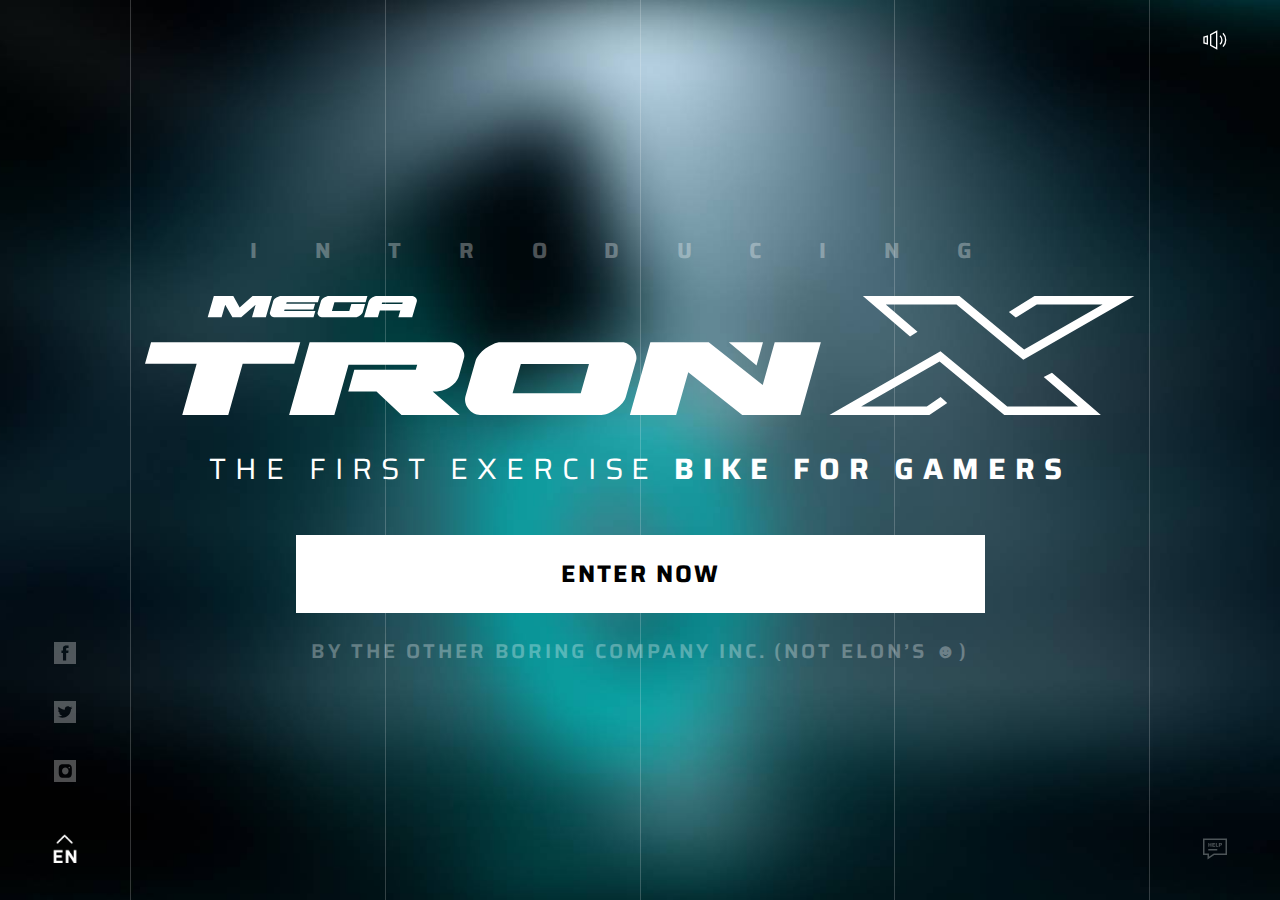
<file: index.html>
<!doctype html>
<html lang="en">

<head>
    <!-- Required meta tags -->
    <meta charset="utf-8">
    <meta name="viewport" content="width=device-width, initial-scale=1, shrink-to-fit=no">

    <!-- Bootstrap CSS -->
    <link rel="stylesheet" href="css/style.css">
    <title>Tronx</title>
</head>

<body>
    <section class="wrapper">
        <main class="site-main">
            <section class="site-left-bar">
                <div class="site-logo">
                    <a href="index.html">
                        <!-- <img src="images/tronx.svg" alt="Tronx" title="Tronx"> -->
                        <svg xmlns="http://www.w3.org/2000/svg" viewBox="0 0 65 25" width="65" height="25">
                            <path fill="none" stroke="#ffffff" stroke-width="2" id="Layer" class="shp0"
                                d="M18 8L9.66 1L27.42 1L41.38 12.34L61.5 1L43.92 1L39 4" />
                            <path fill="none" stroke="#ffffff" stroke-width="2" id="Layer" class="shp0"
                                d="M47 17L55.34 24L37.57 24L23.62 12.66L3.5 24L21.08 24L24 22" />
                        </svg>
                    </a>
                </div>
                <div class="site-left-btm">
                    <div class="social-links">
                        <ul>
                            <li>
                                <a href="javascript:void(0);">
                                    <svg width="30" height="30" viewBox="0 0 30 30" fill="none"
                                        xmlns="http://www.w3.org/2000/svg">
                                        <path opacity="0.3" fill-rule="evenodd" clip-rule="evenodd"
                                            d="M0 0V30H30V0H0ZM19.8464 8.25607H17.5015C17.0371 8.25607 16.5684 8.73607 16.5684 9.09317V11.4842H19.8418C19.71 13.3176 19.4394 14.9942 19.4394 14.9942H16.5516V25.3846H12.2484V14.9931H10.1536V11.4967H12.2484V8.63802C12.2484 8.1153 12.1425 4.61545 16.6575 4.61545H19.8465V8.25607H19.8464Z"
                                            fill="white" />
                                    </svg>
                                </a>
                            </li>
                            <li>
                                <a href="javascript:void(0);">
                                    <svg width="30" height="30" viewBox="0 0 30 30" fill="none"
                                        xmlns="http://www.w3.org/2000/svg">
                                        <path opacity="0.3" fill-rule="evenodd" clip-rule="evenodd"
                                            d="M30 0H0V30H30V0ZM25.1351 9.11608C24.5793 9.89561 23.8651 10.5639 23.0717 11.1209V11.6404C23.0717 16.8006 18.9068 22.7027 11.2516 22.7027C8.87141 22.7027 6.68919 22.0716 4.86486 20.958C5.18159 20.9952 5.49989 21.0324 5.85621 21.0324C7.80089 21.0324 9.58562 20.4013 11.014 19.3617C9.18813 19.3245 7.64094 18.2112 7.12627 16.6517L7.21812 16.6644C7.45724 16.6968 7.67261 16.7261 7.91966 16.7261C8.27597 16.7261 8.67346 16.6517 8.99018 16.5777C7.08668 16.2063 5.65826 14.6472 5.65826 12.754V12.7172C6.2141 13.0141 6.88714 13.1626 7.56176 13.1994C6.41206 12.4943 5.69785 11.3062 5.69785 9.97004C5.69785 9.22772 5.8958 8.55944 6.2537 8.0028C8.31556 10.3414 11.4099 11.9005 14.8606 12.0861C14.7815 11.7888 14.7419 11.4919 14.7419 11.195C14.7419 9.04204 16.6058 7.2973 18.9068 7.2973C19.583 7.2973 20.2212 7.44101 20.7913 7.70825C21.2252 7.91134 21.6195 8.18571 21.9616 8.52222C22.8737 8.33654 23.7859 8.0028 24.5793 7.55701C24.2626 8.48501 23.6275 9.22772 22.755 9.71033C23.5879 9.6359 24.4209 9.4134 25.1351 9.11608Z"
                                            fill="white" />
                                    </svg>
                                </a>
                            </li>
                            <li>
                                <a href="javascript:void(0);">
                                    <svg width="30" height="30" viewBox="0 0 30 30" fill="none"
                                        xmlns="http://www.w3.org/2000/svg">
                                        <path opacity="0.3" fill-rule="evenodd" clip-rule="evenodd"
                                            d="M30 0H0V30H30V0ZM22.831 7.23672C23.8667 8.31913 24.185 9.65094 24.2641 11.1494C24.3449 12.6899 24.3449 17.3101 24.2641 18.8506C24.185 20.3491 23.8667 21.6393 22.831 22.7633C22.3369 23.2803 21.7874 23.6263 21.1935 23.8556C20.5427 24.1066 19.8379 24.2182 19.0889 24.2618C17.6145 24.3453 13.1963 24.3453 11.7219 24.2618C10.2887 24.1786 9.05511 23.8457 7.97984 22.7633C7.20228 21.9192 6.82855 20.9817 6.65752 19.9322C6.60051 19.5842 6.56567 19.2239 6.54666 18.8506C6.4659 17.3101 6.4659 12.6899 6.54666 11.1494C6.58625 10.3909 6.68761 9.67509 6.91248 9.01235C7.1326 8.36624 7.46833 7.77119 7.97984 7.23672C9.05511 6.15432 10.2887 5.82137 11.7219 5.73823C13.1963 5.65469 17.6145 5.65469 19.0889 5.73823C20.5221 5.82137 21.7953 6.15432 22.831 7.23672ZM21.9711 10.3378C21.9711 10.9816 21.4722 11.5034 20.8562 11.5034C20.5712 11.5034 20.3114 11.3917 20.1135 11.2076C19.8855 10.9942 19.7413 10.6835 19.7413 10.3378C19.7413 9.6941 20.2402 9.1723 20.8562 9.1723C21.4722 9.1723 21.9711 9.6941 21.9711 10.3378ZM19.8649 15C19.8649 17.575 17.8679 19.6622 15.4054 19.6622C12.9429 19.6622 10.9459 17.575 10.9459 15C10.9459 12.425 12.9429 10.3378 15.4054 10.3378C17.8679 10.3378 19.8649 12.425 19.8649 15Z"
                                            fill="white" />
                                    </svg>

                                </a>
                            </li>
                        </ul>
                    </div>
                    <div class="site-lang">
                        <a href="javascript:void(0);"><img src="images/lang.png"></a>
                    </div>
                </div>
            </section>
            <section class="site-content d-flex align-items-center justify-content-center">
                <section class="grid-layout-style">
                    <div></div>
                    <div></div>
                    <div></div>
                    <div></div>
                    <div></div>
                </section>
                <section class="main-screen text-center">
                    <h6>introducing</h6>
                    <img src="images/tronx-big.svg" class="main-desktop-logo" alt="Tronx" title="Tronx">
                    <img src="images/tronx-sm.svg" class="main-mobile-logo" alt="Tronx" title="Tronx">
                    <h1>the First Exercise <span>BIKE for gamers</span></h1>
                    <div class="enter-now-sec">
                        <a href="javascript:void(0);" class="primary-btn welcome-modal-trgt"><span>Enter Now</span></a>
                        <p>by the other boring Company INC. (Not elon’s ☻)</p>
                    </div>
                </section>
                <div class="social-links mobile-social-link">
                    <ul class="d-flex align-items-center justify-content-center">
                        <li>
                            <a href="javascript:void(0);">
                                <svg width="30" height="30" viewBox="0 0 30 30" fill="none"
                                    xmlns="http://www.w3.org/2000/svg">
                                    <path opacity="0.3" fill-rule="evenodd" clip-rule="evenodd"
                                        d="M0 0V30H30V0H0ZM19.8464 8.25607H17.5015C17.0371 8.25607 16.5684 8.73607 16.5684 9.09317V11.4842H19.8418C19.71 13.3176 19.4394 14.9942 19.4394 14.9942H16.5516V25.3846H12.2484V14.9931H10.1536V11.4967H12.2484V8.63802C12.2484 8.1153 12.1425 4.61545 16.6575 4.61545H19.8465V8.25607H19.8464Z"
                                        fill="white" />
                                </svg>
                            </a>
                        </li>
                        <li>
                            <a href="javascript:void(0);">
                                <svg width="30" height="30" viewBox="0 0 30 30" fill="none"
                                    xmlns="http://www.w3.org/2000/svg">
                                    <path opacity="0.3" fill-rule="evenodd" clip-rule="evenodd"
                                        d="M30 0H0V30H30V0ZM25.1351 9.11608C24.5793 9.89561 23.8651 10.5639 23.0717 11.1209V11.6404C23.0717 16.8006 18.9068 22.7027 11.2516 22.7027C8.87141 22.7027 6.68919 22.0716 4.86486 20.958C5.18159 20.9952 5.49989 21.0324 5.85621 21.0324C7.80089 21.0324 9.58562 20.4013 11.014 19.3617C9.18813 19.3245 7.64094 18.2112 7.12627 16.6517L7.21812 16.6644C7.45724 16.6968 7.67261 16.7261 7.91966 16.7261C8.27597 16.7261 8.67346 16.6517 8.99018 16.5777C7.08668 16.2063 5.65826 14.6472 5.65826 12.754V12.7172C6.2141 13.0141 6.88714 13.1626 7.56176 13.1994C6.41206 12.4943 5.69785 11.3062 5.69785 9.97004C5.69785 9.22772 5.8958 8.55944 6.2537 8.0028C8.31556 10.3414 11.4099 11.9005 14.8606 12.0861C14.7815 11.7888 14.7419 11.4919 14.7419 11.195C14.7419 9.04204 16.6058 7.2973 18.9068 7.2973C19.583 7.2973 20.2212 7.44101 20.7913 7.70825C21.2252 7.91134 21.6195 8.18571 21.9616 8.52222C22.8737 8.33654 23.7859 8.0028 24.5793 7.55701C24.2626 8.48501 23.6275 9.22772 22.755 9.71033C23.5879 9.6359 24.4209 9.4134 25.1351 9.11608Z"
                                        fill="white" />
                                </svg>
                            </a>
                        </li>
                        <li>
                            <a href="javascript:void(0);">
                                <svg width="30" height="30" viewBox="0 0 30 30" fill="none"
                                    xmlns="http://www.w3.org/2000/svg">
                                    <path opacity="0.3" fill-rule="evenodd" clip-rule="evenodd"
                                        d="M30 0H0V30H30V0ZM22.831 7.23672C23.8667 8.31913 24.185 9.65094 24.2641 11.1494C24.3449 12.6899 24.3449 17.3101 24.2641 18.8506C24.185 20.3491 23.8667 21.6393 22.831 22.7633C22.3369 23.2803 21.7874 23.6263 21.1935 23.8556C20.5427 24.1066 19.8379 24.2182 19.0889 24.2618C17.6145 24.3453 13.1963 24.3453 11.7219 24.2618C10.2887 24.1786 9.05511 23.8457 7.97984 22.7633C7.20228 21.9192 6.82855 20.9817 6.65752 19.9322C6.60051 19.5842 6.56567 19.2239 6.54666 18.8506C6.4659 17.3101 6.4659 12.6899 6.54666 11.1494C6.58625 10.3909 6.68761 9.67509 6.91248 9.01235C7.1326 8.36624 7.46833 7.77119 7.97984 7.23672C9.05511 6.15432 10.2887 5.82137 11.7219 5.73823C13.1963 5.65469 17.6145 5.65469 19.0889 5.73823C20.5221 5.82137 21.7953 6.15432 22.831 7.23672ZM21.9711 10.3378C21.9711 10.9816 21.4722 11.5034 20.8562 11.5034C20.5712 11.5034 20.3114 11.3917 20.1135 11.2076C19.8855 10.9942 19.7413 10.6835 19.7413 10.3378C19.7413 9.6941 20.2402 9.1723 20.8562 9.1723C21.4722 9.1723 21.9711 9.6941 21.9711 10.3378ZM19.8649 15C19.8649 17.575 17.8679 19.6622 15.4054 19.6622C12.9429 19.6622 10.9459 17.575 10.9459 15C10.9459 12.425 12.9429 10.3378 15.4054 10.3378C17.8679 10.3378 19.8649 12.425 19.8649 15Z"
                                        fill="white" />
                                </svg>

                            </a>
                        </li>
                    </ul>
                </div>
            </section>
            <section class="site-right-bar">
                <div class="sound-effect">
                    <a href="javascript:void(0);" class="mute"><img src="images/speaker.svg"></a>
                    <a href="javascript:void(0);" class="unmute"><img src="images/unmute.svg"></a>
                </div>
                <div class="support">
                    <a href="javascript:void(0);">
                        <svg width="32" height="28" viewBox="0 0 32 28" fill="none" xmlns="http://www.w3.org/2000/svg">
                            <path class="chat" d="M7 15H19" stroke="#4D5558" stroke-width="2" />
                            <path class="chat"
                                d="M14.4453 21.1679L7 26.1315V22V21H6H1V1H31V21H15H14.6972L14.4453 21.1679Z"
                                stroke="#4D5558" stroke-width="2" />
                            <path class="chat-text"
                                d="M10.0429 11V8.975H8.39292V11H7.08792V5.84H8.39292V7.85H10.0429V5.84H11.3479V11H10.0429ZM12.4276 11V5.84H16.0876V6.8975H13.7326V7.865H15.7276V8.9225H13.7326V9.9425H16.0876V11H12.4276ZM17.0419 11V5.84H18.3469V9.89H20.3944V11H17.0419ZM21.1142 5.84H23.5667C24.0267 5.84 24.3742 5.9075 24.6092 6.0425C24.8442 6.1775 24.9992 6.3675 25.0742 6.6125C25.1542 6.8575 25.1942 7.185 25.1942 7.595C25.1942 7.98 25.1567 8.295 25.0817 8.54C25.0117 8.785 24.8567 8.98 24.6167 9.125C24.3817 9.27 24.0317 9.3425 23.5667 9.3425H22.4192V11H21.1142V5.84ZM23.0267 8.3C23.2917 8.3 23.4817 8.285 23.5967 8.255C23.7117 8.22 23.7867 8.1575 23.8217 8.0675C23.8567 7.9725 23.8742 7.815 23.8742 7.595C23.8742 7.375 23.8567 7.22 23.8217 7.13C23.7867 7.035 23.7117 6.9725 23.5967 6.9425C23.4867 6.9075 23.2967 6.89 23.0267 6.89H22.4192V8.3H23.0267Z"
                                fill="#4D5558" />
                        </svg>
                    </a>
                </div>
            </section>
        </main>
    </section>
    <!-- welcome modal -->
    <section class="welcome-modal modal">
        <div class="modal-dialog">
            <div class="modal-content text-center">
                <span class="close-modal">
                    <img src="images/close.svg" alt="close">
                </span>
                <h2>WELCOME</h2>
                <p>Input your invitation code to explore the MegaTronX features</p>
                <input type="email" name="email" placeholder="input email or invitation code" class="form-control">
                <div class="field-error">We cannot recognize this code or the code was already used.
                    <span>Please check your code.</span></div>
                <a href="javascript:void(0);" class="primary-btn"><span>Enter Now</span></a>
            </div>
        </div>
    </section>
    <!-- scripts -->
    <script src="https://ajax.googleapis.com/ajax/libs/jquery/3.5.1/jquery.min.js"></script>
    <script type="text/javascript" src="js/script.js"></script>
</body>

</html>
</file>
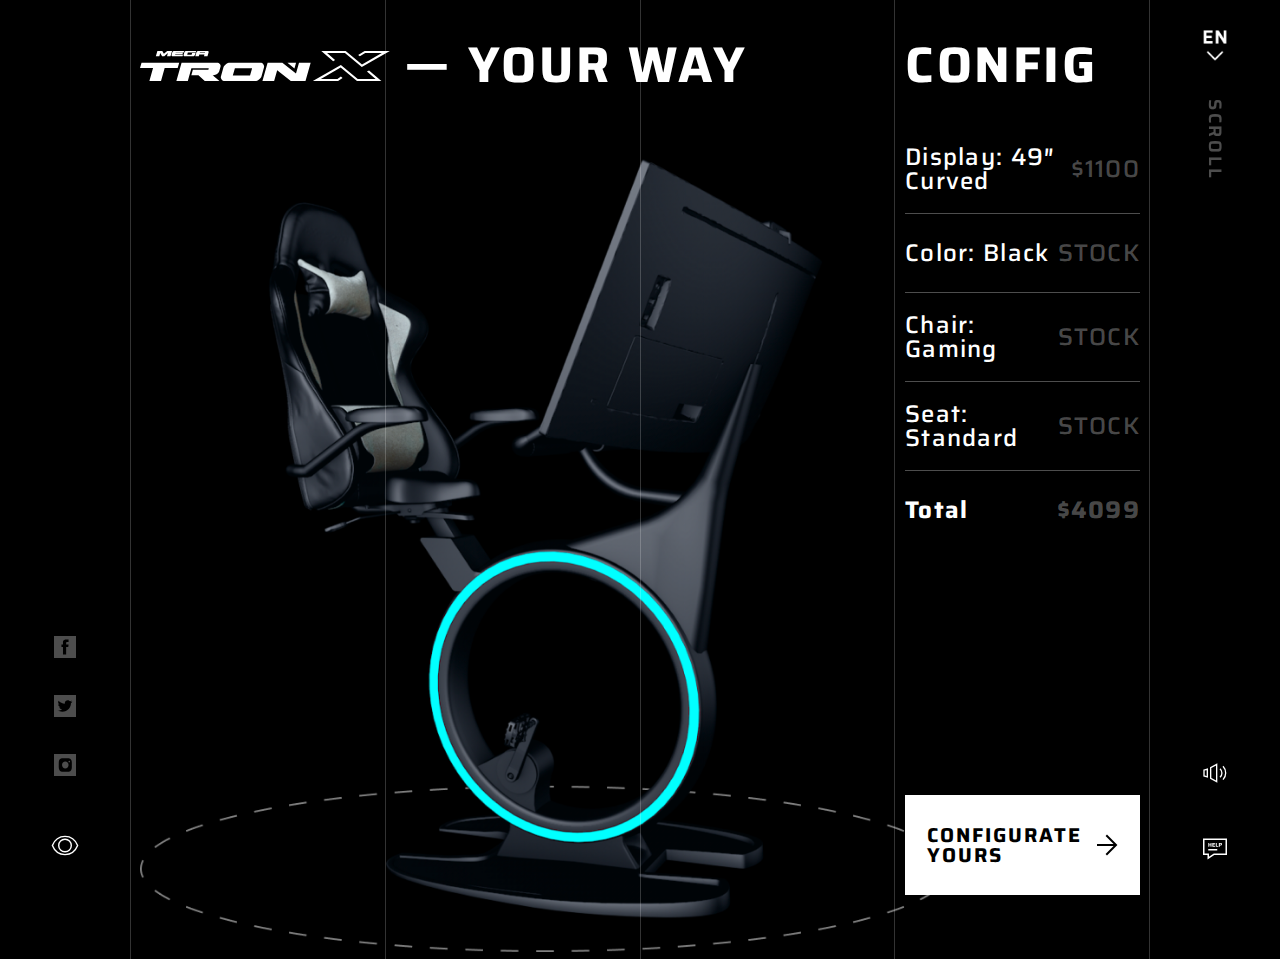
<file: config-share.html>
<!doctype html>
<html lang="en">

<head>
    <!-- Required meta tags -->
    <meta charset="utf-8">
    <meta name="viewport" content="width=device-width, initial-scale=1, shrink-to-fit=no">
    <meta http-​equiv="ScreenOrientation" content="autoRotate:disabled">
    <!-- Bootstrap CSS -->
    <link rel="stylesheet" type="text/css" href="css/fullpage.css" />
    <link rel="stylesheet" href="css/style.css">
    <title>Tronx</title>
</head>

<body>
    <section class="wrapper">
        <main class="site-main no-bg site-sliders">
            <section class="site-left-bar">
                <div class="site-logo">
                    <a href="index.html">
                       <svg class="mobile-logo" xmlns="http://www.w3.org/2000/svg" viewBox="0 0 164 20" width="164" height="20">
                            <style>
                                tspan { white-space:pre }
                                .shp0 { fill: #ffffff } 
                            </style>
                            <path id="Layer" class="shp0" d="M20.34 3.56L18.01 3.56L18.62 1.46L16.19 3.56L14.71 3.56L13.5 1.46L12.89 3.56L10.55 3.56L11.59 0L14.86 0L15.93 1.92L18.11 0L21.38 0L20.34 3.56Z" />
                            <path id="Layer" class="shp0" d="M29.41 0L29.1 1.05L23.85 1.05L23.78 1.3L28.63 1.3L28.35 2.27L23.5 2.27L23.42 2.51L28.68 2.51L28.37 3.56L21.71 3.56C21.6 3.56 21.5 3.53 21.41 3.48C21.32 3.43 21.24 3.36 21.18 3.28C21.11 3.2 21.06 3.11 21.04 3.02C21 2.92 21 2.83 21.03 2.74L21.6 0.8C21.63 0.68 21.69 0.58 21.79 0.48C21.89 0.38 22 0.3 22.13 0.23C22.25 0.16 22.39 0.1 22.53 0.06C22.68 0.03 22.81 0 22.94 0L29.41 0Z" />
                            <path id="Layer" class="shp0" d="M37.06 1.34L34.73 1.34L34.39 2.51L31.47 2.51L31.89 1.05L37.14 1.05L37.44 0L30.97 0C30.85 0 30.72 0.03 30.58 0.06C30.43 0.1 30.3 0.16 30.17 0.23C30.04 0.3 29.93 0.38 29.83 0.48C29.73 0.58 29.66 0.68 29.64 0.8L29.07 2.74C29.04 2.83 29.04 2.92 29.07 3.02C29.1 3.11 29.15 3.2 29.21 3.28C29.28 3.36 29.36 3.43 29.45 3.48C29.54 3.53 29.64 3.56 29.74 3.56L35.43 3.56C35.55 3.56 35.67 3.53 35.8 3.47C35.93 3.41 36.06 3.34 36.18 3.26C36.3 3.17 36.4 3.07 36.49 2.97C36.58 2.86 36.64 2.76 36.67 2.66L37.06 1.34Z" />
                            <path id="Layer" fill-rule="evenodd" class="shp0" d="M36.87 3.56L37.65 0.9C37.67 0.81 37.72 0.7 37.82 0.59C37.91 0.49 38.01 0.4 38.13 0.31C38.25 0.22 38.38 0.15 38.51 0.09C38.64 0.03 38.77 0 38.9 0L45.02 0C45.13 0 45.24 0.03 45.34 0.09C45.44 0.15 45.53 0.22 45.6 0.31C45.67 0.4 45.72 0.49 45.76 0.59C45.78 0.7 45.78 0.81 45.76 0.91L44.98 3.56L42.65 3.56L42.98 2.42L39.53 2.42L39.2 3.56L36.87 3.56ZM39.93 1.07L39.85 1.35L43.31 1.35L43.39 1.07L39.93 1.07Z" />
                            <path id="Layer" class="shp0" d="M6.27 20L14.01 20L16.44 11.4L25.12 11.4L26.14 7.78L1.02 7.78L0 11.4L8.7 11.4L6.27 20Z" />
                            <path id="Layer" class="shp0" d="M27.71 7.78L24.26 20L31.88 20L34.26 11.54L45.83 11.54L45.59 12.42L35.24 12.42L34.22 16.04L38.97 16.04L43.18 20L52.98 20L48.43 16.04L49.14 16.04C49.45 16.04 49.79 16 50.19 15.87C50.58 15.73 50.94 15.56 51.29 15.34C51.64 15.12 51.96 14.83 52.25 14.53C52.51 14.22 52.7 13.89 52.83 13.49L53.72 10.35C53.79 10.09 53.76 9.8 53.68 9.49C53.57 9.18 53.42 8.92 53.2 8.66C52.98 8.41 52.72 8.22 52.42 8.04C52.12 7.87 51.81 7.78 51.51 7.78L27.71 7.78Z" />
                            <path id="Layer" fill-rule="evenodd" class="shp0" d="M80.38 17.98C80.08 18.33 79.71 18.66 79.32 18.97C78.93 19.27 78.5 19.52 78.06 19.71C77.63 19.91 77.22 20 76.83 20L56.41 20C56.02 20 55.65 19.91 55.31 19.71C54.96 19.52 54.66 19.27 54.44 18.97C54.2 18.66 54.03 18.33 53.94 17.96C53.85 17.6 53.85 17.25 53.94 16.9L55.65 10.9C55.74 10.55 55.96 10.2 56.26 9.82C56.57 9.47 56.91 9.14 57.3 8.83C57.69 8.52 58.13 8.28 58.58 8.09C59.04 7.89 59.47 7.78 59.86 7.78L80.28 7.78C80.67 7.78 81.01 7.89 81.36 8.09C81.69 8.28 81.97 8.52 82.18 8.83C82.4 9.14 82.58 9.47 82.66 9.82C82.75 10.2 82.77 10.55 82.68 10.85L80.97 16.92C80.88 17.27 80.69 17.63 80.38 17.98ZM63.27 11.45L61.88 16.35L73.36 16.35L74.74 11.45L63.27 11.45Z" />
                            <path id="Layer" fill-rule="evenodd" class="shp0" d="M81.63 20L85.08 7.78L94.91 7.78L103.99 14.97L106.01 7.78L113.78 7.78L110.33 20L100.55 20L91.46 12.81L89.42 20L81.63 20ZM98.29 7.78L104.04 7.78L102.95 11.67L98.29 7.78Z" />
                            <g id="Layer">
                                <path id="Layer" class="shp0" d="M134.89 0L118.63 0L126.58 6.78L127.83 6L122.48 1.43L134.39 1.43L145.64 10.73L164.33 0L147.52 0L143.21 2.68L144.36 3.62L147.92 1.43L158.99 1.43L145.78 9.01L134.89 0Z" />
                                <path id="Layer" fill-rule="evenodd" class="shp0" d="M131.55 10.99L118.35 18.57L129.4 18.57L131.72 16.99L132.84 17.98L129.83 20L113 20L131.69 9.27L142.94 18.57L154.85 18.57L149.07 13.63L150.47 12.92L158.7 20L142.44 20L131.55 10.99ZM131.67 9.52L131.67 9.52L142.87 18.78L131.67 9.52ZM129.76 19.8L129.77 19.8L132.5 17.96L131.7 17.24L131.7 17.24L132.5 17.96L129.76 19.8ZM158.15 19.8L158.15 19.8L150.44 13.16L150.44 13.16L158.15 19.8ZM117.58 18.78L131.57 10.75L117.58 18.78Z" />
                            </g>
                        </svg>
                        <svg class="desktop-logo" xmlns="http://www.w3.org/2000/svg" viewBox="0 0 65 25" width="65" height="25">
                            <path fill="none" stroke="#ffffff" stroke-width="2" id="Layer"
                                d="M18 8L9.66 1L27.42 1L41.38 12.34L61.5 1L43.92 1L39 4" />
                            <path fill="none" stroke="#ffffff" stroke-width="2" id="Layer"
                                d="M47 17L55.34 24L37.57 24L23.62 12.66L3.5 24L21.08 24L24 22" />
                        </svg>
                    </a>
                </div>
                <div class="site-left-btm">
                    <div class="social-links">
                        <ul>
                            <li>
                                <a href="javascript:void(0);">
                                    <svg width="30" height="30" viewBox="0 0 30 30" fill="none"
                                        xmlns="http://www.w3.org/2000/svg">
                                        <path opacity="0.3" fill-rule="evenodd" clip-rule="evenodd"
                                            d="M0 0V30H30V0H0ZM19.8464 8.25607H17.5015C17.0371 8.25607 16.5684 8.73607 16.5684 9.09317V11.4842H19.8418C19.71 13.3176 19.4394 14.9942 19.4394 14.9942H16.5516V25.3846H12.2484V14.9931H10.1536V11.4967H12.2484V8.63802C12.2484 8.1153 12.1425 4.61545 16.6575 4.61545H19.8465V8.25607H19.8464Z"
                                            fill="white" />
                                    </svg>
                                </a>
                            </li>
                            <li>
                                <a href="javascript:void(0);">
                                    <svg width="30" height="30" viewBox="0 0 30 30" fill="none"
                                        xmlns="http://www.w3.org/2000/svg">
                                        <path opacity="0.3" fill-rule="evenodd" clip-rule="evenodd"
                                            d="M30 0H0V30H30V0ZM25.1351 9.11608C24.5793 9.89561 23.8651 10.5639 23.0717 11.1209V11.6404C23.0717 16.8006 18.9068 22.7027 11.2516 22.7027C8.87141 22.7027 6.68919 22.0716 4.86486 20.958C5.18159 20.9952 5.49989 21.0324 5.85621 21.0324C7.80089 21.0324 9.58562 20.4013 11.014 19.3617C9.18813 19.3245 7.64094 18.2112 7.12627 16.6517L7.21812 16.6644C7.45724 16.6968 7.67261 16.7261 7.91966 16.7261C8.27597 16.7261 8.67346 16.6517 8.99018 16.5777C7.08668 16.2063 5.65826 14.6472 5.65826 12.754V12.7172C6.2141 13.0141 6.88714 13.1626 7.56176 13.1994C6.41206 12.4943 5.69785 11.3062 5.69785 9.97004C5.69785 9.22772 5.8958 8.55944 6.2537 8.0028C8.31556 10.3414 11.4099 11.9005 14.8606 12.0861C14.7815 11.7888 14.7419 11.4919 14.7419 11.195C14.7419 9.04204 16.6058 7.2973 18.9068 7.2973C19.583 7.2973 20.2212 7.44101 20.7913 7.70825C21.2252 7.91134 21.6195 8.18571 21.9616 8.52222C22.8737 8.33654 23.7859 8.0028 24.5793 7.55701C24.2626 8.48501 23.6275 9.22772 22.755 9.71033C23.5879 9.6359 24.4209 9.4134 25.1351 9.11608Z"
                                            fill="white" />
                                    </svg>
                                </a>
                            </li>
                            <li>
                                <a href="javascript:void(0);">
                                    <svg width="30" height="30" viewBox="0 0 30 30" fill="none"
                                        xmlns="http://www.w3.org/2000/svg">
                                        <path opacity="0.3" fill-rule="evenodd" clip-rule="evenodd"
                                            d="M30 0H0V30H30V0ZM22.831 7.23672C23.8667 8.31913 24.185 9.65094 24.2641 11.1494C24.3449 12.6899 24.3449 17.3101 24.2641 18.8506C24.185 20.3491 23.8667 21.6393 22.831 22.7633C22.3369 23.2803 21.7874 23.6263 21.1935 23.8556C20.5427 24.1066 19.8379 24.2182 19.0889 24.2618C17.6145 24.3453 13.1963 24.3453 11.7219 24.2618C10.2887 24.1786 9.05511 23.8457 7.97984 22.7633C7.20228 21.9192 6.82855 20.9817 6.65752 19.9322C6.60051 19.5842 6.56567 19.2239 6.54666 18.8506C6.4659 17.3101 6.4659 12.6899 6.54666 11.1494C6.58625 10.3909 6.68761 9.67509 6.91248 9.01235C7.1326 8.36624 7.46833 7.77119 7.97984 7.23672C9.05511 6.15432 10.2887 5.82137 11.7219 5.73823C13.1963 5.65469 17.6145 5.65469 19.0889 5.73823C20.5221 5.82137 21.7953 6.15432 22.831 7.23672ZM21.9711 10.3378C21.9711 10.9816 21.4722 11.5034 20.8562 11.5034C20.5712 11.5034 20.3114 11.3917 20.1135 11.2076C19.8855 10.9942 19.7413 10.6835 19.7413 10.3378C19.7413 9.6941 20.2402 9.1723 20.8562 9.1723C21.4722 9.1723 21.9711 9.6941 21.9711 10.3378ZM19.8649 15C19.8649 17.575 17.8679 19.6622 15.4054 19.6622C12.9429 19.6622 10.9459 17.575 10.9459 15C10.9459 12.425 12.9429 10.3378 15.4054 10.3378C17.8679 10.3378 19.8649 12.425 19.8649 15Z"
                                            fill="white" />
                                    </svg>
                                </a>
                            </li>
                        </ul>
                    </div>
                    <div class="view">
                        <a href="javascript:void(0);" class="hide"><img src="images/view.svg"></a>
                        <a href="javascript:void(0);" class="show"><img src="images/hide.svg"></a>
                    </div>
                </div>
            </section>
            
            <section class="site-content"><!-- border-style -->
                <section class="grid-layout-style">
                    <div></div>
                    <div></div>
                    <div></div>
                    <div></div>
                    <div></div>
                </section>
                <section class="customize-sec">
                    <div class="detail-content d-flex flex-wrap">
                        <div class="product-view">
                            <h1><img src="images/tronx-big.svg"> — Your Way</h1>
                            <div class="pro-img lg-view text-center">
                                <img src="images/tronx-chair.png" alt="MegaTronX" title="MegaTronX">
                            </div>
                        </div>
                        <div class="product-info">
                            <div class="config-sec">
                                <h2>config</h2>
                                <div class="config-info">
                                    <div class="config-table">
                                        <div class="config-row d-flex align-items-center">
                                            <div class="config-col">
                                                <label class="c-name">Display: 49″ Curved</label>
                                            </div>
                                            <div class="config-col">
                                                <span class="c-info">$1100</span>
                                            </div>
                                        </div>
                                        <div class="config-row d-flex align-items-center">
                                            <div class="config-col">
                                                <label class="c-name">Color: Black</label>
                                            </div>
                                            <div class="config-col">
                                                <span class="c-info">STOCK</span>
                                            </div>
                                        </div>
                                        <div class="config-row d-flex align-items-center">
                                            <div class="config-col">
                                                <label class="c-name">Chair: Gaming</label>
                                            </div>
                                            <div class="config-col">
                                                <span class="c-info">STOCK</span>
                                            </div>
                                        </div>
                                        <div class="config-row d-flex align-items-center">
                                            <div class="config-col">
                                                <label class="c-name">Seat: Standard</label>
                                            </div>
                                            <div class="config-col">
                                                <span class="c-info">STOCK</span>
                                            </div>
                                        </div>
                                        <div class="config-row d-flex align-items-center">
                                            <div class="config-col">
                                                <label class="c-total">Total</label>
                                            </div>
                                            <div class="config-col">
                                                <span class="c-total-price">$4099</span>
                                            </div>
                                        </div>
                                    </div>
                                    <a href="javascript:void(0);" class="primary-btn">
                                        configurate yours 
                                        <svg width="21" height="22" viewBox="0 0 21 22" fill="none" xmlns="http://www.w3.org/2000/svg">
                                            <path d="M10 2L19 11L10 20" stroke="black" stroke-width="2" stroke-linecap="square"/>
                                            <path d="M18 11H1" stroke="black" stroke-width="2" stroke-linecap="square"/>
                                        </svg>
                                    </a>
                                </div>
                            </div>
                        </div>
                    </div>
                </section>
            </section>

            <section class="site-right-bar">
                <div class="site-lang">
                    <a href="javascript:void(0);"><img src="images/lang-1.png"></a>
                    <span class="scroll-txt">scroll</span>
                </div>
                <div class="site-right-btm">
                    <div class="sound-effect">
                        <a href="javascript:void(0);" class="mute"><img src="images/speaker.svg"></a>
                        <a href="javascript:void(0);" class="unmute"><img src="images/unmute.svg"></a>
                    </div>
                    <div class="support">
                        <a href="javascript:void(0);">
                            <svg width="32" height="28" viewBox="0 0 32 28" fill="none" xmlns="http://www.w3.org/2000/svg">
                                <path class="chat" d="M7 15H19" stroke="#ffffff" stroke-width="2" />
                                <path class="chat"
                                    d="M14.4453 21.1679L7 26.1315V22V21H6H1V1H31V21H15H14.6972L14.4453 21.1679Z"
                                    stroke="#ffffff" stroke-width="2" />
                                <path class="chat-text"
                                    d="M10.0429 11V8.975H8.39292V11H7.08792V5.84H8.39292V7.85H10.0429V5.84H11.3479V11H10.0429ZM12.4276 11V5.84H16.0876V6.8975H13.7326V7.865H15.7276V8.9225H13.7326V9.9425H16.0876V11H12.4276ZM17.0419 11V5.84H18.3469V9.89H20.3944V11H17.0419ZM21.1142 5.84H23.5667C24.0267 5.84 24.3742 5.9075 24.6092 6.0425C24.8442 6.1775 24.9992 6.3675 25.0742 6.6125C25.1542 6.8575 25.1942 7.185 25.1942 7.595C25.1942 7.98 25.1567 8.295 25.0817 8.54C25.0117 8.785 24.8567 8.98 24.6167 9.125C24.3817 9.27 24.0317 9.3425 23.5667 9.3425H22.4192V11H21.1142V5.84ZM23.0267 8.3C23.2917 8.3 23.4817 8.285 23.5967 8.255C23.7117 8.22 23.7867 8.1575 23.8217 8.0675C23.8567 7.9725 23.8742 7.815 23.8742 7.595C23.8742 7.375 23.8567 7.22 23.8217 7.13C23.7867 7.035 23.7117 6.9725 23.5967 6.9425C23.4867 6.9075 23.2967 6.89 23.0267 6.89H22.4192V8.3H23.0267Z"
                                    fill="#ffffff" />
                            </svg>
                        </a>
                    </div>
                </div>
            </section>
        </main>
    </section>
    <!-- scripts -->
    <script src="https://ajax.googleapis.com/ajax/libs/jquery/3.5.1/jquery.min.js"></script>
    <script type="text/javascript" src="js/fullpage.js"></script>
    <script type="text/javascript" src="js/slick.js"></script>
    <script type="text/javascript" src="js/script.js"></script>
</body>

</html>
</file>
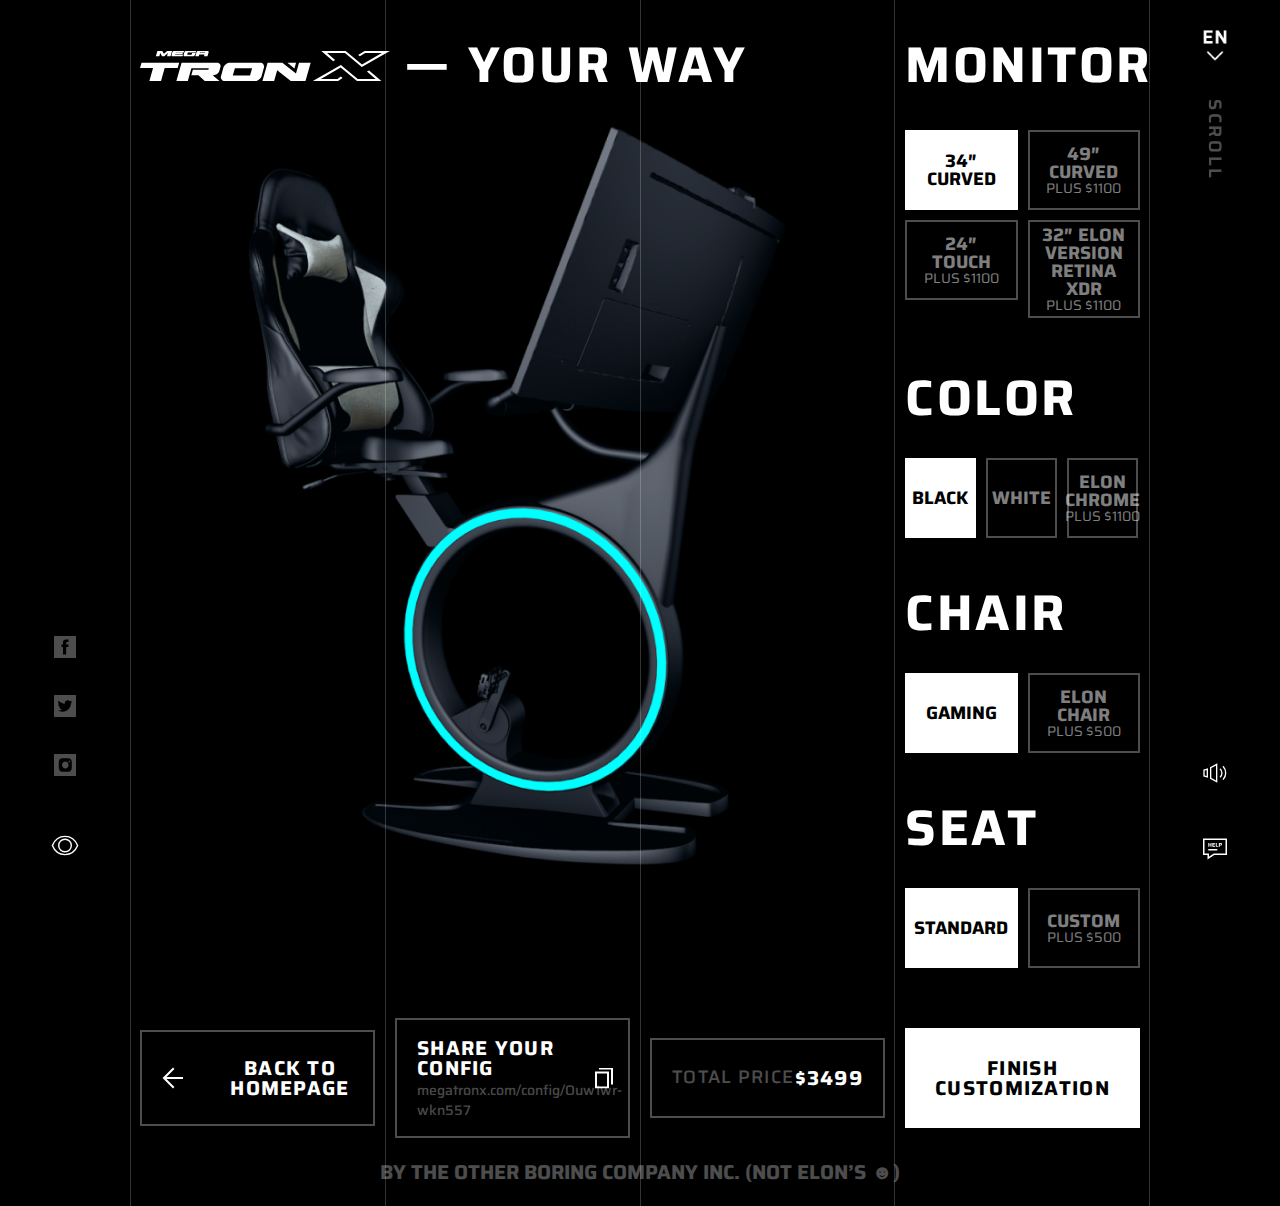
<file: customize.html>
<!doctype html>
<html lang="en">

<head>
    <!-- Required meta tags -->
    <meta charset="utf-8">
    <meta name="viewport" content="width=device-width, initial-scale=1, shrink-to-fit=no">
    <meta http-​equiv="ScreenOrientation" content="autoRotate:disabled">
    <!-- Bootstrap CSS -->
    <link rel="stylesheet" type="text/css" href="css/fullpage.css" />
    <link rel="stylesheet" href="css/style.css">
    <title>Tronx</title>
</head>

<body>
    <section class="wrapper">
        <main class="site-main no-bg site-sliders">
            <section class="site-left-bar">
                <div class="site-logo">
                    <a href="index.html">
                       <svg class="mobile-logo" xmlns="http://www.w3.org/2000/svg" viewBox="0 0 164 20" width="164" height="20">
                            <style>
                                tspan { white-space:pre }
                                .shp0 { fill: #ffffff } 
                            </style>
                            <path id="Layer" class="shp0" d="M20.34 3.56L18.01 3.56L18.62 1.46L16.19 3.56L14.71 3.56L13.5 1.46L12.89 3.56L10.55 3.56L11.59 0L14.86 0L15.93 1.92L18.11 0L21.38 0L20.34 3.56Z" />
                            <path id="Layer" class="shp0" d="M29.41 0L29.1 1.05L23.85 1.05L23.78 1.3L28.63 1.3L28.35 2.27L23.5 2.27L23.42 2.51L28.68 2.51L28.37 3.56L21.71 3.56C21.6 3.56 21.5 3.53 21.41 3.48C21.32 3.43 21.24 3.36 21.18 3.28C21.11 3.2 21.06 3.11 21.04 3.02C21 2.92 21 2.83 21.03 2.74L21.6 0.8C21.63 0.68 21.69 0.58 21.79 0.48C21.89 0.38 22 0.3 22.13 0.23C22.25 0.16 22.39 0.1 22.53 0.06C22.68 0.03 22.81 0 22.94 0L29.41 0Z" />
                            <path id="Layer" class="shp0" d="M37.06 1.34L34.73 1.34L34.39 2.51L31.47 2.51L31.89 1.05L37.14 1.05L37.44 0L30.97 0C30.85 0 30.72 0.03 30.58 0.06C30.43 0.1 30.3 0.16 30.17 0.23C30.04 0.3 29.93 0.38 29.83 0.48C29.73 0.58 29.66 0.68 29.64 0.8L29.07 2.74C29.04 2.83 29.04 2.92 29.07 3.02C29.1 3.11 29.15 3.2 29.21 3.28C29.28 3.36 29.36 3.43 29.45 3.48C29.54 3.53 29.64 3.56 29.74 3.56L35.43 3.56C35.55 3.56 35.67 3.53 35.8 3.47C35.93 3.41 36.06 3.34 36.18 3.26C36.3 3.17 36.4 3.07 36.49 2.97C36.58 2.86 36.64 2.76 36.67 2.66L37.06 1.34Z" />
                            <path id="Layer" fill-rule="evenodd" class="shp0" d="M36.87 3.56L37.65 0.9C37.67 0.81 37.72 0.7 37.82 0.59C37.91 0.49 38.01 0.4 38.13 0.31C38.25 0.22 38.38 0.15 38.51 0.09C38.64 0.03 38.77 0 38.9 0L45.02 0C45.13 0 45.24 0.03 45.34 0.09C45.44 0.15 45.53 0.22 45.6 0.31C45.67 0.4 45.72 0.49 45.76 0.59C45.78 0.7 45.78 0.81 45.76 0.91L44.98 3.56L42.65 3.56L42.98 2.42L39.53 2.42L39.2 3.56L36.87 3.56ZM39.93 1.07L39.85 1.35L43.31 1.35L43.39 1.07L39.93 1.07Z" />
                            <path id="Layer" class="shp0" d="M6.27 20L14.01 20L16.44 11.4L25.12 11.4L26.14 7.78L1.02 7.78L0 11.4L8.7 11.4L6.27 20Z" />
                            <path id="Layer" class="shp0" d="M27.71 7.78L24.26 20L31.88 20L34.26 11.54L45.83 11.54L45.59 12.42L35.24 12.42L34.22 16.04L38.97 16.04L43.18 20L52.98 20L48.43 16.04L49.14 16.04C49.45 16.04 49.79 16 50.19 15.87C50.58 15.73 50.94 15.56 51.29 15.34C51.64 15.12 51.96 14.83 52.25 14.53C52.51 14.22 52.7 13.89 52.83 13.49L53.72 10.35C53.79 10.09 53.76 9.8 53.68 9.49C53.57 9.18 53.42 8.92 53.2 8.66C52.98 8.41 52.72 8.22 52.42 8.04C52.12 7.87 51.81 7.78 51.51 7.78L27.71 7.78Z" />
                            <path id="Layer" fill-rule="evenodd" class="shp0" d="M80.38 17.98C80.08 18.33 79.71 18.66 79.32 18.97C78.93 19.27 78.5 19.52 78.06 19.71C77.63 19.91 77.22 20 76.83 20L56.41 20C56.02 20 55.65 19.91 55.31 19.71C54.96 19.52 54.66 19.27 54.44 18.97C54.2 18.66 54.03 18.33 53.94 17.96C53.85 17.6 53.85 17.25 53.94 16.9L55.65 10.9C55.74 10.55 55.96 10.2 56.26 9.82C56.57 9.47 56.91 9.14 57.3 8.83C57.69 8.52 58.13 8.28 58.58 8.09C59.04 7.89 59.47 7.78 59.86 7.78L80.28 7.78C80.67 7.78 81.01 7.89 81.36 8.09C81.69 8.28 81.97 8.52 82.18 8.83C82.4 9.14 82.58 9.47 82.66 9.82C82.75 10.2 82.77 10.55 82.68 10.85L80.97 16.92C80.88 17.27 80.69 17.63 80.38 17.98ZM63.27 11.45L61.88 16.35L73.36 16.35L74.74 11.45L63.27 11.45Z" />
                            <path id="Layer" fill-rule="evenodd" class="shp0" d="M81.63 20L85.08 7.78L94.91 7.78L103.99 14.97L106.01 7.78L113.78 7.78L110.33 20L100.55 20L91.46 12.81L89.42 20L81.63 20ZM98.29 7.78L104.04 7.78L102.95 11.67L98.29 7.78Z" />
                            <g id="Layer">
                                <path id="Layer" class="shp0" d="M134.89 0L118.63 0L126.58 6.78L127.83 6L122.48 1.43L134.39 1.43L145.64 10.73L164.33 0L147.52 0L143.21 2.68L144.36 3.62L147.92 1.43L158.99 1.43L145.78 9.01L134.89 0Z" />
                                <path id="Layer" fill-rule="evenodd" class="shp0" d="M131.55 10.99L118.35 18.57L129.4 18.57L131.72 16.99L132.84 17.98L129.83 20L113 20L131.69 9.27L142.94 18.57L154.85 18.57L149.07 13.63L150.47 12.92L158.7 20L142.44 20L131.55 10.99ZM131.67 9.52L131.67 9.52L142.87 18.78L131.67 9.52ZM129.76 19.8L129.77 19.8L132.5 17.96L131.7 17.24L131.7 17.24L132.5 17.96L129.76 19.8ZM158.15 19.8L158.15 19.8L150.44 13.16L150.44 13.16L158.15 19.8ZM117.58 18.78L131.57 10.75L117.58 18.78Z" />
                            </g>
                        </svg>
                        <svg class="desktop-logo" xmlns="http://www.w3.org/2000/svg" viewBox="0 0 65 25" width="65" height="25">
                            <path fill="none" stroke="#ffffff" stroke-width="2" id="Layer"
                                d="M18 8L9.66 1L27.42 1L41.38 12.34L61.5 1L43.92 1L39 4" />
                            <path fill="none" stroke="#ffffff" stroke-width="2" id="Layer"
                                d="M47 17L55.34 24L37.57 24L23.62 12.66L3.5 24L21.08 24L24 22" />
                        </svg>
                    </a>
                </div>
                <div class="site-left-btm">
                    <div class="social-links">
                        <ul>
                            <li>
                                <a href="javascript:void(0);">
                                    <svg width="30" height="30" viewBox="0 0 30 30" fill="none"
                                        xmlns="http://www.w3.org/2000/svg">
                                        <path opacity="0.3" fill-rule="evenodd" clip-rule="evenodd"
                                            d="M0 0V30H30V0H0ZM19.8464 8.25607H17.5015C17.0371 8.25607 16.5684 8.73607 16.5684 9.09317V11.4842H19.8418C19.71 13.3176 19.4394 14.9942 19.4394 14.9942H16.5516V25.3846H12.2484V14.9931H10.1536V11.4967H12.2484V8.63802C12.2484 8.1153 12.1425 4.61545 16.6575 4.61545H19.8465V8.25607H19.8464Z"
                                            fill="white" />
                                    </svg>
                                </a>
                            </li>
                            <li>
                                <a href="javascript:void(0);">
                                    <svg width="30" height="30" viewBox="0 0 30 30" fill="none"
                                        xmlns="http://www.w3.org/2000/svg">
                                        <path opacity="0.3" fill-rule="evenodd" clip-rule="evenodd"
                                            d="M30 0H0V30H30V0ZM25.1351 9.11608C24.5793 9.89561 23.8651 10.5639 23.0717 11.1209V11.6404C23.0717 16.8006 18.9068 22.7027 11.2516 22.7027C8.87141 22.7027 6.68919 22.0716 4.86486 20.958C5.18159 20.9952 5.49989 21.0324 5.85621 21.0324C7.80089 21.0324 9.58562 20.4013 11.014 19.3617C9.18813 19.3245 7.64094 18.2112 7.12627 16.6517L7.21812 16.6644C7.45724 16.6968 7.67261 16.7261 7.91966 16.7261C8.27597 16.7261 8.67346 16.6517 8.99018 16.5777C7.08668 16.2063 5.65826 14.6472 5.65826 12.754V12.7172C6.2141 13.0141 6.88714 13.1626 7.56176 13.1994C6.41206 12.4943 5.69785 11.3062 5.69785 9.97004C5.69785 9.22772 5.8958 8.55944 6.2537 8.0028C8.31556 10.3414 11.4099 11.9005 14.8606 12.0861C14.7815 11.7888 14.7419 11.4919 14.7419 11.195C14.7419 9.04204 16.6058 7.2973 18.9068 7.2973C19.583 7.2973 20.2212 7.44101 20.7913 7.70825C21.2252 7.91134 21.6195 8.18571 21.9616 8.52222C22.8737 8.33654 23.7859 8.0028 24.5793 7.55701C24.2626 8.48501 23.6275 9.22772 22.755 9.71033C23.5879 9.6359 24.4209 9.4134 25.1351 9.11608Z"
                                            fill="white" />
                                    </svg>
                                </a>
                            </li>
                            <li>
                                <a href="javascript:void(0);">
                                    <svg width="30" height="30" viewBox="0 0 30 30" fill="none"
                                        xmlns="http://www.w3.org/2000/svg">
                                        <path opacity="0.3" fill-rule="evenodd" clip-rule="evenodd"
                                            d="M30 0H0V30H30V0ZM22.831 7.23672C23.8667 8.31913 24.185 9.65094 24.2641 11.1494C24.3449 12.6899 24.3449 17.3101 24.2641 18.8506C24.185 20.3491 23.8667 21.6393 22.831 22.7633C22.3369 23.2803 21.7874 23.6263 21.1935 23.8556C20.5427 24.1066 19.8379 24.2182 19.0889 24.2618C17.6145 24.3453 13.1963 24.3453 11.7219 24.2618C10.2887 24.1786 9.05511 23.8457 7.97984 22.7633C7.20228 21.9192 6.82855 20.9817 6.65752 19.9322C6.60051 19.5842 6.56567 19.2239 6.54666 18.8506C6.4659 17.3101 6.4659 12.6899 6.54666 11.1494C6.58625 10.3909 6.68761 9.67509 6.91248 9.01235C7.1326 8.36624 7.46833 7.77119 7.97984 7.23672C9.05511 6.15432 10.2887 5.82137 11.7219 5.73823C13.1963 5.65469 17.6145 5.65469 19.0889 5.73823C20.5221 5.82137 21.7953 6.15432 22.831 7.23672ZM21.9711 10.3378C21.9711 10.9816 21.4722 11.5034 20.8562 11.5034C20.5712 11.5034 20.3114 11.3917 20.1135 11.2076C19.8855 10.9942 19.7413 10.6835 19.7413 10.3378C19.7413 9.6941 20.2402 9.1723 20.8562 9.1723C21.4722 9.1723 21.9711 9.6941 21.9711 10.3378ZM19.8649 15C19.8649 17.575 17.8679 19.6622 15.4054 19.6622C12.9429 19.6622 10.9459 17.575 10.9459 15C10.9459 12.425 12.9429 10.3378 15.4054 10.3378C17.8679 10.3378 19.8649 12.425 19.8649 15Z"
                                            fill="white" />
                                    </svg>
                                </a>
                            </li>
                        </ul>
                    </div>
                    <div class="view">
                        <a href="javascript:void(0);" class="hide"><img src="images/view.svg"></a>
                        <a href="javascript:void(0);" class="show"><img src="images/hide.svg"></a>
                    </div>
                </div>
            </section>
            
            <section class="site-content"><!-- border-style -->
                <section class="grid-layout-style">
                    <div></div>
                    <div></div>
                    <div></div>
                    <div></div>
                    <div></div>
                </section>
                <section class="customize-sec">
                    <div class="detail-content d-flex flex-wrap">
                        <div class="product-view">
                            <h1><img src="images/tronx-big.svg"> — Your Way</h1>
                            <div class="pro-img text-center">
                                <img src="images/MegaTronX_Chair.png" alt="MegaTronX" title="MegaTronX">
                            </div>
                        </div>
                        <div class="product-info">
                            <div class="monitor-sec">
                                <h2>monitor</h2>
                                <ul class="d-flex flex-wrap">
                                    <li>
                                        <div class="radio-style">
                                            <input type="radio" id="34curved" name="monitor" checked>
                                            <label for="34curved">
                                                <div class="content">
                                                    34″ Curved
                                                </div>
                                                <div class="popup-info">
                                                    <img src="images/curved-monitor.png" alt="49″ Curved Monitor" title="49″ Curved Monitor">
                                                </div>
                                            </label>
                                        </div>
                                    </li>
                                    <li>
                                        <div class="radio-style">
                                            <input type="radio" id="49curved" name="monitor">
                                            <label for="49curved">
                                                <div class="content">
                                                    49″ Curved <span>PLUS $1100</span>
                                                </div>
                                                <div class="popup-info">
                                                    <img src="images/curved-monitor.png" alt="49″ Curved Monitor" title="49″ Curved Monitor">
                                                </div>
                                            </label>
                                        </div>
                                    </li>
                                    <li>
                                        <div class="radio-style">
                                            <input type="radio" id="24tocch" name="monitor">
                                            <label for="24tocch">
                                                <div class="content">
                                                    24″ Touch <span>PLUS $1100</span>
                                                </div>
                                                <div class="popup-info">
                                                    <img src="images/curved-monitor.png" alt="49″ Curved Monitor" title="49″ Curved Monitor">
                                                </div>
                                            </label>
                                        </div>
                                    </li>
                                    <li>
                                        <div class="radio-style">
                                            <input type="radio" id="32elon" name="monitor">
                                            <label for="32elon">
                                                <div class="content">
                                                    32″ ELON VERSION Retina XDR <span>PLUS $1100</span>
                                                </div>
                                                <div class="popup-info">
                                                    <img src="images/curved-monitor.png" alt="49″ Curved Monitor" title="49″ Curved Monitor">
                                                </div>
                                            </label>
                                        </div>
                                    </li>
                                </ul>
                            </div>
                            <div class="color-sec top-xl-space">
                                <h2>color</h2>
                                <ul class="d-flex flex-wrap">
                                    <li>
                                        <div class="radio-style">
                                            <input type="radio" id="black" name="color" checked>
                                            <label for="black">
                                                <div class="content">
                                                    black
                                                </div>
                                            </label>
                                        </div>
                                    </li>
                                    <li>
                                        <div class="radio-style">
                                            <input type="radio" id="white" name="color">
                                            <label for="white">
                                                <div class="content">
                                                    white
                                                </div>
                                            </label>
                                        </div>
                                    </li>
                                    <li>
                                        <div class="radio-style">
                                            <input type="radio" id="chrome" name="color">
                                            <label for="chrome">
                                                <div class="content">
                                                    elon chrome <span>plus $1100</span>
                                                </div>
                                            </label>
                                        </div>
                                    </li>
                                </ul>
                            </div>
                            <div class="chair-sec top-xl-space">
                                <h2>chair</h2>
                                <ul class="d-flex flex-wrap">
                                    <li>
                                        <div class="radio-style">
                                            <input type="radio" id="gaming" name="chair" checked>
                                            <label for="gaming">
                                                <div class="content">
                                                    gaming
                                                </div>
                                            </label>
                                        </div>
                                    </li>
                                    <li>
                                        <div class="radio-style">
                                            <input type="radio" id="chair" name="chair">
                                            <label for="chair">
                                                <div class="content">
                                                    elon chair <span>plus $500</span>
                                                </div>
                                            </label>
                                        </div>
                                    </li>
                                </ul>
                            </div>
                            <div class="seat-sec top-xl-space">
                                <h2>seat</h2>
                                <ul class="d-flex flex-wrap">
                                    <li>
                                        <div class="radio-style">
                                            <input type="radio" id="standard" name="seat" checked>
                                            <label for="standard">
                                                <div class="content">
                                                    standard
                                                </div>
                                            </label>
                                        </div>
                                    </li>
                                    <li>
                                        <div class="radio-style">
                                            <input type="radio" id="custom" name="seat">
                                            <label for="custom">
                                                <div class="content">
                                                    custom <span>plus $500</span>
                                                </div>
                                            </label>
                                        </div>
                                    </li>
                                </ul>
                            </div>
                        </div>
                        <div class="pro-options-bar top-xl-space">
                            <ul class="d-flex align-items-center">
                                <li>
                                    <a href="javascript:void(0);" class="back-to-home hover-style-2 border-btn">
                                        <svg width="21" height="22" viewBox="0 0 21 22" fill="none" xmlns="http://www.w3.org/2000/svg">
                                            <path d="M11 2L2 11L11 20" stroke="white" stroke-width="2" stroke-linecap="square"/>
                                            <path d="M3 11H20" stroke="white" stroke-width="2" stroke-linecap="square"/>
                                        </svg> 
                                        Back to homepage
                                    </a>
                                </li>
                                <li>
                                    <a href="javascript:void(0);" class="share-config border-btn hover-style-2 text-left">share your config <span>megatronx.com/config/Ouw1wr-wkn557</span> <img src="images/copy.svg"></a>
                                </li>
                                <li>
                                    <span class="total-price hover-style-2"><label>Total price</label> $3499</span>
                                </li>
                                <li>
                                    <a href="javascript:void(0);" class="border-btn place-resv">finish Customization</a>
                                </li>
                            </ul>
                        </div>
                    </div>
                    <p class="c-rights text-center">by the other boring Company INC. (Not elon’s ☻)  </p>
                </section>
            </section>

            <section class="site-right-bar">
                <div class="site-lang">
                    <a href="javascript:void(0);"><img src="images/lang-1.png"></a>
                    <span class="scroll-txt">scroll</span>
                </div>
                <div class="site-right-btm">
                    <div class="sound-effect">
                        <a href="javascript:void(0);" class="mute"><img src="images/speaker.svg"></a>
                        <a href="javascript:void(0);" class="unmute"><img src="images/unmute.svg"></a>
                    </div>
                    <div class="support">
                        <a href="javascript:void(0);">
                            <svg width="32" height="28" viewBox="0 0 32 28" fill="none" xmlns="http://www.w3.org/2000/svg">
                                <path class="chat" d="M7 15H19" stroke="#ffffff" stroke-width="2" />
                                <path class="chat"
                                    d="M14.4453 21.1679L7 26.1315V22V21H6H1V1H31V21H15H14.6972L14.4453 21.1679Z"
                                    stroke="#ffffff" stroke-width="2" />
                                <path class="chat-text"
                                    d="M10.0429 11V8.975H8.39292V11H7.08792V5.84H8.39292V7.85H10.0429V5.84H11.3479V11H10.0429ZM12.4276 11V5.84H16.0876V6.8975H13.7326V7.865H15.7276V8.9225H13.7326V9.9425H16.0876V11H12.4276ZM17.0419 11V5.84H18.3469V9.89H20.3944V11H17.0419ZM21.1142 5.84H23.5667C24.0267 5.84 24.3742 5.9075 24.6092 6.0425C24.8442 6.1775 24.9992 6.3675 25.0742 6.6125C25.1542 6.8575 25.1942 7.185 25.1942 7.595C25.1942 7.98 25.1567 8.295 25.0817 8.54C25.0117 8.785 24.8567 8.98 24.6167 9.125C24.3817 9.27 24.0317 9.3425 23.5667 9.3425H22.4192V11H21.1142V5.84ZM23.0267 8.3C23.2917 8.3 23.4817 8.285 23.5967 8.255C23.7117 8.22 23.7867 8.1575 23.8217 8.0675C23.8567 7.9725 23.8742 7.815 23.8742 7.595C23.8742 7.375 23.8567 7.22 23.8217 7.13C23.7867 7.035 23.7117 6.9725 23.5967 6.9425C23.4867 6.9075 23.2967 6.89 23.0267 6.89H22.4192V8.3H23.0267Z"
                                    fill="#ffffff" />
                            </svg>
                        </a>
                    </div>
                </div>
            </section>
        </main>
    </section>
   
    <!-- scripts -->
    <script src="https://ajax.googleapis.com/ajax/libs/jquery/3.5.1/jquery.min.js"></script>
    <script type="text/javascript" src="js/fullpage.js"></script>
    <script type="text/javascript" src="js/slick.js"></script>
    <script type="text/javascript" src="js/script.js"></script>
</body>

</html>
</file>
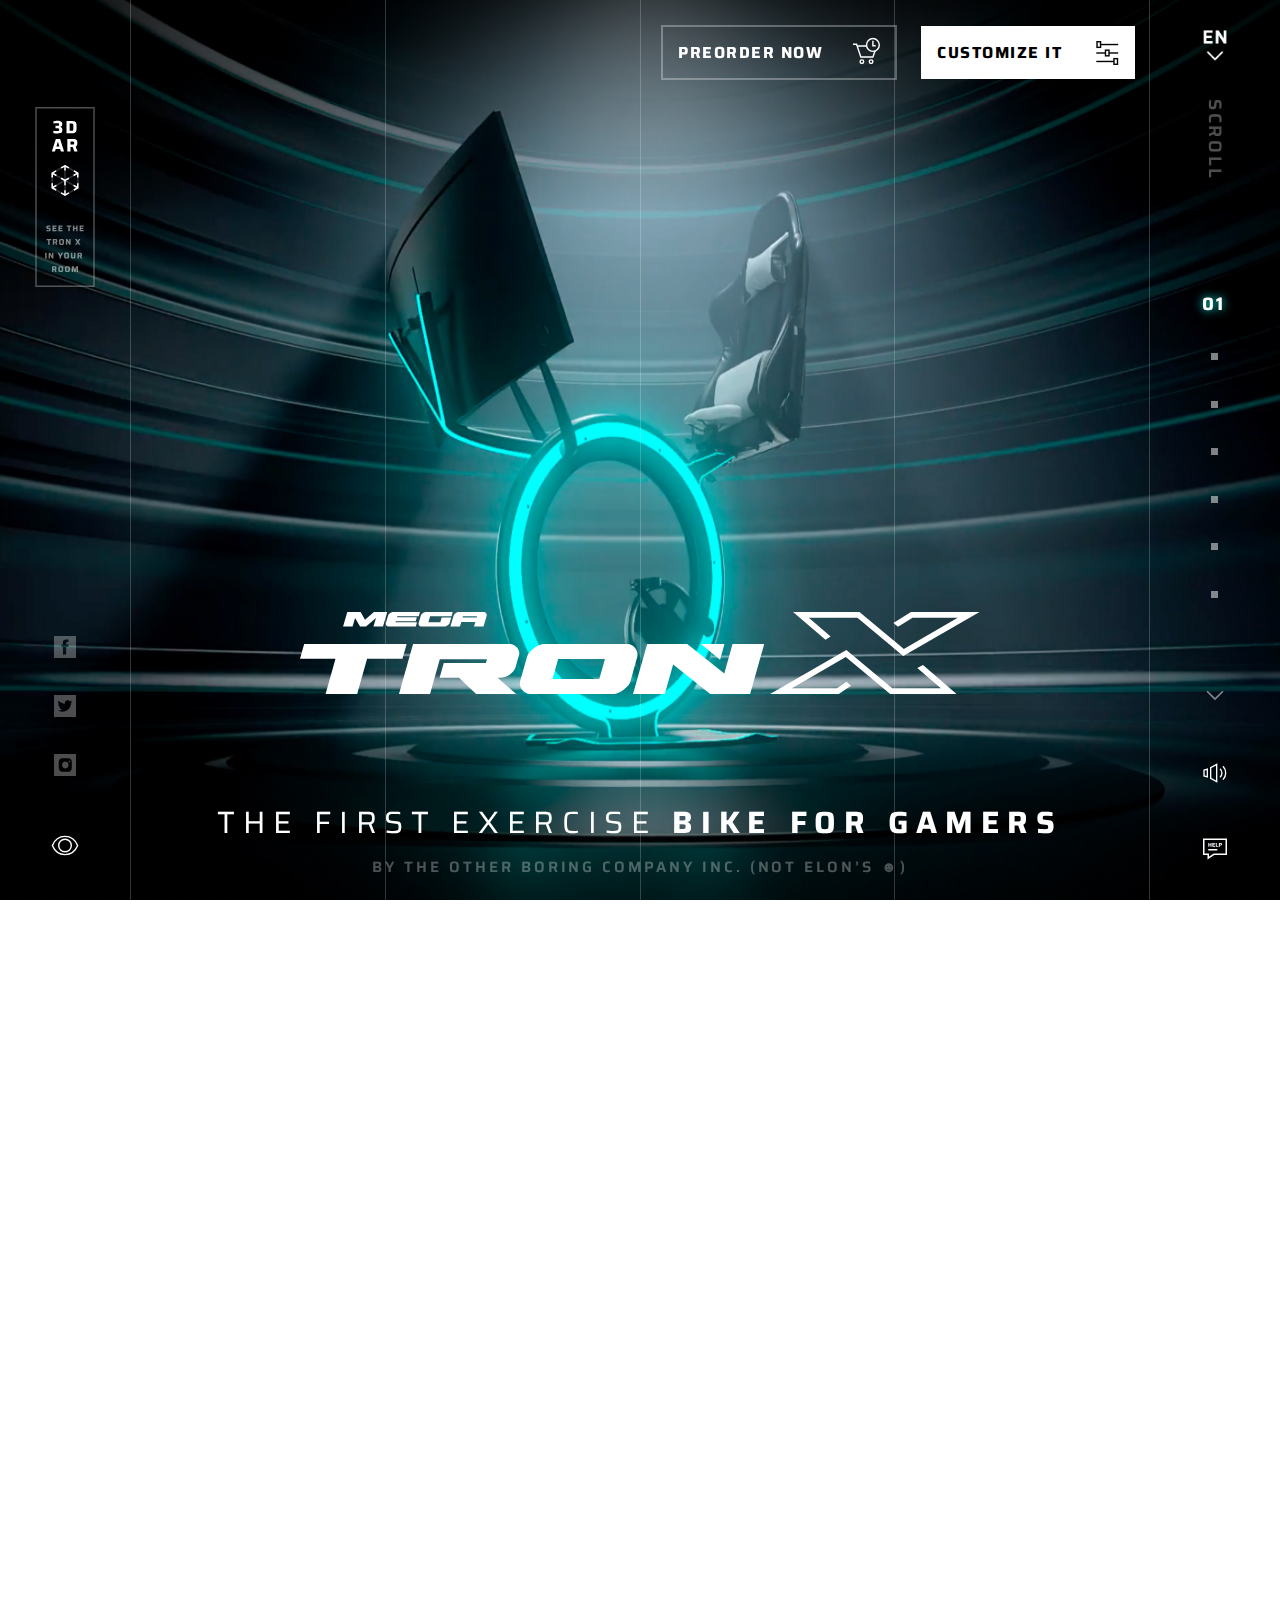
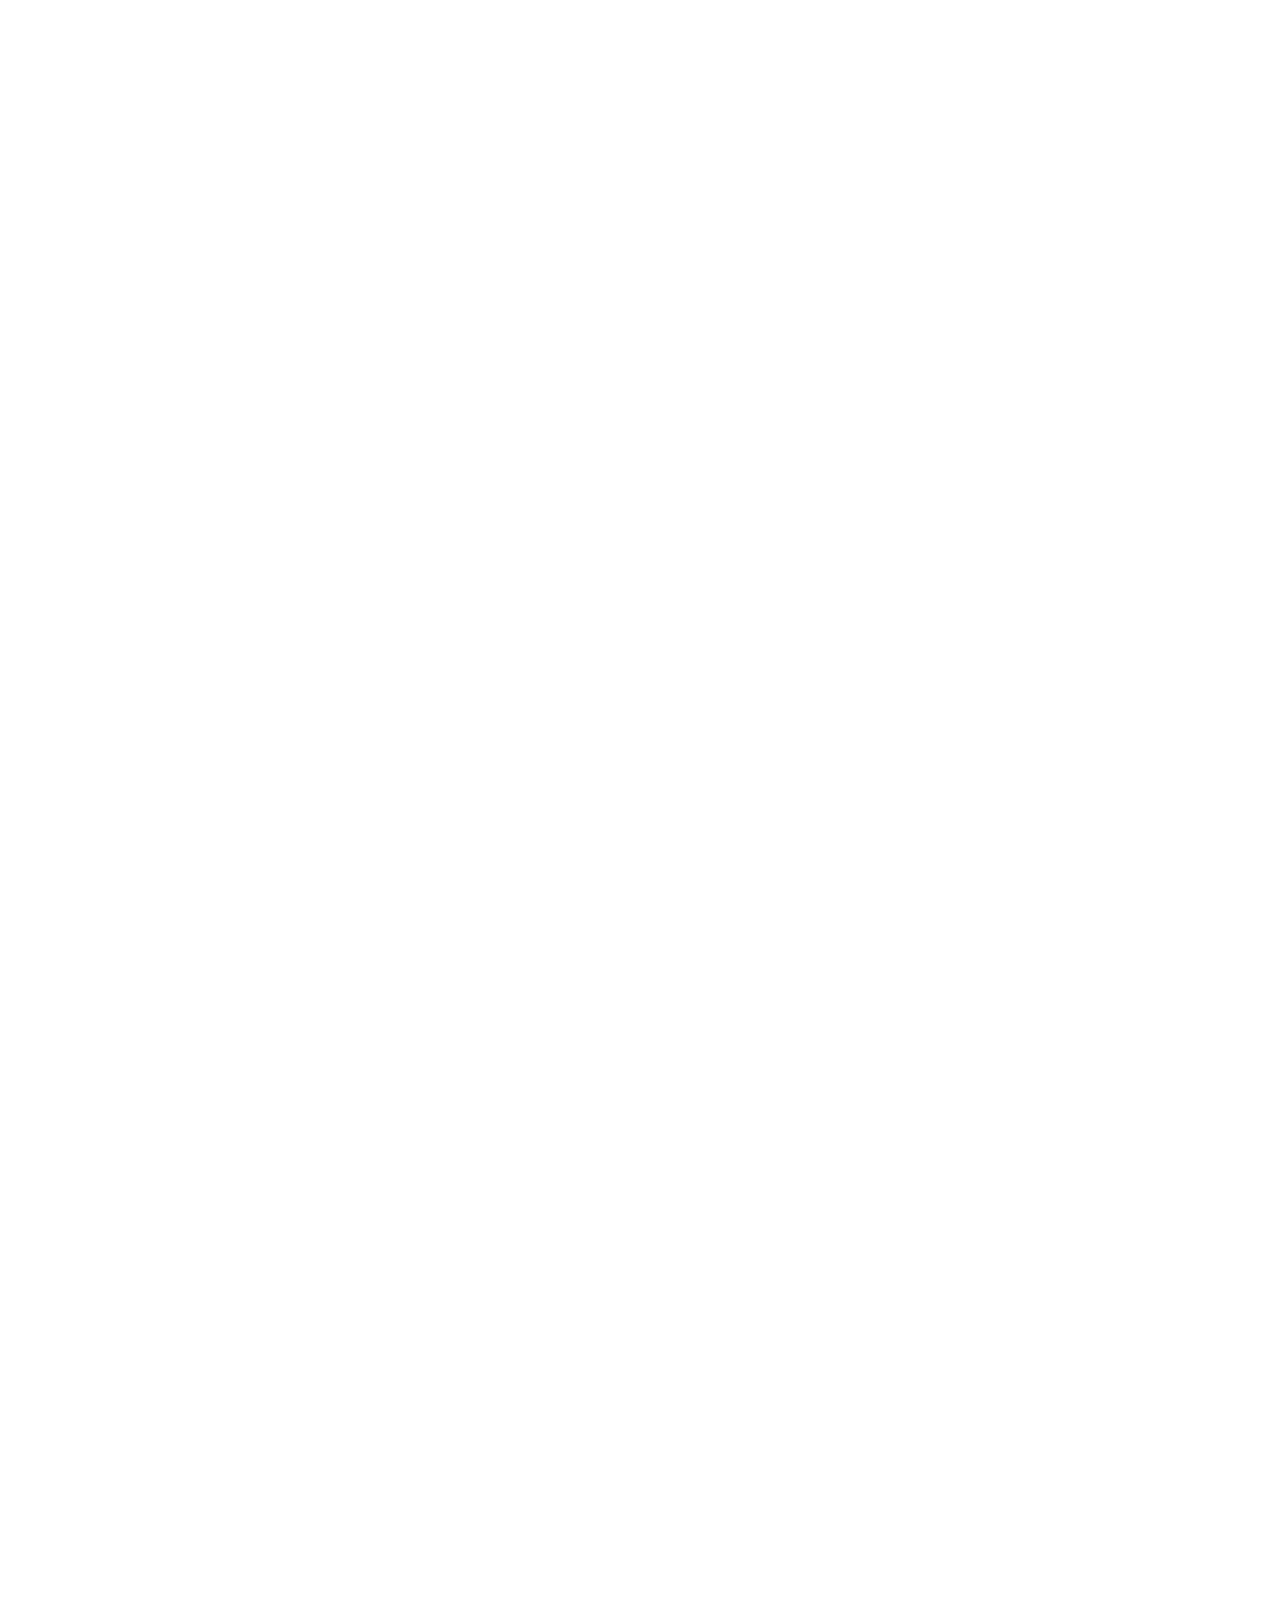
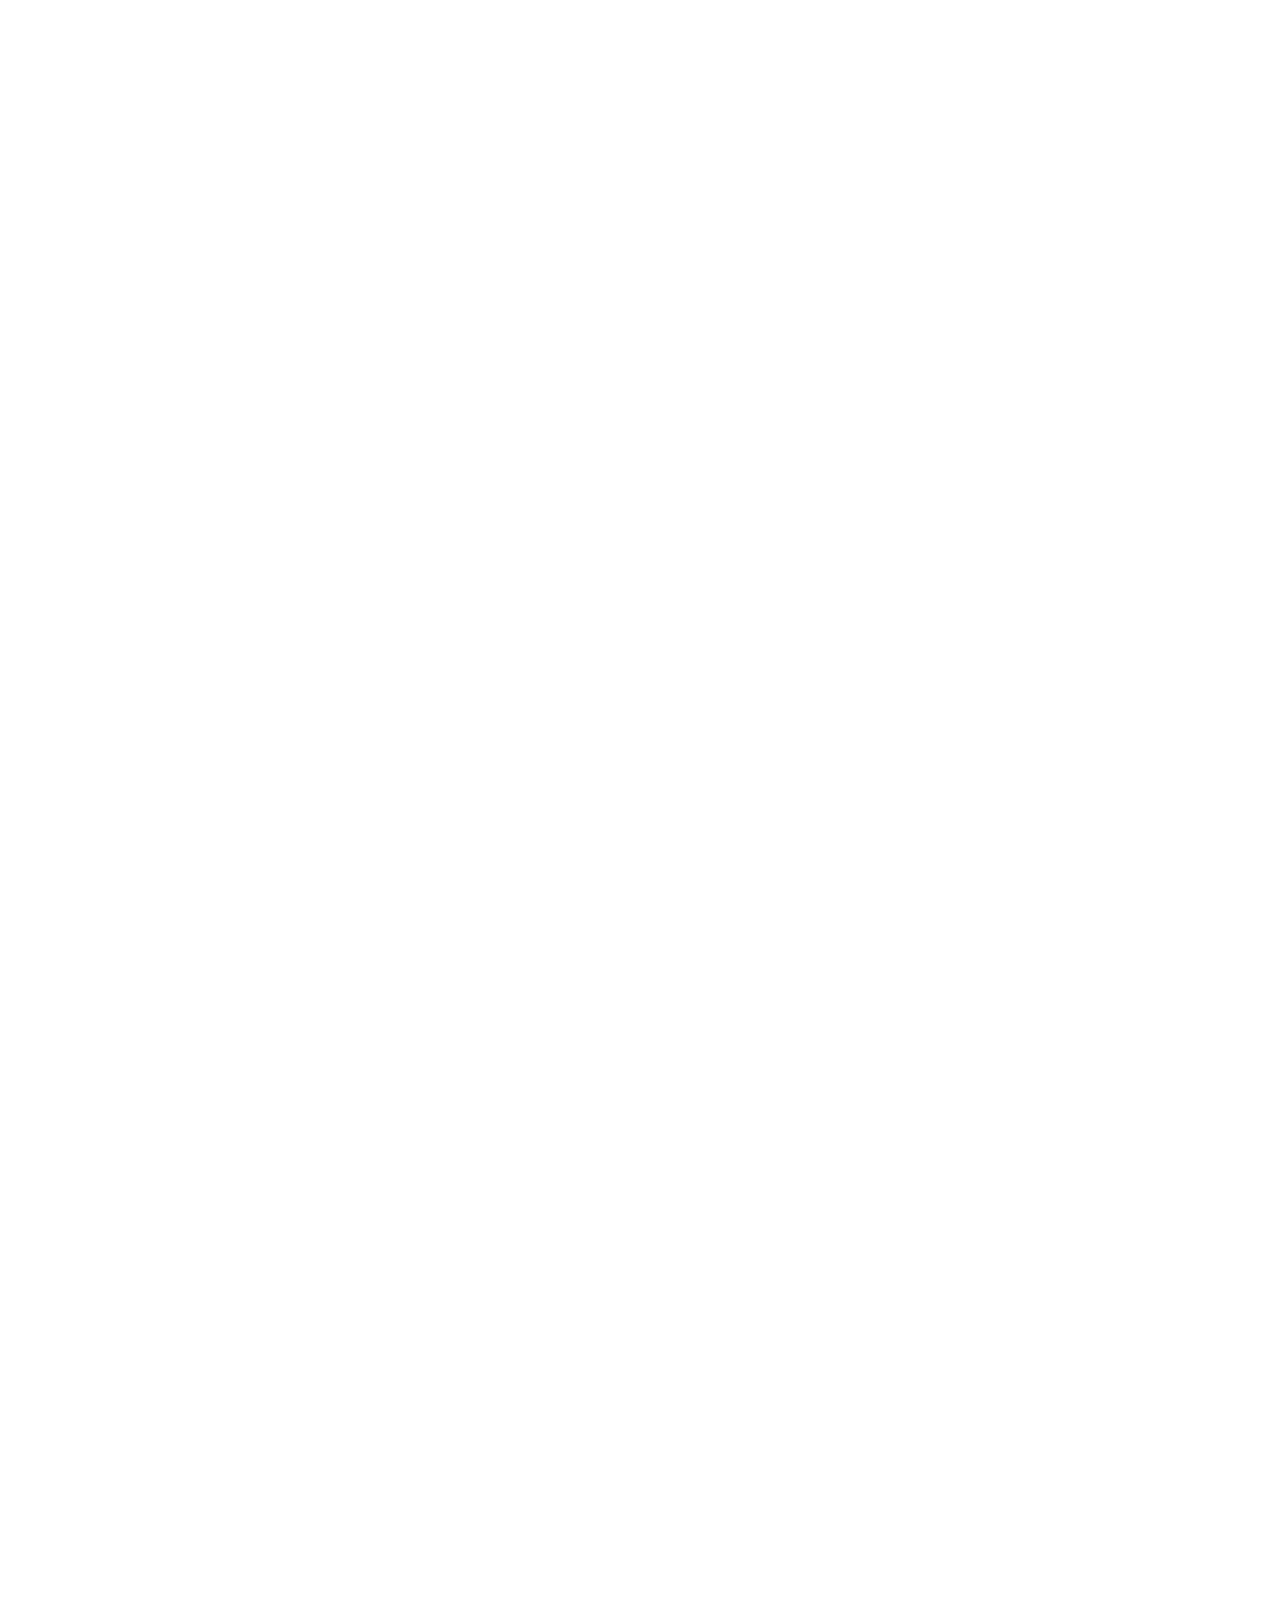
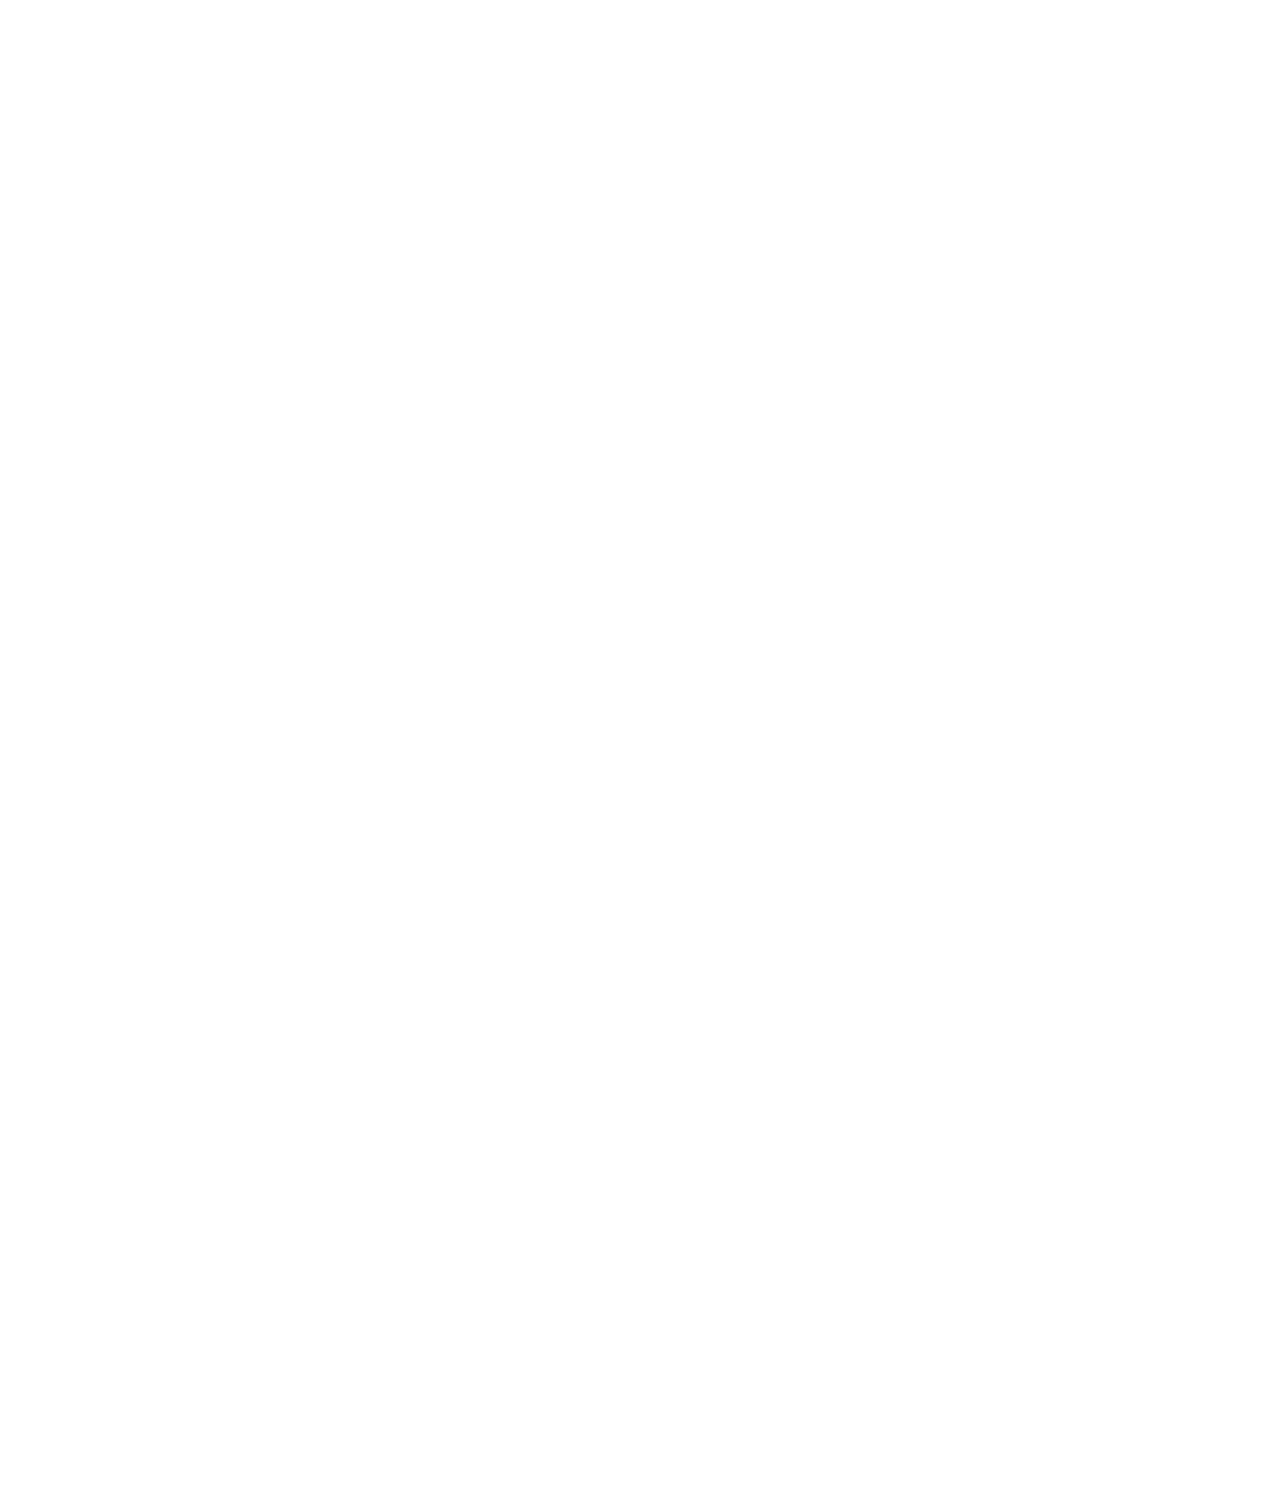
<file: main-page.html>
<!doctype html>
<html lang="en">

<head>
    <!-- Required meta tags -->
    <meta charset="utf-8">
    <meta name="viewport" content="width=device-width, initial-scale=1, shrink-to-fit=no">
    <meta http-​equiv="ScreenOrientation" content="autoRotate:disabled">
    <!-- Bootstrap CSS -->
    <link rel="stylesheet" type="text/css" href="css/fullpage.css" />
    <link rel="stylesheet" href="css/style.css">
    <title>Tronx</title>
</head>

<body class="headcls">
    <section class="wrapper">
        <!-- <div id="actions">
            <a id="moveSectionUp" href="#">moveSectionUp</a>
            <a id="moveSectionDown" href="#">moveSectionDown</a>
        </div> -->
        <a href="javascript:void(0);" class="menu-tgl">
            <svg width="33" height="22" viewBox="0 0 33 22" fill="none" xmlns="http://www.w3.org/2000/svg">
                <rect x="0.5" width="32" height="2" fill="white"/>
                <rect x="0.5" y="10" width="32" height="2" fill="white"/>
                <rect x="0.5" y="20" width="32" height="2" fill="white"/>
            </svg>
        </a>
        <section class="site-nav">
            <div class="menu-header d-flex align-items-center">
                <div class="col-auto">
                    <a href="index.html">
                        <svg xmlns="http://www.w3.org/2000/svg" viewBox="0 0 65 25" width="65" height="25">
                            <path fill="none" stroke="#ffffff" stroke-width="2" id="Layer"
                                d="M18 8L9.66 1L27.42 1L41.38 12.34L61.5 1L43.92 1L39 4" />
                            <path fill="none" stroke="#ffffff" stroke-width="2" id="Layer"
                                d="M47 17L55.34 24L37.57 24L23.62 12.66L3.5 24L21.08 24L24 22" />
                        </svg>
                    </a>
                </div>
                <div class="col text-center">
                    <a href="index.html">
                        <svg xmlns="http://www.w3.org/2000/svg" viewBox="0 0 164 20" width="164" height="20">
                            <style>
                                tspan { white-space:pre }
                                .shp0 { fill: #ffffff } 
                            </style>
                            <path id="Layer" class="shp0" d="M20.34 3.56L18.01 3.56L18.62 1.46L16.19 3.56L14.71 3.56L13.5 1.46L12.89 3.56L10.55 3.56L11.59 0L14.86 0L15.93 1.92L18.11 0L21.38 0L20.34 3.56Z" />
                            <path id="Layer" class="shp0" d="M29.41 0L29.1 1.05L23.85 1.05L23.78 1.3L28.63 1.3L28.35 2.27L23.5 2.27L23.42 2.51L28.68 2.51L28.37 3.56L21.71 3.56C21.6 3.56 21.5 3.53 21.41 3.48C21.32 3.43 21.24 3.36 21.18 3.28C21.11 3.2 21.06 3.11 21.04 3.02C21 2.92 21 2.83 21.03 2.74L21.6 0.8C21.63 0.68 21.69 0.58 21.79 0.48C21.89 0.38 22 0.3 22.13 0.23C22.25 0.16 22.39 0.1 22.53 0.06C22.68 0.03 22.81 0 22.94 0L29.41 0Z" />
                            <path id="Layer" class="shp0" d="M37.06 1.34L34.73 1.34L34.39 2.51L31.47 2.51L31.89 1.05L37.14 1.05L37.44 0L30.97 0C30.85 0 30.72 0.03 30.58 0.06C30.43 0.1 30.3 0.16 30.17 0.23C30.04 0.3 29.93 0.38 29.83 0.48C29.73 0.58 29.66 0.68 29.64 0.8L29.07 2.74C29.04 2.83 29.04 2.92 29.07 3.02C29.1 3.11 29.15 3.2 29.21 3.28C29.28 3.36 29.36 3.43 29.45 3.48C29.54 3.53 29.64 3.56 29.74 3.56L35.43 3.56C35.55 3.56 35.67 3.53 35.8 3.47C35.93 3.41 36.06 3.34 36.18 3.26C36.3 3.17 36.4 3.07 36.49 2.97C36.58 2.86 36.64 2.76 36.67 2.66L37.06 1.34Z" />
                            <path id="Layer" fill-rule="evenodd" class="shp0" d="M36.87 3.56L37.65 0.9C37.67 0.81 37.72 0.7 37.82 0.59C37.91 0.49 38.01 0.4 38.13 0.31C38.25 0.22 38.38 0.15 38.51 0.09C38.64 0.03 38.77 0 38.9 0L45.02 0C45.13 0 45.24 0.03 45.34 0.09C45.44 0.15 45.53 0.22 45.6 0.31C45.67 0.4 45.72 0.49 45.76 0.59C45.78 0.7 45.78 0.81 45.76 0.91L44.98 3.56L42.65 3.56L42.98 2.42L39.53 2.42L39.2 3.56L36.87 3.56ZM39.93 1.07L39.85 1.35L43.31 1.35L43.39 1.07L39.93 1.07Z" />
                            <path id="Layer" class="shp0" d="M6.27 20L14.01 20L16.44 11.4L25.12 11.4L26.14 7.78L1.02 7.78L0 11.4L8.7 11.4L6.27 20Z" />
                            <path id="Layer" class="shp0" d="M27.71 7.78L24.26 20L31.88 20L34.26 11.54L45.83 11.54L45.59 12.42L35.24 12.42L34.22 16.04L38.97 16.04L43.18 20L52.98 20L48.43 16.04L49.14 16.04C49.45 16.04 49.79 16 50.19 15.87C50.58 15.73 50.94 15.56 51.29 15.34C51.64 15.12 51.96 14.83 52.25 14.53C52.51 14.22 52.7 13.89 52.83 13.49L53.72 10.35C53.79 10.09 53.76 9.8 53.68 9.49C53.57 9.18 53.42 8.92 53.2 8.66C52.98 8.41 52.72 8.22 52.42 8.04C52.12 7.87 51.81 7.78 51.51 7.78L27.71 7.78Z" />
                            <path id="Layer" fill-rule="evenodd" class="shp0" d="M80.38 17.98C80.08 18.33 79.71 18.66 79.32 18.97C78.93 19.27 78.5 19.52 78.06 19.71C77.63 19.91 77.22 20 76.83 20L56.41 20C56.02 20 55.65 19.91 55.31 19.71C54.96 19.52 54.66 19.27 54.44 18.97C54.2 18.66 54.03 18.33 53.94 17.96C53.85 17.6 53.85 17.25 53.94 16.9L55.65 10.9C55.74 10.55 55.96 10.2 56.26 9.82C56.57 9.47 56.91 9.14 57.3 8.83C57.69 8.52 58.13 8.28 58.58 8.09C59.04 7.89 59.47 7.78 59.86 7.78L80.28 7.78C80.67 7.78 81.01 7.89 81.36 8.09C81.69 8.28 81.97 8.52 82.18 8.83C82.4 9.14 82.58 9.47 82.66 9.82C82.75 10.2 82.77 10.55 82.68 10.85L80.97 16.92C80.88 17.27 80.69 17.63 80.38 17.98ZM63.27 11.45L61.88 16.35L73.36 16.35L74.74 11.45L63.27 11.45Z" />
                            <path id="Layer" fill-rule="evenodd" class="shp0" d="M81.63 20L85.08 7.78L94.91 7.78L103.99 14.97L106.01 7.78L113.78 7.78L110.33 20L100.55 20L91.46 12.81L89.42 20L81.63 20ZM98.29 7.78L104.04 7.78L102.95 11.67L98.29 7.78Z" />
                            <g id="Layer">
                                <path id="Layer" class="shp0" d="M134.89 0L118.63 0L126.58 6.78L127.83 6L122.48 1.43L134.39 1.43L145.64 10.73L164.33 0L147.52 0L143.21 2.68L144.36 3.62L147.92 1.43L158.99 1.43L145.78 9.01L134.89 0Z" />
                                <path id="Layer" fill-rule="evenodd" class="shp0" d="M131.55 10.99L118.35 18.57L129.4 18.57L131.72 16.99L132.84 17.98L129.83 20L113 20L131.69 9.27L142.94 18.57L154.85 18.57L149.07 13.63L150.47 12.92L158.7 20L142.44 20L131.55 10.99ZM131.67 9.52L131.67 9.52L142.87 18.78L131.67 9.52ZM129.76 19.8L129.77 19.8L132.5 17.96L131.7 17.24L131.7 17.24L132.5 17.96L129.76 19.8ZM158.15 19.8L158.15 19.8L150.44 13.16L150.44 13.16L158.15 19.8ZM117.58 18.78L131.57 10.75L117.58 18.78Z" />
                            </g>
                        </svg>
                    </a>
                </div>
                <div class="col-auto text-right">
                    <a href="javascript:void(0);" class="cls-tgl">
                        <svg width="25" height="25" viewBox="0 0 25 25" fill="none" xmlns="http://www.w3.org/2000/svg">
                            <rect width="32" height="1.99598" transform="matrix(0.707107 0.707107 -0.705861 0.708351 1.41016 0)" fill="white"/>
                            <rect width="32" height="1.99598" transform="matrix(-0.707378 0.706835 0.706132 0.70808 23 0)" fill="white"/>
                        </svg>
                    </a>
                </div>
            </div>
            <ul id="menu">
                <li data-menuanchor="firstPage" class="active"><a href="#firstPage">home</a></li>
                <li data-menuanchor="secondPage"><a href="#secondPage">gaming</a></li>
                <li data-menuanchor="3rdPage"><a href="#3rdPage">comfort</a></li>
                <li data-menuanchor="4thpage"><a href="#4thpage">technology</a></li>
                <li data-menuanchor="5thpage"><a href="#5thpage">Next Level AI</a></li>
                <li data-menuanchor="6thpage"><a href="#6thpage">Sixth slide</a></li>
                <li data-menuanchor="7thpage"><a href="#7thpage">Contact</a></li>
            </ul>
        </section>
        <section class="site-top-bar">
            <a href="pre-order.html" class="line-btn">
                preorder NOW 
                <svg width="38" height="37" viewBox="0 0 38 37" fill="none" xmlns="http://www.w3.org/2000/svg">
                    <circle cx="28" cy="10" r="9" stroke="white" stroke-width="2"/>
                    <path d="M0 9H5L5.85835 11.575M31 18.5L28 27H11L5.85835 11.575M5.85835 11.575H19" stroke="white" stroke-width="2"/>
                    <circle cx="12.5" cy="33.5" r="2.5" stroke="white" stroke-width="2"/>
                    <circle cx="25.5" cy="33.5" r="2.5" stroke="white" stroke-width="2"/>
                    <path d="M28 4V11H32" stroke="white" stroke-width="2"/>
                </svg>
            </a>
            <a href="customize.html" class="fill-btn">
                Customize it
                <svg width="32" height="34" viewBox="0 0 32 34" fill="none" xmlns="http://www.w3.org/2000/svg">
                    <rect x="1.85547" y="1" width="5" height="8" stroke="#010101" stroke-width="2"/>
                    <rect x="13.8555" y="13" width="5" height="8" stroke="#010101" stroke-width="2"/>
                    <rect x="25.8555" y="25" width="5" height="8" stroke="#010101" stroke-width="2"/>
                    <path d="M6.85547 5H31.8555" stroke="#010101" stroke-width="2"/>
                    <path d="M0.855469 29H25.8555" stroke="#010101" stroke-width="2"/>
                    <path d="M0.855469 17H13.8555" stroke="#010101" stroke-width="2"/>
                    <path d="M18.8555 17H31.8555" stroke="#010101" stroke-width="2"/>
                </svg>
            </a>
        </section>
        <section class="slider-images">
            <div class="slide-1 slider-slides firstPage">
                <img src="images/slide-1.jpg" alt="Bike For Gamers" class="main-slider-img">
                <video id="myVideo-r" class="rev-video" poster="images/slide-1.jpg" muted autoplay>
                    <source id="mp4_src" src="images/video/slide1r.mp4" type="video/mp4">
                    <source id="ogg_src" src="images/video/slide1r.mp4" type="video/webm">
                </video>
            </div>
            <div class="slide-2 slider-slides secondPage">
                <!-- <img src="images/slide-2.jpg" alt="Built For Gamers"> -->
                <video id="myVideo" class="fwd-video" muted autoplay>
                    <source id="mp4_src" src="images/video/slide1.mp4" type="video/mp4">
                    <source id="ogg_src" src="images/video/slide1.webm" type="video/webm">
                </video>
                <video id="myVideo-r" class="rev-video" muted autoplay>
                    <source id="mp4_src" src="images/video/slide2r.mp4" type="video/mp4">
                    <source id="ogg_src" src="images/video/slid2r.mp4" type="video/webm">
                </video>
            </div>
            <div class="slide-3 slider-slides 3rdPage">
                <!-- <img src="images/slide-3.jpg" alt="Extreme Comfort"> -->
                <video id="myVideo1" class="fwd-video" muted autoplay>
                    <source src="images/video/slide2.mp4" type="video/mp4">
                    <source src="images/video/slide2.webm" type="video/webm">
                </video>
                <video id="myVideo-r" class="rev-video" muted autoplay>
                    <source id="mp4_src" src="images/video/slide3r.mp4" type="video/mp4">
                    <source id="ogg_src" src="images/video/slide3r.mp4" type="video/webm">
                </video>
            </div>
            <div class="slide-4 slider-slides 4thpage">
                <!-- <img src="images/slide-4.jpg" alt="Whole New Flow"> -->
                <video id="myVideo2" class="fwd-video" muted autoplay>
                    <source src="images/video/slide3.mp4" type="video/mp4">
                    <source src="images/video/slide3.webm" type="video/webm">
                </video>
                <video id="myVideo-r" class="rev-video" muted autoplay>
                    <source id="mp4_src" src="images/video/slide4r.mp4" type="video/mp4">
                    <source id="ogg_src" src="images/video/slide4r.mp4" type="video/webm">
                </video>
            </div>
            <div class="slide-5 slider-slides 5thpage">
                <!-- <img src="images/slide-5.jpg" alt="Next Level AI"> -->
                <video id="myVideo3" class="fwd-video" muted autoplay>
                    <source src="images/video/slide4.mp4" type="video/mp4">
                    <source src="images/video/slide4.webm" type="video/webm">
                </video>
                <video id="myVideo-r" class="rev-video" muted autoplay>
                    <source id="mp4_src" src="images/video/slide5r.mp4" type="video/mp4">
                    <source id="ogg_src" src="images/video/slide5r.mp4" type="video/webm">
                </video>
            </div>
            <div class="slide-6 slider-slides 6thpage">
                <!-- <img src="images/slide-6.jpg" alt="Mega Tronx"> -->
                <video id="myVideo4" class="fwd-video" muted autoplay>
                    <source src="images/video/slide5.mp4" type="video/mp4">
                    <source src="images/video/slide5.webm" type="video/webm">
                </video>
            </div>
        </section>
        <main class="site-main no-bg site-sliders">
            <section class="site-left-bar">
                <div class="site-logo">
                    <a href="index.html">
                       <svg class="mobile-logo" xmlns="http://www.w3.org/2000/svg" viewBox="0 0 164 20" width="164" height="20">
                            <style>
                                tspan { white-space:pre }
                                .shp0 { fill: #ffffff } 
                            </style>
                            <path id="Layer" class="shp0" d="M20.34 3.56L18.01 3.56L18.62 1.46L16.19 3.56L14.71 3.56L13.5 1.46L12.89 3.56L10.55 3.56L11.59 0L14.86 0L15.93 1.92L18.11 0L21.38 0L20.34 3.56Z" />
                            <path id="Layer" class="shp0" d="M29.41 0L29.1 1.05L23.85 1.05L23.78 1.3L28.63 1.3L28.35 2.27L23.5 2.27L23.42 2.51L28.68 2.51L28.37 3.56L21.71 3.56C21.6 3.56 21.5 3.53 21.41 3.48C21.32 3.43 21.24 3.36 21.18 3.28C21.11 3.2 21.06 3.11 21.04 3.02C21 2.92 21 2.83 21.03 2.74L21.6 0.8C21.63 0.68 21.69 0.58 21.79 0.48C21.89 0.38 22 0.3 22.13 0.23C22.25 0.16 22.39 0.1 22.53 0.06C22.68 0.03 22.81 0 22.94 0L29.41 0Z" />
                            <path id="Layer" class="shp0" d="M37.06 1.34L34.73 1.34L34.39 2.51L31.47 2.51L31.89 1.05L37.14 1.05L37.44 0L30.97 0C30.85 0 30.72 0.03 30.58 0.06C30.43 0.1 30.3 0.16 30.17 0.23C30.04 0.3 29.93 0.38 29.83 0.48C29.73 0.58 29.66 0.68 29.64 0.8L29.07 2.74C29.04 2.83 29.04 2.92 29.07 3.02C29.1 3.11 29.15 3.2 29.21 3.28C29.28 3.36 29.36 3.43 29.45 3.48C29.54 3.53 29.64 3.56 29.74 3.56L35.43 3.56C35.55 3.56 35.67 3.53 35.8 3.47C35.93 3.41 36.06 3.34 36.18 3.26C36.3 3.17 36.4 3.07 36.49 2.97C36.58 2.86 36.64 2.76 36.67 2.66L37.06 1.34Z" />
                            <path id="Layer" fill-rule="evenodd" class="shp0" d="M36.87 3.56L37.65 0.9C37.67 0.81 37.72 0.7 37.82 0.59C37.91 0.49 38.01 0.4 38.13 0.31C38.25 0.22 38.38 0.15 38.51 0.09C38.64 0.03 38.77 0 38.9 0L45.02 0C45.13 0 45.24 0.03 45.34 0.09C45.44 0.15 45.53 0.22 45.6 0.31C45.67 0.4 45.72 0.49 45.76 0.59C45.78 0.7 45.78 0.81 45.76 0.91L44.98 3.56L42.65 3.56L42.98 2.42L39.53 2.42L39.2 3.56L36.87 3.56ZM39.93 1.07L39.85 1.35L43.31 1.35L43.39 1.07L39.93 1.07Z" />
                            <path id="Layer" class="shp0" d="M6.27 20L14.01 20L16.44 11.4L25.12 11.4L26.14 7.78L1.02 7.78L0 11.4L8.7 11.4L6.27 20Z" />
                            <path id="Layer" class="shp0" d="M27.71 7.78L24.26 20L31.88 20L34.26 11.54L45.83 11.54L45.59 12.42L35.24 12.42L34.22 16.04L38.97 16.04L43.18 20L52.98 20L48.43 16.04L49.14 16.04C49.45 16.04 49.79 16 50.19 15.87C50.58 15.73 50.94 15.56 51.29 15.34C51.64 15.12 51.96 14.83 52.25 14.53C52.51 14.22 52.7 13.89 52.83 13.49L53.72 10.35C53.79 10.09 53.76 9.8 53.68 9.49C53.57 9.18 53.42 8.92 53.2 8.66C52.98 8.41 52.72 8.22 52.42 8.04C52.12 7.87 51.81 7.78 51.51 7.78L27.71 7.78Z" />
                            <path id="Layer" fill-rule="evenodd" class="shp0" d="M80.38 17.98C80.08 18.33 79.71 18.66 79.32 18.97C78.93 19.27 78.5 19.52 78.06 19.71C77.63 19.91 77.22 20 76.83 20L56.41 20C56.02 20 55.65 19.91 55.31 19.71C54.96 19.52 54.66 19.27 54.44 18.97C54.2 18.66 54.03 18.33 53.94 17.96C53.85 17.6 53.85 17.25 53.94 16.9L55.65 10.9C55.74 10.55 55.96 10.2 56.26 9.82C56.57 9.47 56.91 9.14 57.3 8.83C57.69 8.52 58.13 8.28 58.58 8.09C59.04 7.89 59.47 7.78 59.86 7.78L80.28 7.78C80.67 7.78 81.01 7.89 81.36 8.09C81.69 8.28 81.97 8.52 82.18 8.83C82.4 9.14 82.58 9.47 82.66 9.82C82.75 10.2 82.77 10.55 82.68 10.85L80.97 16.92C80.88 17.27 80.69 17.63 80.38 17.98ZM63.27 11.45L61.88 16.35L73.36 16.35L74.74 11.45L63.27 11.45Z" />
                            <path id="Layer" fill-rule="evenodd" class="shp0" d="M81.63 20L85.08 7.78L94.91 7.78L103.99 14.97L106.01 7.78L113.78 7.78L110.33 20L100.55 20L91.46 12.81L89.42 20L81.63 20ZM98.29 7.78L104.04 7.78L102.95 11.67L98.29 7.78Z" />
                            <g id="Layer">
                                <path id="Layer" class="shp0" d="M134.89 0L118.63 0L126.58 6.78L127.83 6L122.48 1.43L134.39 1.43L145.64 10.73L164.33 0L147.52 0L143.21 2.68L144.36 3.62L147.92 1.43L158.99 1.43L145.78 9.01L134.89 0Z" />
                                <path id="Layer" fill-rule="evenodd" class="shp0" d="M131.55 10.99L118.35 18.57L129.4 18.57L131.72 16.99L132.84 17.98L129.83 20L113 20L131.69 9.27L142.94 18.57L154.85 18.57L149.07 13.63L150.47 12.92L158.7 20L142.44 20L131.55 10.99ZM131.67 9.52L131.67 9.52L142.87 18.78L131.67 9.52ZM129.76 19.8L129.77 19.8L132.5 17.96L131.7 17.24L131.7 17.24L132.5 17.96L129.76 19.8ZM158.15 19.8L158.15 19.8L150.44 13.16L150.44 13.16L158.15 19.8ZM117.58 18.78L131.57 10.75L117.58 18.78Z" />
                            </g>
                        </svg>
                        <svg class="desktop-logo" xmlns="http://www.w3.org/2000/svg" viewBox="0 0 65 25" width="65" height="25">
                            <path fill="none" stroke="#ffffff" stroke-width="2" id="Layer"
                                d="M18 8L9.66 1L27.42 1L41.38 12.34L61.5 1L43.92 1L39 4" />
                            <path fill="none" stroke="#ffffff" stroke-width="2" id="Layer"
                                d="M47 17L55.34 24L37.57 24L23.62 12.66L3.5 24L21.08 24L24 22" />
                        </svg>
                    </a>
                    <div class="ar-view">
                        <a href="javascript:void(0);">
                            <svg width="79" height="239" viewBox="0 0 79 239" fill="none" xmlns="http://www.w3.org/2000/svg">
                                <rect opacity="0.3" x="1" y="1" width="77" height="237" stroke="white" stroke-width="2"/>
                                <path d="M29.3235 35.192C28.5395 35.192 27.6435 35.136 26.6355 35.024C25.6275 34.928 24.7555 34.808 24.0195 34.664V31.592C25.9715 31.784 27.6115 31.88 28.9395 31.88C29.7715 31.88 30.3715 31.848 30.7395 31.784C31.1075 31.72 31.3795 31.568 31.5555 31.328C31.7315 31.088 31.8195 30.696 31.8195 30.152C31.8195 29.624 31.7555 29.232 31.6275 28.976C31.4995 28.704 31.2755 28.52 30.9555 28.424C30.6515 28.328 30.2035 28.28 29.6115 28.28H26.8515V25.016H29.6115C30.1555 25.016 30.5715 24.976 30.8595 24.896C31.1475 24.816 31.3555 24.656 31.4835 24.416C31.6115 24.16 31.6755 23.792 31.6755 23.312C31.6755 22.768 31.5955 22.384 31.4355 22.16C31.2755 21.92 31.0035 21.768 30.6195 21.704C30.2355 21.64 29.5955 21.608 28.6995 21.608C28.0275 21.608 27.2515 21.64 26.3715 21.704C25.5075 21.768 24.7555 21.84 24.1155 21.92V18.824C24.8195 18.664 25.6675 18.536 26.6595 18.44C27.6515 18.344 28.5475 18.296 29.3475 18.296C30.9795 18.296 32.2755 18.464 33.2355 18.8C34.1955 19.12 34.8755 19.6 35.2755 20.24C35.6755 20.864 35.8755 21.664 35.8755 22.64C35.8755 23.808 35.6435 24.696 35.1795 25.304C34.7155 25.896 33.9955 26.304 33.0195 26.528V26.624C34.0595 26.864 34.8195 27.264 35.2995 27.824C35.7795 28.384 36.0195 29.304 36.0195 30.584C36.0195 31.592 35.8355 32.432 35.4675 33.104C35.0995 33.76 34.4195 34.272 33.4275 34.64C32.4515 35.008 31.0835 35.192 29.3235 35.192ZM41.5028 18.488H47.3348C49.7668 18.488 51.5028 18.736 52.5428 19.232C53.5828 19.712 54.2308 20.48 54.4868 21.536C54.7428 22.576 54.8708 24.312 54.8708 26.744C54.8708 29.176 54.7428 30.92 54.4868 31.976C54.2308 33.016 53.5828 33.784 52.5428 34.28C51.5028 34.76 49.7668 35 47.3348 35H41.5028V18.488ZM47.2388 31.616C48.4708 31.616 49.2868 31.544 49.6868 31.4C50.1028 31.24 50.3588 30.872 50.4548 30.296C50.5668 29.704 50.6228 28.52 50.6228 26.744C50.6228 24.984 50.5668 23.808 50.4548 23.216C50.3428 22.624 50.0788 22.256 49.6628 22.112C49.2628 21.952 48.4548 21.872 47.2388 21.872H45.6548V31.616H47.2388ZM34.0149 59L33.0309 55.88H27.1509L26.2149 59H22.0389L27.3189 42.488H32.9829L38.2629 59H34.0149ZM30.1269 46.184H30.0069L28.1109 52.496H32.0469L30.1269 46.184ZM51.8561 59L49.6961 53.216H46.7921V59H42.6161V42.488H50.5361C52.0561 42.488 53.2001 42.704 53.9681 43.136C54.7521 43.552 55.2641 44.136 55.5041 44.888C55.7601 45.624 55.8881 46.616 55.8881 47.864C55.8881 49.016 55.7361 50.016 55.4321 50.864C55.1441 51.712 54.5601 52.328 53.6801 52.712L56.2241 59H51.8561ZM48.9521 49.904C49.8161 49.904 50.4241 49.856 50.7761 49.76C51.1441 49.664 51.3841 49.488 51.4961 49.232C51.6081 48.96 51.6641 48.512 51.6641 47.888C51.6641 47.248 51.6161 46.8 51.5201 46.544C51.4241 46.272 51.1921 46.088 50.8241 45.992C50.4721 45.896 49.8641 45.848 49.0001 45.848H46.7921V49.904H48.9521Z" fill="white"/>
                                <path opacity="0.2" d="M22.3906 87.75V107.25" stroke="white" stroke-width="2" stroke-linejoin="round"/>
                                <path opacity="0.2" d="M39.5039 78V117" stroke="white" stroke-width="2" stroke-linejoin="round"/>
                                <path opacity="0.2" d="M56.6133 87.75V107.25" stroke="white" stroke-width="2" stroke-linejoin="round"/>
                                <path opacity="0.2" d="M39.498 78L56.6053 87.75L39.498 97.5L22.3906 87.75L39.498 78Z" stroke="white" stroke-width="2" stroke-linejoin="round"/>
                                <path opacity="0.2" d="M39.498 97.5L56.6053 107.25L39.498 117L22.3906 107.25L39.498 97.5Z" stroke="white" stroke-width="2" stroke-linejoin="round"/>
                                <path d="M34.3711 94.5742L39.5033 97.4992L44.6355 94.5742" stroke="white" stroke-width="2"/>
                                <path d="M34.3711 80.9258L39.5033 78.0008L44.6355 80.9258" stroke="white" stroke-width="2"/>
                                <path d="M34.3711 114.074L39.5033 116.999L44.6355 114.074" stroke="white" stroke-width="2"/>
                                <path d="M39.5 97.5L39.5 103.837" stroke="white" stroke-width="2"/>
                                <path d="M39.5 78L39.5 84.3374" stroke="white" stroke-width="2"/>
                                <path d="M39.5 117L39.5 110.663" stroke="white" stroke-width="2"/>
                                <path d="M51.3242 84.7793L56.4301 87.7498L56.4564 93.6452" stroke="white" stroke-width="2"/>
                                <path d="M22.5391 101.355L22.5654 107.251L27.6713 110.221" stroke="white" stroke-width="2"/>
                                <path d="M56.4297 87.75L50.9269 90.9187" stroke="white" stroke-width="2"/>
                                <path d="M22.5742 107.25L28.077 104.081" stroke="white" stroke-width="2"/>
                                <path d="M56.4609 101.355L56.4346 107.251L51.3287 110.221" stroke="white" stroke-width="2"/>
                                <path d="M27.6719 84.7793L22.566 87.7498L22.5397 93.6452" stroke="white" stroke-width="2"/>
                                <path d="M56.4297 107.25L50.9269 104.081" stroke="white" stroke-width="2"/>
                                <path d="M22.5742 87.75L28.077 90.9187" stroke="white" stroke-width="2"/>
                                <path opacity="0.5" d="M17.6998 165.088C16.6291 165.088 15.6795 165.026 14.8508 164.901V163.405C15.7455 163.493 16.5008 163.537 17.1168 163.537C17.4761 163.537 17.7511 163.522 17.9418 163.493C18.1325 163.464 18.2681 163.416 18.3488 163.35C18.4221 163.291 18.4661 163.222 18.4808 163.141C18.5028 163.053 18.5138 162.932 18.5138 162.778C18.5138 162.595 18.4991 162.463 18.4698 162.382C18.4405 162.301 18.3818 162.246 18.2938 162.217C18.2058 162.18 18.0518 162.147 17.8318 162.118L16.4348 161.942C15.9361 161.883 15.5548 161.759 15.2908 161.568C15.0341 161.37 14.8581 161.117 14.7628 160.809C14.6748 160.501 14.6308 160.116 14.6308 159.654C14.6308 159.001 14.7518 158.506 14.9938 158.169C15.2358 157.832 15.5585 157.612 15.9618 157.509C16.3725 157.399 16.8931 157.344 17.5238 157.344C17.9858 157.344 18.4075 157.362 18.7888 157.399C19.1775 157.436 19.5991 157.494 20.0538 157.575V159.038C19.1811 158.943 18.4661 158.895 17.9088 158.895C17.3221 158.895 16.9408 158.939 16.7648 159.027C16.6695 159.071 16.6071 159.133 16.5778 159.214C16.5558 159.295 16.5448 159.408 16.5448 159.555C16.5448 159.738 16.5558 159.87 16.5778 159.951C16.6071 160.024 16.6621 160.079 16.7428 160.116C16.8308 160.145 16.9811 160.175 17.1938 160.204L18.7998 160.402C19.1225 160.439 19.3865 160.505 19.5918 160.6C19.8045 160.695 19.9805 160.857 20.1198 161.084C20.3325 161.399 20.4388 161.902 20.4388 162.591C20.4388 163.31 20.3251 163.852 20.0978 164.219C19.8705 164.578 19.5661 164.813 19.1848 164.923C18.8035 165.033 18.3085 165.088 17.6998 165.088ZM22.8491 165V157.432H28.2171V158.983H24.7631V160.402H27.6891V161.953H24.7631V163.449H28.2171V165H22.8491ZM30.7167 165V157.432H36.0847V158.983H32.6307V160.402H35.5567V161.953H32.6307V163.449H36.0847V165H30.7167ZM43.9187 165V159.06H41.8287V157.432H47.9337V159.06H45.8327V165H43.9187ZM54.313 165V162.03H51.893V165H49.979V157.432H51.893V160.38H54.313V157.432H56.227V165H54.313ZM58.9106 165V157.432H64.2786V158.983H60.8246V160.402H63.7506V161.953H60.8246V163.449H64.2786V165H58.9106ZM17.1642 183V177.06H15.0742V175.432H21.1792V177.06H19.0782V183H17.1642ZM27.4816 183L26.4916 180.349H25.1606V183H23.2466V175.432H26.8766C27.5732 175.432 28.0976 175.531 28.4496 175.729C28.8089 175.92 29.0436 176.187 29.1536 176.532C29.2709 176.869 29.3296 177.324 29.3296 177.896C29.3296 178.424 29.2599 178.882 29.1206 179.271C28.9886 179.66 28.7209 179.942 28.3176 180.118L29.4836 183H27.4816ZM26.1506 178.831C26.5466 178.831 26.8252 178.809 26.9866 178.765C27.1552 178.721 27.2652 178.64 27.3166 178.523C27.3679 178.398 27.3936 178.193 27.3936 177.907C27.3936 177.614 27.3716 177.408 27.3276 177.291C27.2836 177.166 27.1772 177.082 27.0086 177.038C26.8472 176.994 26.5686 176.972 26.1726 176.972H25.1606V178.831H26.1506ZM34.9034 183.088C33.84 183.088 33.081 182.978 32.6264 182.758C32.179 182.531 31.8967 182.171 31.7794 181.68C31.6694 181.189 31.6144 180.367 31.6144 179.216C31.6144 178.065 31.6694 177.243 31.7794 176.752C31.8967 176.261 32.179 175.905 32.6264 175.685C33.081 175.458 33.84 175.344 34.9034 175.344C35.9667 175.344 36.722 175.458 37.1694 175.685C37.624 175.905 37.9064 176.261 38.0164 176.752C38.1264 177.243 38.1814 178.065 38.1814 179.216C38.1814 180.367 38.1264 181.189 38.0164 181.68C37.9064 182.171 37.624 182.531 37.1694 182.758C36.722 182.978 35.9667 183.088 34.9034 183.088ZM34.9034 181.537C35.38 181.537 35.699 181.5 35.8604 181.427C36.0217 181.346 36.1244 181.167 36.1684 180.888C36.2124 180.609 36.2344 180.052 36.2344 179.216C36.2344 178.38 36.2124 177.823 36.1684 177.544C36.1244 177.265 36.0217 177.089 35.8604 177.016C35.699 176.935 35.38 176.895 34.9034 176.895C34.4267 176.895 34.104 176.935 33.9354 177.016C33.7667 177.089 33.6604 177.269 33.6164 177.555C33.5724 177.841 33.5504 178.395 33.5504 179.216C33.5504 180.037 33.5724 180.591 33.6164 180.877C33.6604 181.163 33.7667 181.346 33.9354 181.427C34.104 181.5 34.4267 181.537 34.9034 181.537ZM45.1667 183L42.5487 178.677H42.4937V183H40.6677V175.432H42.6367L45.0677 179.359H45.1227V175.432H46.9597V183H45.1667ZM57.9137 183L56.4837 180.701H56.3847L54.9437 183H52.8537L55.2847 179.194L52.8977 175.432H55.0757L56.4617 177.676H56.5497L57.9577 175.432H60.0587L57.6717 179.161L60.0917 183H57.9137ZM13.1849 201V193.432H15.0989V201H13.1849ZM22.2644 201L19.6464 196.677H19.5914V201H17.7654V193.432H19.7344L22.1654 197.359H22.2204V193.432H24.0574V201H22.2644ZM32.3384 201V198.426L29.8194 193.432H31.7994L33.2844 196.556H33.3614L34.8354 193.432H36.7714L34.2524 198.426V201H32.3384ZM41.6237 201.088C40.5604 201.088 39.8014 200.978 39.3467 200.758C38.8994 200.531 38.617 200.171 38.4997 199.68C38.3897 199.189 38.3347 198.367 38.3347 197.216C38.3347 196.065 38.3897 195.243 38.4997 194.752C38.617 194.261 38.8994 193.905 39.3467 193.685C39.8014 193.458 40.5604 193.344 41.6237 193.344C42.687 193.344 43.4424 193.458 43.8897 193.685C44.3444 193.905 44.6267 194.261 44.7367 194.752C44.8467 195.243 44.9017 196.065 44.9017 197.216C44.9017 198.367 44.8467 199.189 44.7367 199.68C44.6267 200.171 44.3444 200.531 43.8897 200.758C43.4424 200.978 42.687 201.088 41.6237 201.088ZM41.6237 199.537C42.1004 199.537 42.4194 199.5 42.5807 199.427C42.742 199.346 42.8447 199.167 42.8887 198.888C42.9327 198.609 42.9547 198.052 42.9547 197.216C42.9547 196.38 42.9327 195.823 42.8887 195.544C42.8447 195.265 42.742 195.089 42.5807 195.016C42.4194 194.935 42.1004 194.895 41.6237 194.895C41.147 194.895 40.8244 194.935 40.6557 195.016C40.487 195.089 40.3807 195.269 40.3367 195.555C40.2927 195.841 40.2707 196.395 40.2707 197.216C40.2707 198.037 40.2927 198.591 40.3367 198.877C40.3807 199.163 40.487 199.346 40.6557 199.427C40.8244 199.5 41.147 199.537 41.6237 199.537ZM53.416 193.432V197.579C53.416 198.591 53.3537 199.332 53.229 199.801C53.1117 200.263 52.844 200.593 52.426 200.791C52.008 200.989 51.326 201.088 50.38 201.088C49.434 201.088 48.752 200.989 48.334 200.791C47.916 200.593 47.6447 200.263 47.52 199.801C47.4027 199.332 47.344 198.591 47.344 197.579V193.432H49.258V197.986C49.258 198.507 49.2764 198.866 49.313 199.064C49.3497 199.262 49.4414 199.394 49.588 199.46C49.7347 199.526 49.9987 199.559 50.38 199.559C50.7614 199.559 51.0254 199.526 51.172 199.46C51.3187 199.394 51.4104 199.262 51.447 199.064C51.4837 198.866 51.502 198.507 51.502 197.986V193.432H53.416ZM60.2968 201L59.3068 198.349H57.9758V201H56.0618V193.432H59.6918C60.3885 193.432 60.9128 193.531 61.2648 193.729C61.6241 193.92 61.8588 194.187 61.9688 194.532C62.0861 194.869 62.1448 195.324 62.1448 195.896C62.1448 196.424 62.0751 196.882 61.9358 197.271C61.8038 197.66 61.5361 197.942 61.1328 198.118L62.2988 201H60.2968ZM58.9658 196.831C59.3618 196.831 59.6405 196.809 59.8018 196.765C59.9705 196.721 60.0805 196.64 60.1318 196.523C60.1831 196.398 60.2088 196.193 60.2088 195.907C60.2088 195.614 60.1868 195.408 60.1428 195.291C60.0988 195.166 59.9925 195.082 59.8238 195.038C59.6625 194.994 59.3838 194.972 58.9878 194.972H57.9758V196.831H58.9658ZM26.4417 219L25.4517 216.349H24.1207V219H22.2067V211.432H25.8367C26.5334 211.432 27.0577 211.531 27.4097 211.729C27.769 211.92 28.0037 212.187 28.1137 212.532C28.231 212.869 28.2897 213.324 28.2897 213.896C28.2897 214.424 28.22 214.882 28.0807 215.271C27.9487 215.66 27.681 215.942 27.2777 216.118L28.4437 219H26.4417ZM25.1107 214.831C25.5067 214.831 25.7854 214.809 25.9467 214.765C26.1154 214.721 26.2254 214.64 26.2767 214.523C26.328 214.398 26.3537 214.193 26.3537 213.907C26.3537 213.614 26.3317 213.408 26.2877 213.291C26.2437 213.166 26.1374 213.082 25.9687 213.038C25.8074 212.994 25.5287 212.972 25.1327 212.972H24.1207V214.831H25.1107ZM33.8635 219.088C32.8002 219.088 32.0412 218.978 31.5865 218.758C31.1392 218.531 30.8569 218.171 30.7395 217.68C30.6295 217.189 30.5745 216.367 30.5745 215.216C30.5745 214.065 30.6295 213.243 30.7395 212.752C30.8569 212.261 31.1392 211.905 31.5865 211.685C32.0412 211.458 32.8002 211.344 33.8635 211.344C34.9269 211.344 35.6822 211.458 36.1295 211.685C36.5842 211.905 36.8665 212.261 36.9765 212.752C37.0865 213.243 37.1415 214.065 37.1415 215.216C37.1415 216.367 37.0865 217.189 36.9765 217.68C36.8665 218.171 36.5842 218.531 36.1295 218.758C35.6822 218.978 34.9269 219.088 33.8635 219.088ZM33.8635 217.537C34.3402 217.537 34.6592 217.5 34.8205 217.427C34.9819 217.346 35.0845 217.167 35.1285 216.888C35.1725 216.609 35.1945 216.052 35.1945 215.216C35.1945 214.38 35.1725 213.823 35.1285 213.544C35.0845 213.265 34.9819 213.089 34.8205 213.016C34.6592 212.935 34.3402 212.895 33.8635 212.895C33.3869 212.895 33.0642 212.935 32.8955 213.016C32.7269 213.089 32.6205 213.269 32.5765 213.555C32.5325 213.841 32.5105 214.395 32.5105 215.216C32.5105 216.037 32.5325 216.591 32.5765 216.877C32.6205 217.163 32.7269 217.346 32.8955 217.427C33.0642 217.5 33.3869 217.537 33.8635 217.537ZM42.7409 219.088C41.6775 219.088 40.9185 218.978 40.4639 218.758C40.0165 218.531 39.7342 218.171 39.6169 217.68C39.5069 217.189 39.4519 216.367 39.4519 215.216C39.4519 214.065 39.5069 213.243 39.6169 212.752C39.7342 212.261 40.0165 211.905 40.4639 211.685C40.9185 211.458 41.6775 211.344 42.7409 211.344C43.8042 211.344 44.5595 211.458 45.0069 211.685C45.4615 211.905 45.7439 212.261 45.8539 212.752C45.9639 213.243 46.0189 214.065 46.0189 215.216C46.0189 216.367 45.9639 217.189 45.8539 217.68C45.7439 218.171 45.4615 218.531 45.0069 218.758C44.5595 218.978 43.8042 219.088 42.7409 219.088ZM42.7409 217.537C43.2175 217.537 43.5365 217.5 43.6979 217.427C43.8592 217.346 43.9619 217.167 44.0059 216.888C44.0499 216.609 44.0719 216.052 44.0719 215.216C44.0719 214.38 44.0499 213.823 44.0059 213.544C43.9619 213.265 43.8592 213.089 43.6979 213.016C43.5365 212.935 43.2175 212.895 42.7409 212.895C42.2642 212.895 41.9415 212.935 41.7729 213.016C41.6042 213.089 41.4979 213.269 41.4539 213.555C41.4099 213.841 41.3879 214.395 41.3879 215.216C41.3879 216.037 41.4099 216.591 41.4539 216.877C41.4979 217.163 41.6042 217.346 41.7729 217.427C41.9415 217.5 42.2642 217.537 42.7409 217.537ZM54.9732 219V214.182H54.8962L53.2792 219H51.9812L50.3642 214.182H50.2872V219H48.5052V211.432H51.1342L52.6302 215.799H52.7072L54.1922 211.432H56.8102V219H54.9732Z" fill="white"/>
                            </svg>
                        </a>
                    </div>
                </div>
                <div class="site-left-btm">
                    <div class="social-links">
                        <ul>
                            <li>
                                <a href="javascript:void(0);">
                                    <svg width="30" height="30" viewBox="0 0 30 30" fill="none"
                                        xmlns="http://www.w3.org/2000/svg">
                                        <path opacity="0.3" fill-rule="evenodd" clip-rule="evenodd"
                                            d="M0 0V30H30V0H0ZM19.8464 8.25607H17.5015C17.0371 8.25607 16.5684 8.73607 16.5684 9.09317V11.4842H19.8418C19.71 13.3176 19.4394 14.9942 19.4394 14.9942H16.5516V25.3846H12.2484V14.9931H10.1536V11.4967H12.2484V8.63802C12.2484 8.1153 12.1425 4.61545 16.6575 4.61545H19.8465V8.25607H19.8464Z"
                                            fill="white" />
                                    </svg>
                                </a>
                            </li>
                            <li>
                                <a href="javascript:void(0);">
                                    <svg width="30" height="30" viewBox="0 0 30 30" fill="none"
                                        xmlns="http://www.w3.org/2000/svg">
                                        <path opacity="0.3" fill-rule="evenodd" clip-rule="evenodd"
                                            d="M30 0H0V30H30V0ZM25.1351 9.11608C24.5793 9.89561 23.8651 10.5639 23.0717 11.1209V11.6404C23.0717 16.8006 18.9068 22.7027 11.2516 22.7027C8.87141 22.7027 6.68919 22.0716 4.86486 20.958C5.18159 20.9952 5.49989 21.0324 5.85621 21.0324C7.80089 21.0324 9.58562 20.4013 11.014 19.3617C9.18813 19.3245 7.64094 18.2112 7.12627 16.6517L7.21812 16.6644C7.45724 16.6968 7.67261 16.7261 7.91966 16.7261C8.27597 16.7261 8.67346 16.6517 8.99018 16.5777C7.08668 16.2063 5.65826 14.6472 5.65826 12.754V12.7172C6.2141 13.0141 6.88714 13.1626 7.56176 13.1994C6.41206 12.4943 5.69785 11.3062 5.69785 9.97004C5.69785 9.22772 5.8958 8.55944 6.2537 8.0028C8.31556 10.3414 11.4099 11.9005 14.8606 12.0861C14.7815 11.7888 14.7419 11.4919 14.7419 11.195C14.7419 9.04204 16.6058 7.2973 18.9068 7.2973C19.583 7.2973 20.2212 7.44101 20.7913 7.70825C21.2252 7.91134 21.6195 8.18571 21.9616 8.52222C22.8737 8.33654 23.7859 8.0028 24.5793 7.55701C24.2626 8.48501 23.6275 9.22772 22.755 9.71033C23.5879 9.6359 24.4209 9.4134 25.1351 9.11608Z"
                                            fill="white" />
                                    </svg>
                                </a>
                            </li>
                            <li>
                                <a href="javascript:void(0);">
                                    <svg width="30" height="30" viewBox="0 0 30 30" fill="none"
                                        xmlns="http://www.w3.org/2000/svg">
                                        <path opacity="0.3" fill-rule="evenodd" clip-rule="evenodd"
                                            d="M30 0H0V30H30V0ZM22.831 7.23672C23.8667 8.31913 24.185 9.65094 24.2641 11.1494C24.3449 12.6899 24.3449 17.3101 24.2641 18.8506C24.185 20.3491 23.8667 21.6393 22.831 22.7633C22.3369 23.2803 21.7874 23.6263 21.1935 23.8556C20.5427 24.1066 19.8379 24.2182 19.0889 24.2618C17.6145 24.3453 13.1963 24.3453 11.7219 24.2618C10.2887 24.1786 9.05511 23.8457 7.97984 22.7633C7.20228 21.9192 6.82855 20.9817 6.65752 19.9322C6.60051 19.5842 6.56567 19.2239 6.54666 18.8506C6.4659 17.3101 6.4659 12.6899 6.54666 11.1494C6.58625 10.3909 6.68761 9.67509 6.91248 9.01235C7.1326 8.36624 7.46833 7.77119 7.97984 7.23672C9.05511 6.15432 10.2887 5.82137 11.7219 5.73823C13.1963 5.65469 17.6145 5.65469 19.0889 5.73823C20.5221 5.82137 21.7953 6.15432 22.831 7.23672ZM21.9711 10.3378C21.9711 10.9816 21.4722 11.5034 20.8562 11.5034C20.5712 11.5034 20.3114 11.3917 20.1135 11.2076C19.8855 10.9942 19.7413 10.6835 19.7413 10.3378C19.7413 9.6941 20.2402 9.1723 20.8562 9.1723C21.4722 9.1723 21.9711 9.6941 21.9711 10.3378ZM19.8649 15C19.8649 17.575 17.8679 19.6622 15.4054 19.6622C12.9429 19.6622 10.9459 17.575 10.9459 15C10.9459 12.425 12.9429 10.3378 15.4054 10.3378C17.8679 10.3378 19.8649 12.425 19.8649 15Z"
                                            fill="white" />
                                    </svg>
                                </a>
                            </li>
                        </ul>
                    </div>
                    <div class="view">
                        <a href="javascript:void(0);" class="hide"><img src="images/view.svg"></a>
                        <a href="javascript:void(0);" class="show"><img src="images/hide.svg"></a>
                    </div>
                </div>
            </section>
            
            <section class="site-content d-flex align-items-center justify-content-center"><!-- border-style -->
                <section class="grid-layout-style">
                    <div></div>
                    <div></div>
                    <div></div>
                    <div></div>
                    <div></div>
                </section>
                <div id="fullpage">
                    <div class="section">
                        <div class="main-inner-content">
                            <div class="slide-one-conent text-center">
                                <div class="slide-one-logo">
                                    <img src="images/tronx-big.svg" class="main-desktop-logo" alt="Tronx" title="Tronx">
                                    <img src="images/tronx-sm.svg" class="main-mobile-logo" alt="Tronx" title="Tronx">
                                </div>
                                <h1>the First Exercise <span>BIKE for gamers</span></h1>
                                <p>by the other boring Company INC. (Not elon’s ☻)</p>
                            </div>
                        </div>
                    </div>
                    <div class="section">
                        <div class="main-inner-content">
                            <div class="slide-2-content common-style">
                                <h2>built for Gamers</h2>
                                <p>PLAY HARD. HAVE FUN. Burn fat.</p>
                                <div class="service-list">
                                    <ul class="slider"><!-- multiple-items -->
                                        <li>
                                            <div class="card-style-1">
                                                <img src="images/curved-icon.svg" alt="Curved Monitor" title="Curved Monitor">
                                                <h3>34″ Curved Monitor <br> @4K and 120fps</h3>
                                                <p>Ultra Wide Curved Display Optimized for Gaming</p>
                                            </div>
                                        </li>
                                        <li>
                                            <div class="card-style-1">
                                                <img src="images/game-icon.svg" alt="Games & Media Streaming" title="Games & Media Streaming">
                                                <h3>Built for Games <br> & Media Streaming</h3>
                                                <p>Stadia Pro Controlle <br> Available Separetely</p>
                                            </div>
                                        </li>
                                        <li>
                                            <div class="card-style-1 pr-0">
                                                <img src="images/remote.svg" alt="Gaming Systems Support" title="Gaming Systems Support">
                                                <h3>Ultimate Gaming <br> Systems Support</h3>
                                                <p>PlayStation5, XBox S/X, <br> Nintendo Switch</p>
                                            </div>
                                        </li>
                                    </ul>
                                </div>
                                <div class="company-info"><p>By The Other Boring Company INC. (Not Elon’s ☻)</p></div>
                            </div>
                        </div>
                    </div>
                    <div class="section">
                        <div class="main-inner-content">
                            <div class="slide-3-content common-style">
                                <h2>EXTREME COMFORT</h2>
                                <p>Support for longer sessions</p>
                                <div class="service-list">
                                    <ul class="slider"><!-- multiple-items -->
                                        <li>
                                            <div class="card-style-1">
                                                <img src="images/seat-icon.svg" alt="Posture Support" title="Posture Support">
                                                <h3>Ergonomic Seat with <br> Posture Support</h3>
                                                <p>Designed for Longer Exercise and Gaming Sessions</p>
                                            </div>
                                        </li>
                                        <li>
                                            <div class="card-style-1">
                                                <img src="images/lightweight.svg" alt="Lightweight Build" title="Lightweight Build">
                                                <h3>Lightweight <br> yet Sturdy Build</h3>
                                                <p>Dimensions for the bike <br> will be placed here</p>
                                            </div>
                                        </li>
                                        <li>
                                            <div class="card-style-1 pr-0">
                                                <img src="images/system.svg" alt="Premium Materials" title="Premium Materials">
                                                <h3>Haptic System, <br> Premium Materials</h3>
                                                <p>Italian Leather and <br> High-End Fabric</p>
                                            </div>
                                        </li>
                                    </ul>
                                </div>
                                <div class="company-info"><p>By The Other Boring Company INC. (Not Elon’s ☻)</p></div>
                            </div>
                        </div>
                    </div>
                    <div class="section">
                        <div class="main-inner-content">
                            <div class="slide-4-content common-style">
                                <h2>A Whole new FLOW </h2>
                                <p>Smooth. powerful. quiet. adaptive.</p>
                                <div class="service-list">
                                    <ul class="slider"><!-- multiple-items -->
                                        <li>
                                            <div class="card-style-1">
                                                <img src="images/magnetic-icon.svg" alt="Magnetic Resistance" title="Magnetic Resistance">
                                                <h3>Quiet Magnetic <br> Resistance</h3>
                                                <p>8  Levels of Various <br> Resistance</p>
                                            </div>
                                        </li>
                                        <li>
                                            <div class="card-style-1">
                                                <img src="images/sensor.svg" alt="Integrated Sensors" title="Integrated Sensors">
                                                <h3>Integrated <br> Sensors</h3>
                                                <p>Speed, Distance, Pulse and Calorie Count</p>
                                            </div>
                                        </li>
                                        <li>
                                            <div class="card-style-1 pr-0">
                                                <img src="images/light-icon.svg" alt="LED lights" title="LED lights">
                                                <h3>Customizable <br> LED lights</h3>
                                                <p>Fine RGB Lighting tuning <br> and flashing patterns</p>
                                            </div>
                                        </li>
                                    </ul>
                                </div>
                                <div class="company-info"><p>By The Other Boring Company INC. (Not Elon’s ☻)</p></div>
                            </div>
                        </div>
                    </div>
                    <div class="section">
                        <div class="main-inner-content">
                            <div class="slide-5-content common-style">
                                <h2>next Level AI</h2>
                                <p>First Exercise BIKE Power by AI</p>
                                <div class="service-list">
                                    <ul class="slider"><!-- multiple-items -->
                                        <li>
                                            <div class="card-style-1">
                                                <img src="images/advance-ai.svg" alt="Advanced AI" title="Advanced AI">
                                                <h3>Advanced AI  <br> Processor</h3>
                                                <p>Generating Unique Experience Based on Your Habits</p>
                                                <img src="images/nvidia.svg" alt="Nvidia" title="Nvidia" class="company-support">
                                            </div>
                                        </li>
                                        <li>
                                            <div class="card-style-1">
                                                <img src="images/scanning-camera.svg" alt="IScanning Camera" title="Scanning Camera">
                                                <h3>3D Body Scanning <br> Camera</h3>
                                                <p>Track your body changes or build your own realistic avatar</p>
                                                <img src="images/intel.svg" alt="Intel" title="Intel" class="company-support">
                                            </div>
                                        </li>
                                        <li>
                                            <div class="card-style-1 pr-0">
                                                <img src="images/streaming-icon.svg" alt="Streaming Media" title="Streaming Media">
                                                <h3>STREAMING <br> Synthetic Media</h3>
                                                <p>RGB Lighting Tuning <br> & Flashing Patterns</p>
                                                <img src="images/media-magic.svg" alt="Media Magic" title="Media Magic" class="company-support">
                                            </div>
                                        </li>
                                    </ul>
                                </div>
                                <div class="company-info"><p>By The Other Boring Company INC. (Not Elon’s ☻)</p></div>
                            </div>
                        </div>
                    </div>
                    <div class="section">
                        <div class="main-inner-content">
                            <div class="slide-6-content common-style text-right">
                                <div class="stock-sec">
                                    <img src="images/tronx-big.svg" alt="Tronx" title="Tronx">
                                    <h3>Ultimate Exercise experience</h3>
                                    <div class="price-list">
                                        <span class="price-tag">$2999</span><span class="stock">IN stock version</span>
                                    </div>
                                </div>
                                <div class="company-info"><p>By The Other Boring Company INC. (Not Elon’s ☻)</p></div>
                            </div>
                        </div>
                    </div>
                    <div class="section">
                        <div class="main-inner-content">
                            <div class="slide-7-content faq-contact-sec d-flex">
                                <div class="faq-sec col">
                                    <h3>frequent <br> questions</h3>
                                    <div class="acc">
                                        <ul>
                                            <li>
                                                <div class="acc-card">
                                                  <div class="acc-title">Getting started</div>
                                                  <div class="acc-panel">
                                                    Lorem ipsum dolor sit amet, consectetur adipiscing elit. Risus, bibendum sed sem porta pharetra id sed.
                                                  </div>
                                                </div>
                                                <div class="acc-card">
                                                  <div class="acc-title">Using the bike</div>
                                                  <div class="acc-panel">
                                                    Lorem ipsum dolor sit amet, consectetur adipiscing elit. Risus, bibendum sed sem porta pharetra id sed.
                                                  </div>
                                                </div>
                                                <div class="acc-card">
                                                  <div class="acc-title">Bike troubleshooting</div>
                                                  <div class="acc-panel">
                                                    Lorem ipsum dolor sit amet, consectetur adipiscing elit. Risus, bibendum sed sem porta pharetra id sed.
                                                  </div>
                                                </div>
                                            </li>
                                            <li>
                                                <div class="acc-card">
                                                  <div class="acc-title">Accessories</div>
                                                  <div class="acc-panel">
                                                    Lorem ipsum dolor sit amet, consectetur adipiscing elit. Risus, bibendum sed sem porta pharetra id sed.
                                                  </div>
                                                </div>
                                                <div class="acc-card">
                                                  <div class="acc-title">Software</div>
                                                  <div class="acc-panel">
                                                    Lorem ipsum dolor sit amet, consectetur adipiscing elit. Risus, bibendum sed sem porta pharetra id sed.
                                                  </div>
                                                </div>
                                                <div class="acc-card">
                                                  <div class="acc-title">Hardware</div>
                                                  <div class="acc-panel">
                                                    Lorem ipsum dolor sit amet, consectetur adipiscing elit. Risus, bibendum sed sem porta pharetra id sed.
                                                  </div>
                                                </div>
                                            </li>
                                        </ul>
                                    </div>
                                </div>
                                <div class="contact-sec col">
                                    <div class="map-area">
                                        <img src="images/map.jpg">
                                        <div class="contact-info">
                                            <h3>Get in <br> touch</h3>
                                            <ul>
                                                <li><a href="tel:+14811581812">+1 (481) 15 - 81 - 812</a></li>
                                                <li><a href="mailto:hello@megatronx.com">hello@megatronx.com</a></li>
                                                <li>102 Street 841 Don</li>
                                            </ul>
                                        </div>
                                    </div>
                                </div>
                            </div>
                            <footer class="site-footer d-flex align-items-center">
                                <div class="col-auto">
                                    <a href="index.html" class="footer-logo">
                                        <img src="images/tronx-big.svg" alt="Tronx" title="Tronx">
                                    </a>
                                </div>
                                <div class="col text-center">
                                    <p class="com-info">By The Other Boring Company INC. (Not Elon’s ☻)</p>
                                </div>
                                <div class="col-auto text-right">
                                    <div class="footer-link">
                                        <a href="javascript:void(0);">Privacy and Terms</a>
                                    </div>
                                </div>
                            </footer>
                        </div>
                    </div>
                </div>
            </section>

            <section class="site-right-bar">
                <div class="site-lang">
                    <a href="javascript:void(0);"><img src="images/lang-1.png"></a>
                    <span class="scroll-txt">scroll</span>
                </div>
                <div class="site-right-btm">
                    <div class="btm-scroll">
                        <a id="moveSectionDown" href="#">
                            <svg width="22" height="13" viewBox="0 0 22 13" fill="none" xmlns="http://www.w3.org/2000/svg">
                                <path opacity="0.5" d="M2 2L11 11L20 2" stroke="white" stroke-width="2" stroke-linecap="square"/>
                            </svg>
                        </a>
                    </div>
                    <div class="top-scroll">
                        <a id="moveSectionUp" href="#">
                            <svg width="22" height="13" viewBox="0 0 22 13" fill="none" xmlns="http://www.w3.org/2000/svg">
                                <path opacity="0.5" d="M2 11L11 2L20 11" stroke="white" stroke-width="2" stroke-linecap="square"/>
                            </svg>
                        </a>
                    </div>
                    <div class="sound-effect">
                        <a href="javascript:void(0);" class="mute"><img src="images/speaker.svg"></a>
                        <a href="javascript:void(0);" class="unmute"><img src="images/unmute.svg"></a>
                    </div>
                    <div class="support">
                        <a href="javascript:void(0);">
                            <svg width="32" height="28" viewBox="0 0 32 28" fill="none" xmlns="http://www.w3.org/2000/svg">
                                <path class="chat" d="M7 15H19" stroke="#ffffff" stroke-width="2" />
                                <path class="chat"
                                    d="M14.4453 21.1679L7 26.1315V22V21H6H1V1H31V21H15H14.6972L14.4453 21.1679Z"
                                    stroke="#ffffff" stroke-width="2" />
                                <path class="chat-text"
                                    d="M10.0429 11V8.975H8.39292V11H7.08792V5.84H8.39292V7.85H10.0429V5.84H11.3479V11H10.0429ZM12.4276 11V5.84H16.0876V6.8975H13.7326V7.865H15.7276V8.9225H13.7326V9.9425H16.0876V11H12.4276ZM17.0419 11V5.84H18.3469V9.89H20.3944V11H17.0419ZM21.1142 5.84H23.5667C24.0267 5.84 24.3742 5.9075 24.6092 6.0425C24.8442 6.1775 24.9992 6.3675 25.0742 6.6125C25.1542 6.8575 25.1942 7.185 25.1942 7.595C25.1942 7.98 25.1567 8.295 25.0817 8.54C25.0117 8.785 24.8567 8.98 24.6167 9.125C24.3817 9.27 24.0317 9.3425 23.5667 9.3425H22.4192V11H21.1142V5.84ZM23.0267 8.3C23.2917 8.3 23.4817 8.285 23.5967 8.255C23.7117 8.22 23.7867 8.1575 23.8217 8.0675C23.8567 7.9725 23.8742 7.815 23.8742 7.595C23.8742 7.375 23.8567 7.22 23.8217 7.13C23.7867 7.035 23.7117 6.9725 23.5967 6.9425C23.4867 6.9075 23.2967 6.89 23.0267 6.89H22.4192V8.3H23.0267Z"
                                    fill="#ffffff" />
                            </svg>
                        </a>
                    </div>
                </div>
            </section>
        </main>
    </section>
    <!-- scripts -->
    <script src="https://ajax.googleapis.com/ajax/libs/jquery/3.5.1/jquery.min.js"></script>
    <script type="text/javascript" src="js/fullpage.js"></script>
    <script type="text/javascript" src="js/slick.js"></script>
    <script type="text/javascript" src="js/script.js"></script>
    <script type="text/javascript">
        $(document).ready(function($) {
            // if ($('body').hasClass('fp-viewing-secondPage')) {
            //     $('#myVideo')[0].play();  
            // }
            // else {
            //     $('#myVideo')[0].pause();  
            // }

        
        });

        $(document).scroll(function () {
            console.log("here");
            // if (y > 900) {
            //     jQuery('#scrollToTop').fadeIn();
            // } else {
            //     jQuery('#scrollToTop').fadeOut();
            // }
        });
    </script>
</body>
</html>
</file>
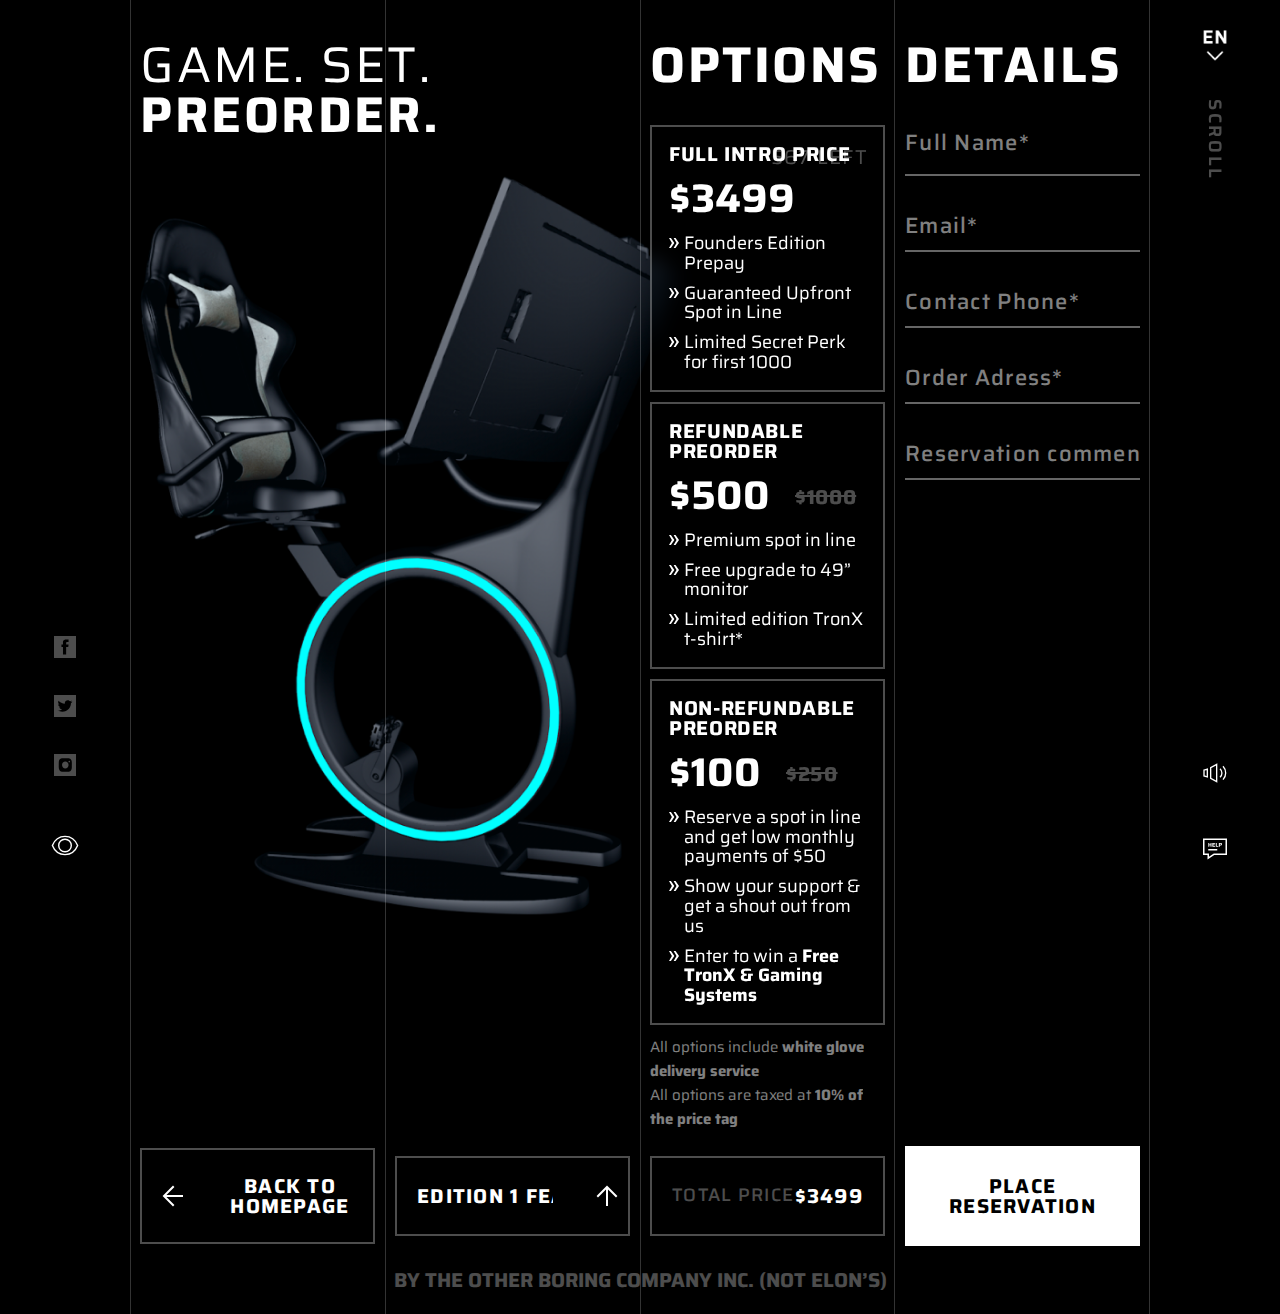
<file: pre-order.html>
<!doctype html>
<html lang="en">

<head>
    <!-- Required meta tags -->
    <meta charset="utf-8">
    <meta name="viewport" content="width=device-width, initial-scale=1, shrink-to-fit=no">
    <meta http-​equiv="ScreenOrientation" content="autoRotate:disabled">
    <!-- Bootstrap CSS -->
    <link rel="stylesheet" type="text/css" href="css/fullpage.css" />
    <link rel="stylesheet" href="css/style.css">
    <title>Tronx</title>
</head>

<body>
    <section class="wrapper">
        <main class="site-main no-bg site-sliders">
            <section class="site-left-bar">
                <div class="site-logo">
                    <a href="index.html">
                       <svg class="mobile-logo" xmlns="http://www.w3.org/2000/svg" viewBox="0 0 164 20" width="164" height="20">
                            <style>
                                tspan { white-space:pre }
                                .shp0 { fill: #ffffff } 
                            </style>
                            <path id="Layer" class="shp0" d="M20.34 3.56L18.01 3.56L18.62 1.46L16.19 3.56L14.71 3.56L13.5 1.46L12.89 3.56L10.55 3.56L11.59 0L14.86 0L15.93 1.92L18.11 0L21.38 0L20.34 3.56Z" />
                            <path id="Layer" class="shp0" d="M29.41 0L29.1 1.05L23.85 1.05L23.78 1.3L28.63 1.3L28.35 2.27L23.5 2.27L23.42 2.51L28.68 2.51L28.37 3.56L21.71 3.56C21.6 3.56 21.5 3.53 21.41 3.48C21.32 3.43 21.24 3.36 21.18 3.28C21.11 3.2 21.06 3.11 21.04 3.02C21 2.92 21 2.83 21.03 2.74L21.6 0.8C21.63 0.68 21.69 0.58 21.79 0.48C21.89 0.38 22 0.3 22.13 0.23C22.25 0.16 22.39 0.1 22.53 0.06C22.68 0.03 22.81 0 22.94 0L29.41 0Z" />
                            <path id="Layer" class="shp0" d="M37.06 1.34L34.73 1.34L34.39 2.51L31.47 2.51L31.89 1.05L37.14 1.05L37.44 0L30.97 0C30.85 0 30.72 0.03 30.58 0.06C30.43 0.1 30.3 0.16 30.17 0.23C30.04 0.3 29.93 0.38 29.83 0.48C29.73 0.58 29.66 0.68 29.64 0.8L29.07 2.74C29.04 2.83 29.04 2.92 29.07 3.02C29.1 3.11 29.15 3.2 29.21 3.28C29.28 3.36 29.36 3.43 29.45 3.48C29.54 3.53 29.64 3.56 29.74 3.56L35.43 3.56C35.55 3.56 35.67 3.53 35.8 3.47C35.93 3.41 36.06 3.34 36.18 3.26C36.3 3.17 36.4 3.07 36.49 2.97C36.58 2.86 36.64 2.76 36.67 2.66L37.06 1.34Z" />
                            <path id="Layer" fill-rule="evenodd" class="shp0" d="M36.87 3.56L37.65 0.9C37.67 0.81 37.72 0.7 37.82 0.59C37.91 0.49 38.01 0.4 38.13 0.31C38.25 0.22 38.38 0.15 38.51 0.09C38.64 0.03 38.77 0 38.9 0L45.02 0C45.13 0 45.24 0.03 45.34 0.09C45.44 0.15 45.53 0.22 45.6 0.31C45.67 0.4 45.72 0.49 45.76 0.59C45.78 0.7 45.78 0.81 45.76 0.91L44.98 3.56L42.65 3.56L42.98 2.42L39.53 2.42L39.2 3.56L36.87 3.56ZM39.93 1.07L39.85 1.35L43.31 1.35L43.39 1.07L39.93 1.07Z" />
                            <path id="Layer" class="shp0" d="M6.27 20L14.01 20L16.44 11.4L25.12 11.4L26.14 7.78L1.02 7.78L0 11.4L8.7 11.4L6.27 20Z" />
                            <path id="Layer" class="shp0" d="M27.71 7.78L24.26 20L31.88 20L34.26 11.54L45.83 11.54L45.59 12.42L35.24 12.42L34.22 16.04L38.97 16.04L43.18 20L52.98 20L48.43 16.04L49.14 16.04C49.45 16.04 49.79 16 50.19 15.87C50.58 15.73 50.94 15.56 51.29 15.34C51.64 15.12 51.96 14.83 52.25 14.53C52.51 14.22 52.7 13.89 52.83 13.49L53.72 10.35C53.79 10.09 53.76 9.8 53.68 9.49C53.57 9.18 53.42 8.92 53.2 8.66C52.98 8.41 52.72 8.22 52.42 8.04C52.12 7.87 51.81 7.78 51.51 7.78L27.71 7.78Z" />
                            <path id="Layer" fill-rule="evenodd" class="shp0" d="M80.38 17.98C80.08 18.33 79.71 18.66 79.32 18.97C78.93 19.27 78.5 19.52 78.06 19.71C77.63 19.91 77.22 20 76.83 20L56.41 20C56.02 20 55.65 19.91 55.31 19.71C54.96 19.52 54.66 19.27 54.44 18.97C54.2 18.66 54.03 18.33 53.94 17.96C53.85 17.6 53.85 17.25 53.94 16.9L55.65 10.9C55.74 10.55 55.96 10.2 56.26 9.82C56.57 9.47 56.91 9.14 57.3 8.83C57.69 8.52 58.13 8.28 58.58 8.09C59.04 7.89 59.47 7.78 59.86 7.78L80.28 7.78C80.67 7.78 81.01 7.89 81.36 8.09C81.69 8.28 81.97 8.52 82.18 8.83C82.4 9.14 82.58 9.47 82.66 9.82C82.75 10.2 82.77 10.55 82.68 10.85L80.97 16.92C80.88 17.27 80.69 17.63 80.38 17.98ZM63.27 11.45L61.88 16.35L73.36 16.35L74.74 11.45L63.27 11.45Z" />
                            <path id="Layer" fill-rule="evenodd" class="shp0" d="M81.63 20L85.08 7.78L94.91 7.78L103.99 14.97L106.01 7.78L113.78 7.78L110.33 20L100.55 20L91.46 12.81L89.42 20L81.63 20ZM98.29 7.78L104.04 7.78L102.95 11.67L98.29 7.78Z" />
                            <g id="Layer">
                                <path id="Layer" class="shp0" d="M134.89 0L118.63 0L126.58 6.78L127.83 6L122.48 1.43L134.39 1.43L145.64 10.73L164.33 0L147.52 0L143.21 2.68L144.36 3.62L147.92 1.43L158.99 1.43L145.78 9.01L134.89 0Z" />
                                <path id="Layer" fill-rule="evenodd" class="shp0" d="M131.55 10.99L118.35 18.57L129.4 18.57L131.72 16.99L132.84 17.98L129.83 20L113 20L131.69 9.27L142.94 18.57L154.85 18.57L149.07 13.63L150.47 12.92L158.7 20L142.44 20L131.55 10.99ZM131.67 9.52L131.67 9.52L142.87 18.78L131.67 9.52ZM129.76 19.8L129.77 19.8L132.5 17.96L131.7 17.24L131.7 17.24L132.5 17.96L129.76 19.8ZM158.15 19.8L158.15 19.8L150.44 13.16L150.44 13.16L158.15 19.8ZM117.58 18.78L131.57 10.75L117.58 18.78Z" />
                            </g>
                        </svg>
                        <svg class="desktop-logo" xmlns="http://www.w3.org/2000/svg" viewBox="0 0 65 25" width="65" height="25">
                            <path fill="none" stroke="#ffffff" stroke-width="2" id="Layer"
                                d="M18 8L9.66 1L27.42 1L41.38 12.34L61.5 1L43.92 1L39 4" />
                            <path fill="none" stroke="#ffffff" stroke-width="2" id="Layer"
                                d="M47 17L55.34 24L37.57 24L23.62 12.66L3.5 24L21.08 24L24 22" />
                        </svg>
                    </a>
                </div>
                <div class="site-left-btm">
                    <div class="social-links">
                        <ul>
                            <li>
                                <a href="javascript:void(0);">
                                    <svg width="30" height="30" viewBox="0 0 30 30" fill="none"
                                        xmlns="http://www.w3.org/2000/svg">
                                        <path opacity="0.3" fill-rule="evenodd" clip-rule="evenodd"
                                            d="M0 0V30H30V0H0ZM19.8464 8.25607H17.5015C17.0371 8.25607 16.5684 8.73607 16.5684 9.09317V11.4842H19.8418C19.71 13.3176 19.4394 14.9942 19.4394 14.9942H16.5516V25.3846H12.2484V14.9931H10.1536V11.4967H12.2484V8.63802C12.2484 8.1153 12.1425 4.61545 16.6575 4.61545H19.8465V8.25607H19.8464Z"
                                            fill="white" />
                                    </svg>
                                </a>
                            </li>
                            <li>
                                <a href="javascript:void(0);">
                                    <svg width="30" height="30" viewBox="0 0 30 30" fill="none"
                                        xmlns="http://www.w3.org/2000/svg">
                                        <path opacity="0.3" fill-rule="evenodd" clip-rule="evenodd"
                                            d="M30 0H0V30H30V0ZM25.1351 9.11608C24.5793 9.89561 23.8651 10.5639 23.0717 11.1209V11.6404C23.0717 16.8006 18.9068 22.7027 11.2516 22.7027C8.87141 22.7027 6.68919 22.0716 4.86486 20.958C5.18159 20.9952 5.49989 21.0324 5.85621 21.0324C7.80089 21.0324 9.58562 20.4013 11.014 19.3617C9.18813 19.3245 7.64094 18.2112 7.12627 16.6517L7.21812 16.6644C7.45724 16.6968 7.67261 16.7261 7.91966 16.7261C8.27597 16.7261 8.67346 16.6517 8.99018 16.5777C7.08668 16.2063 5.65826 14.6472 5.65826 12.754V12.7172C6.2141 13.0141 6.88714 13.1626 7.56176 13.1994C6.41206 12.4943 5.69785 11.3062 5.69785 9.97004C5.69785 9.22772 5.8958 8.55944 6.2537 8.0028C8.31556 10.3414 11.4099 11.9005 14.8606 12.0861C14.7815 11.7888 14.7419 11.4919 14.7419 11.195C14.7419 9.04204 16.6058 7.2973 18.9068 7.2973C19.583 7.2973 20.2212 7.44101 20.7913 7.70825C21.2252 7.91134 21.6195 8.18571 21.9616 8.52222C22.8737 8.33654 23.7859 8.0028 24.5793 7.55701C24.2626 8.48501 23.6275 9.22772 22.755 9.71033C23.5879 9.6359 24.4209 9.4134 25.1351 9.11608Z"
                                            fill="white" />
                                    </svg>
                                </a>
                            </li>
                            <li>
                                <a href="javascript:void(0);">
                                    <svg width="30" height="30" viewBox="0 0 30 30" fill="none"
                                        xmlns="http://www.w3.org/2000/svg">
                                        <path opacity="0.3" fill-rule="evenodd" clip-rule="evenodd"
                                            d="M30 0H0V30H30V0ZM22.831 7.23672C23.8667 8.31913 24.185 9.65094 24.2641 11.1494C24.3449 12.6899 24.3449 17.3101 24.2641 18.8506C24.185 20.3491 23.8667 21.6393 22.831 22.7633C22.3369 23.2803 21.7874 23.6263 21.1935 23.8556C20.5427 24.1066 19.8379 24.2182 19.0889 24.2618C17.6145 24.3453 13.1963 24.3453 11.7219 24.2618C10.2887 24.1786 9.05511 23.8457 7.97984 22.7633C7.20228 21.9192 6.82855 20.9817 6.65752 19.9322C6.60051 19.5842 6.56567 19.2239 6.54666 18.8506C6.4659 17.3101 6.4659 12.6899 6.54666 11.1494C6.58625 10.3909 6.68761 9.67509 6.91248 9.01235C7.1326 8.36624 7.46833 7.77119 7.97984 7.23672C9.05511 6.15432 10.2887 5.82137 11.7219 5.73823C13.1963 5.65469 17.6145 5.65469 19.0889 5.73823C20.5221 5.82137 21.7953 6.15432 22.831 7.23672ZM21.9711 10.3378C21.9711 10.9816 21.4722 11.5034 20.8562 11.5034C20.5712 11.5034 20.3114 11.3917 20.1135 11.2076C19.8855 10.9942 19.7413 10.6835 19.7413 10.3378C19.7413 9.6941 20.2402 9.1723 20.8562 9.1723C21.4722 9.1723 21.9711 9.6941 21.9711 10.3378ZM19.8649 15C19.8649 17.575 17.8679 19.6622 15.4054 19.6622C12.9429 19.6622 10.9459 17.575 10.9459 15C10.9459 12.425 12.9429 10.3378 15.4054 10.3378C17.8679 10.3378 19.8649 12.425 19.8649 15Z"
                                            fill="white" />
                                    </svg>
                                </a>
                            </li>
                        </ul>
                    </div>
                    <div class="view">
                        <a href="javascript:void(0);" class="hide"><img src="images/view.svg"></a>
                        <a href="javascript:void(0);" class="show"><img src="images/hide.svg"></a>
                    </div>
                </div>
            </section>
            
            <section class="site-content"><!-- border-style -->
                <section class="grid-layout-style">
                    <div></div>
                    <div></div>
                    <div></div>
                    <div></div>
                    <div></div>
                </section>
                <section class="preorder-sec">
                    <div class="detail-content d-flex flex-wrap">
                        <div class="product-view">
                            <h1><div class="visible-text"><span>Game. Set.</span> Preorder.</div> <div class="hidden-text">YoUR BIKE — <span>Your Way</span></div></h1>
                            <div class="pro-img text-center">
                                <img src="images/MegaTronX_Chair.png" alt="MegaTronX" title="MegaTronX">
                            </div>
                        </div>
                        <div class="product-info d-flex">
                            <div class="product-plan">
                                <h2>options</h2>
                                <div class="plan-list">
                                    <div class="plan-cards">
                                        <h3>FULL Intro Price</h3>
                                        <div class="pro-left">567 left</div>
                                        <span class="price">$3499</span>
                                        <ul>
                                            <li>Founders Edition Prepay</li>
                                            <li>Guaranteed Upfront Spot in Line</li>
                                            <li>Limited Secret Perk for first 1000</li>
                                        </ul>
                                    </div>
                                    <div class="plan-cards">
                                        <h3>refundable preorder</h3>
                                        <span class="price">$500 <span class="old-price">$1000</span></span>
                                        <ul>
                                            <li>Premium spot in line</li>
                                            <li>Free upgrade to 49” monitor</li>
                                            <li>Limited edition TronX t-shirt*</li>
                                        </ul>
                                    </div>
                                    <div class="plan-cards">
                                        <h3>NON-refundable preorder</h3>
                                        <span class="price">$100 <span class="old-price">$250</span></span>
                                        <ul>
                                            <li>Reserve a spot in line and get low monthly payments of $50</li>
                                            <li>Show your support & get a shout out from us</li>
                                            <li>Enter to win a <span>Free TronX & Gaming Systems</span></li>
                                        </ul>
                                    </div>
                                    <p>All options include <span>white glove delivery service</span></p>
                                    <p>All options are taxed at <span>10% of the price tag</span></p>
                                </div>
                            </div>
                            <div class="product-details form-style">
                                <h2>details</h2>
                                <form>
                                    <div class="form-group">
                                        <input type="text" name="name" class="form-control pt-0" placeholder="Full Name*">
                                    </div>
                                    <div class="form-group">
                                        <input type="mail" name="mail" class="form-control" placeholder="Email*">
                                    </div>
                                    <div class="form-group">
                                        <input type="text" name="number" class="form-control" placeholder="Contact Phone*">
                                    </div>
                                    <div class="form-group">
                                        <input type="text" name="address" class="form-control" placeholder="Order Adress*">
                                    </div>
                                    <div class="form-group">
                                        <input type="text" name="comment" class="form-control" placeholder="Reservation comment">
                                    </div>
                                </form>
                            </div>
                        </div>
                        <div class="pro-options-bar">
                            <ul class="d-flex align-items-center">
                                <li>
                                    <a href="javascript:void(0);" class="back-to-home hover-style-2 border-btn">
                                        <svg width="21" height="22" viewBox="0 0 21 22" fill="none" xmlns="http://www.w3.org/2000/svg">
                                            <path d="M11 2L2 11L11 20" stroke="white" stroke-width="2" stroke-linecap="square"/>
                                            <path d="M3 11H20" stroke="white" stroke-width="2" stroke-linecap="square"/>
                                        </svg> 
                                        Back to homepage
                                    </a>
                                </li>
                                <li>
                                    <select id="year" class="border-btn select-box">
                                        <option value="hide">Edition 1 Features </option>
                                        <option value="2010">» 34″ Curved MONITOR</option>
                                        <option value="2011">» Black color</option>
                                        <option value="2012">» gaming chair</option>
                                        <option value="2013">» standard seat</option>
                                    </select>
                                </li>
                                <li>
                                    <span class="total-price hover-style-2"><label>Total price</label> $3499</span>
                                </li>
                                <li>
                                    <a href="javascript:void(0);" class="border-btn place-resv">place reservation</a>
                                </li>
                            </ul>
                        </div>
                    </div>
                    <p class="c-rights text-center">by the other boring Company INC. (Not elon’s)  </p>
                </section>
            </section>

            <section class="site-right-bar">
                <div class="site-lang">
                    <a href="javascript:void(0);"><img src="images/lang-1.png"></a>
                    <span class="scroll-txt">scroll</span>
                </div>
                <div class="site-right-btm">
                    <div class="sound-effect">
                        <a href="javascript:void(0);" class="mute"><img src="images/speaker.svg"></a>
                        <a href="javascript:void(0);" class="unmute"><img src="images/unmute.svg"></a>
                    </div>
                    <div class="support">
                        <a href="javascript:void(0);">
                            <svg width="32" height="28" viewBox="0 0 32 28" fill="none" xmlns="http://www.w3.org/2000/svg">
                                <path class="chat" d="M7 15H19" stroke="#ffffff" stroke-width="2" />
                                <path class="chat"
                                    d="M14.4453 21.1679L7 26.1315V22V21H6H1V1H31V21H15H14.6972L14.4453 21.1679Z"
                                    stroke="#ffffff" stroke-width="2" />
                                <path class="chat-text"
                                    d="M10.0429 11V8.975H8.39292V11H7.08792V5.84H8.39292V7.85H10.0429V5.84H11.3479V11H10.0429ZM12.4276 11V5.84H16.0876V6.8975H13.7326V7.865H15.7276V8.9225H13.7326V9.9425H16.0876V11H12.4276ZM17.0419 11V5.84H18.3469V9.89H20.3944V11H17.0419ZM21.1142 5.84H23.5667C24.0267 5.84 24.3742 5.9075 24.6092 6.0425C24.8442 6.1775 24.9992 6.3675 25.0742 6.6125C25.1542 6.8575 25.1942 7.185 25.1942 7.595C25.1942 7.98 25.1567 8.295 25.0817 8.54C25.0117 8.785 24.8567 8.98 24.6167 9.125C24.3817 9.27 24.0317 9.3425 23.5667 9.3425H22.4192V11H21.1142V5.84ZM23.0267 8.3C23.2917 8.3 23.4817 8.285 23.5967 8.255C23.7117 8.22 23.7867 8.1575 23.8217 8.0675C23.8567 7.9725 23.8742 7.815 23.8742 7.595C23.8742 7.375 23.8567 7.22 23.8217 7.13C23.7867 7.035 23.7117 6.9725 23.5967 6.9425C23.4867 6.9075 23.2967 6.89 23.0267 6.89H22.4192V8.3H23.0267Z"
                                    fill="#ffffff" />
                            </svg>
                        </a>
                    </div>
                </div>
            </section>
        </main>
    </section>
    <!-- discard modal -->
    <section class="modal discard-modal">
        <div class="modal-dialog">
            <div class="modal-content text-center">
                <span class="close-modal">
                    <img src="images/close.svg" alt="close">
                </span>
                <h2>all your options will be discarded</h2>
                <div class="modal-btn">
                    <a href="javascript:void(0);" class="border-btn cancel-modal">cancel</a>
                    <a href="javascript:void(0);" class="primary-btn sm-btn"><span>Okay</span></a>
                </div>
            </div>
        </div>
    </section>
    <!-- discard modal -->
    <section class="modal set-modal">
        <div class="modal-dialog">
            <div class="modal-content text-center">
                <span class="close-modal">
                    <img src="images/close.svg" alt="close">
                </span>
                <h3>YOU’Re SET</h3>
                <p>Check your Email to confirm your reservation</p>
                <a href="javascript:void(0);" class="primary-btn"><span>got it</span></a>
            </div>
        </div>
    </section>
    <!-- scripts -->
    <script src="https://ajax.googleapis.com/ajax/libs/jquery/3.5.1/jquery.min.js"></script>
    <script type="text/javascript" src="js/fullpage.js"></script>
    <script type="text/javascript" src="js/slick.js"></script>
    <script type="text/javascript" src="js/script.js"></script>
</body>

</html>
</file>
<file: css/style.css>
@import url('https://fonts.googleapis.com/css2?family=Saira:ital,wght@0,100;0,200;0,300;0,400;0,500;0,600;0,700;0,800;0,900;1,100;1,200;1,300;1,400;1,500;1,600;1,700;1,800;1,900&display=swap');
*, *:before, *:after {
	-webkit-box-sizing: border-box;
	box-sizing: border-box;
	font-family: 'Saira', sans-serif;
}

body {
	margin: 0;
	padding: 0;
	font-family: 'Saira', sans-serif;
}

ul {
	margin: 0;
	padding: 0;
	list-style-type: none;
}

a, a:hover, a:focus, path {
	outline: 0;
	text-decoration: none;
	color: inherit;
	-webkit-transition: all 0.3s ease-in;
	-o-transition: all 0.3s ease-in;
	transition: all 0.3s ease-in;
}

img {
	max-width: 100%;
}

.d-flex {
	display: -webkit-box;
	display: -ms-flexbox;
	display: flex;
}
.flex-wrap {
	-ms-flex-wrap: wrap;
	    flex-wrap: wrap;
}
.align-items-center {
	-webkit-box-align: center;
	-ms-flex-align: center;
	align-items: center;
}

.justify-content-center {
	-webkit-box-pack: center;
	-ms-flex-pack: center;
	justify-content: center;
}

.text-center {
	text-align: center!important;
}
.text-right {
	text-align: right!important;
}
.text-left {
	text-align: left!important;
}
.pr-0 {
	padding-right: 0!important;
}
.pt-0 {
	padding-top: 0!important;
}
.wrapper {
	overflow: hidden;
	background-color: #000000;
}
.no-bg {
	background-image: none!important;
}
.site-main {
	padding: 0 200px;
	background-image: url(../images/main.jpg);
	background-repeat: no-repeat;
	background-size: cover;
	background-position: center center;
	min-height: 100vh;
	position: relative;
}

.site-content {
	position: relative;
	min-height: 100vh;
}

.grid-layout-style {
	min-height: 100vh;
	display: -webkit-box;
	display: -ms-flexbox;
	display: flex;
	-webkit-box-pack: justify;
	-ms-flex-pack: justify;
	justify-content: space-between;
	position: absolute;
	top: 0;
	bottom: 0;
	left: 0;
	right: 0;
	pointer-events: none;
}

.grid-layout-style div {
	border-left: 1px solid rgba(255, 255, 255, 0.2);
}

.site-left-bar {
	width: 100%;
	max-width: 200px;
	position: fixed;
	left: 0;
	top: 0;
	bottom: 0;
	display: -webkit-box;
	display: -ms-flexbox;
	display: flex;
	-ms-flex-wrap: wrap;
	flex-wrap: wrap;
	padding: 50px 65px;
	z-index: 1;
}

.site-logo a, .social-links a {
	display: inline-block;
}

.site-logo {
	-ms-flex-item-align: start;
	align-self: flex-start;
	width: 100%;
	text-align: center;
}

.site-logo > a:hover path {
	stroke: #109a9d;
}

.site-logo > a path {
	stroke-dasharray: 660;
	stroke-dashoffset: 660;
	-webkit-animation: logoStroke 7s linear forwards;
	animation: logoStroke 7s linear forwards;
}

@-webkit-keyframes logoStroke {
	to {
		stroke-dashoffset: 0;
	}
}

@keyframes logoStroke {
	to {
		stroke-dashoffset: 0;
	}
}

.social-links li+li {
	margin-top: 4vh;
}

.site-lang,
.site-left-btm .view,
.site-sliders .support,
.ar-view {
	margin-top: 7vh;
}

.site-left-btm {
	-webkit-box-flex: 1;
	-ms-flex-positive: 1;
	flex-grow: 1;
	text-align: center;
	-ms-flex-item-align: end;
	align-self: flex-end;
}

.social-links a:hover path, .social-links a:focus path {
	opacity: 1;
}

.site-right-bar {
	position: fixed;
	right: 0;
	top: 0;
	bottom: 0;
	max-width: 200px;
	width: 100%;
	padding: 50px 65px;
	text-align: center;
	display: -webkit-box;
	display: -ms-flexbox;
	display: flex;
	-ms-flex-wrap: wrap;
	flex-wrap: wrap;
	z-index: 1;
}

.site-right-bar .sound-effect {
	-ms-flex-item-align: start;
	align-self: flex-start;
	width: 100%;
	text-align: center;
}

.site-right-bar .support {
	-ms-flex-positive: 1;
	flex-grow: 1;
	text-align: center;
	-ms-flex-item-align: end;
	align-self: flex-end;
}

.support a:hover .chat, .support a:focus .chat {
	stroke: #ffffff;
}

.support a:hover .chat-text, .support a:focus .chat-text {
	fill: #ffffff;
}

.main-screen {
	padding: 60px 15px;
	position: relative;
	z-index: 1;
}

.main-screen h6 {
	color: #FFFFFF;
	opacity: 0.3;
	font-weight: 700;
	letter-spacing: 4.5vw;
	margin: 0 0 5px;
	text-transform: uppercase;
	font-size: 1.7vw;
}

.main-screen h1 {
	font-weight: 400;
	color: #ffffff;
	text-transform: uppercase;
	margin: 10px 0 70px;
	letter-spacing: 0.6vw;
	font-size: 2.7vw;
	line-height: 1;
}

.main-screen h1 span {
	font-weight: 700;
}

.main-screen p {
	color: #fff;
	text-transform: uppercase;
	font-weight: 600;
	opacity: 0.3;
	font-size: 20px;
	letter-spacing: 0.23vw;
	margin: 15px 0 0;
}
.enter-now-sec .primary-btn {
	min-width: 739px;
	border: 5px solid #fff;
}
.primary-btn {
	display: inline-block;
	background: #fff;
	padding: 15px 40px;
	font-size: 24px;
	color: #000;
	text-transform: uppercase;
	font-weight: 700;
	letter-spacing: 2px;
	overflow: hidden;
	border: 2px solid #fff;
}

.primary-btn:hover, .primary-btn:focus {
	background: transparent;
	color: #fff;
}

.social-links.mobile-social-link {
	display: none;
	position: absolute;
	bottom: 30px;
	right: 0;
	left: 0;
	padding: 0 15px;
}

.social-links.mobile-social-link li+li {
	margin-top: 0;
	margin-left: 40px;
}

.main-mobile-logo {
	display: none;
}

.modal {
	position: fixed;
	top: 0;
	right: 0;
	bottom: 0;
	left: 0;
	z-index: 1050;
	overflow: hidden;
	padding: 0 15px;
	outline: 0;
	z-index: 1072;
	opacity: 0;
	visibility: hidden;
	pointer-events: none;
	background-color: #000;
	background-repeat: no-repeat;
	background-size: cover;
	background-position: center center;
	-webkit-transition: all 0.3s ease-in;
	-o-transition: all 0.3s ease-in;
	transition: all 0.3s ease-in;
}
.welcome-modal.modal {
	background-image: url(../images/modal-bg.jpg);
}
.modal-show .welcome-modal,
.d-show .discard-modal,
.p-show .set-modal {
	opacity: 1;
	visibility: visible;
	pointer-events: all;
	background-color: rgba(0, 0, 0, 0.5);
	overflow-y: auto;
}
.p-show .set-modal {
	background: rgba(0, 0, 0, 0.7);
	-webkit-backdrop-filter: blur(50px);
	        backdrop-filter: blur(50px);
}

.modal .modal-dialog {
	position: relative;
	display: -webkit-box;
	display: -ms-flexbox;
	display: flex;
	-webkit-box-align: center;
	-ms-flex-align: center;
	align-items: center;
	-webkit-box-pack: center;
	-ms-flex-pack: center;
	justify-content: center;
	min-height: calc(100% - (1.75rem * 2));
	pointer-events: none;
	max-width: 750px;
	margin: 1.75rem auto;
	transition: -webkit-transform .3s ease-out;
	transition: transform .3s ease-out;
	transition: transform .3s ease-out, -webkit-transform .3s ease-out;
	-webkit-transform: translate(0, -25%);
	transform: translate(0, -25%);
}

.modal-show .modal .modal-dialog,
.d-show .modal .modal-dialog,
.p-show .modal .modal-dialog {
	-webkit-transform: translate(0, 0);
	transform: translate(0, 0);
}

.modal-content {
	pointer-events: auto;
	border: 2px solid #ffffff;
	outline: 0;
	padding: 50px 20px 20px;
	position: relative;
	width: 100%;
}

.welcome-modal h2 {
	font-size: 50px;
	font-weight: 700;
	color: #ffffff;
	letter-spacing: 23px;
	line-height: 1;
	margin: 0;
}

.welcome-modal p {
	font-size: 20px;
	font-weight: 500;
	color: #ffffff;
	line-height: 1;
	margin: 30px 0 50px;
}

.welcome-modal .form-control {
	margin-bottom: 30px;
	width: 100%;
	min-height: 79px;
	border: 3px solid rgba(255, 255, 255, 0.3);
	font-size: 24px;
	font-weight: 700;
	text-align: center;
	text-transform: uppercase;
	color: rgba(255, 255, 255, 0.3);
	background: transparent;
	letter-spacing: 2px;
	padding: 10px 30px;
	outline: 0;
	border-radius: 0;
	-webkit-transition: all 0.3s ease-in;
	-o-transition: all 0.3s ease-in;
	transition: all 0.3s ease-in;
}

.welcome-modal .form-control:hover, .welcome-modal .form-control:focus {
	border-color: #ffffff;
	color: #ffffff;
	border-radius: 0;
}

.welcome-modal .form-control::-webkit-input-placeholder {
	-webkit-transition: all 0.3s ease-in;
	-o-transition: all 0.3s ease-in;
	transition: all 0.3s ease-in;
}

.welcome-modal .form-control:-ms-input-placeholder {
	-webkit-transition: all 0.3s ease-in;
	-o-transition: all 0.3s ease-in;
	transition: all 0.3s ease-in;
}

.welcome-modal .form-control::placeholder {
	-webkit-transition: all 0.3s ease-in;
	-o-transition: all 0.3s ease-in;
	transition: all 0.3s ease-in;
}

.welcome-modal .form-control:hover::-webkit-input-placeholder {
	color: #ffffff;
}

.welcome-modal .form-control:hover:-ms-input-placeholder {
	color: #ffffff;
}

.welcome-modal .form-control:hover::placeholder {
	color: #ffffff;
}

.welcome-modal .primary-btn {
	min-width: 100%;
	border-width: 3px;
	padding: 17px 40px;
	opacity: 0.5;
	min-height: 79px;
}

.welcome-modal .primary-btn:hover, .welcome-modal .primary-btn:focus {
	opacity: 1;
	background: #fff;
    color: #000;
}

.modal-content .close-modal {
    padding: 5px;
    line-height: 1;
    position: absolute;
    right: 15px;
    top: 15px;
    cursor: pointer;
    -webkit-transition: all 0.3s ease-in;
    -o-transition: all 0.3s ease-in;
    transition: all 0.3s ease-in;
}

.modal-content .close-modal:hover {
	-webkit-transform: rotate( 180deg);
	-ms-transform: rotate( 180deg);
	transform: rotate( 180deg);
}

.welcome-modal .form-control.not-empty {
	color: #ffffff;
	border-color: #ffffff;
}

.welcome-modal .primary-btn.filled {
	opacity: 1;
}

.field-error {
	margin-bottom: 25px;
	font-size: 20px;
	font-weight: 500;
	color: #FF6161;
	line-height: 1.4;
	display: none;
}

.field-error span {
	display: block;
}

.slider-slides {
	position: fixed;
    left: 0;
    right: 0;
    top: 0;
    bottom: 0;
	opacity: 0;
	visibility: hidden;
	pointer-events: none;
	-webkit-transition: all 0.3s ease-in;
	-o-transition: all 0.3s ease-in;
	transition: all 0.3s ease-in;
}
.slider-slides img {
    min-width: 100%;
    min-height: 100%;
}
.fp-viewing-firstPage .slider-images .slide-1,
.fp-viewing-secondPage .slider-images .slide-2,
.fp-viewing-3rdPage .slider-images .slide-3,
.fp-viewing-4thpage .slider-images .slide-4,
.fp-viewing-5thpage .slider-images .slide-5,
.fp-viewing-6thpage .slider-images .slide-6 {
    opacity: 1;
    visibility: visible;
}
.border-style {
    border-left: 1px solid rgba(255, 255, 255, 0.2);
    border-right: 1px solid rgba(255, 255, 255, 0.2);
}
.site-sliders .site-lang {
    margin-top: 0;
    -ms-flex-item-align: start;
    align-self: flex-start;
    width: 100%;
    text-align: center;
}
.site-sliders .site-right-btm {
    -ms-flex-positive: 1;
    flex-grow: 1;
    text-align: center;
    -ms-flex-item-align: end;
    align-self: flex-end;
}
.site-top-bar {
    position: absolute;
    z-index: 1;
    left: 0;
    right: 0;
    top: 0;
    text-align: right;
    padding: 25px 215px;
}
.line-btn {
    display: inline-block;
    padding: 16px 158px 16px 20px;
    border: 2px solid rgba(255,255,255,0.3);
    color: #fff;
    text-transform: uppercase;
    font-weight: 700;
    font-size: 20px;
    letter-spacing: 1.5px;
    position: relative;
}
.line-btn svg {
    position: absolute;
    right: 18px;
    top: 50%;
    -webkit-transform: translateY(-50%);
        -ms-transform: translateY(-50%);
            transform: translateY(-50%);
}
.line-btn:hover,
.line-btn:focus {
	color: #ffffff;
	box-shadow: 0px 0px 5px rgba(0, 255, 255, 0.1), 0px 0px 10px rgba(0, 255, 255, 0.3), 
    0px 0px 50px rgba(0, 255, 255, 0.3), inset 0px 0px 30px rgba(0, 255, 255, 0.5);
    border-color: #ffffff;
    text-shadow: 0px 0px 5px rgba(0, 255, 255, 0.6), 0px 0px 10px rgba(0, 255, 255, 0.3), 0px 0px 50px #00FFFF;
}
.line-btn:hover svg,
.line-btn:focus svg {
    filter: drop-shadow(0px 0px 5px rgba(0, 255, 255, 0.6));
}
.fill-btn {
    display: inline-block;
    padding: 16px 158px 16px 20px;
    border: 1px solid #fff;
    background-color: #ffffff;
    color: #000000;
    text-transform: uppercase;
    font-weight: 700;
    font-size: 20px;
    letter-spacing: 1.5px;
    position: relative;
}
.fill-btn svg {
    position: absolute;
    right: 18px;
    top: 50%;
    -webkit-transform: translateY(-50%);
        -ms-transform: translateY(-50%);
            transform: translateY(-50%);
}
.fill-btn:hover,
.fill-btn:focus {
	box-shadow: 0px 0px 5px rgba(0, 255, 255, 0.1), 0px 0px 10px rgba(0, 255, 255, 0.3), 
    0px 0px 50px rgba(0, 255, 255, 0.3), inset 0px 0px 30px rgba(0, 255, 255, 0.5);
    border-color: rgb(0 255 255 / 30%);
}
.site-top-bar a + a {
	margin-left: 20px;
}
#fp-nav.fp-right {
    right: 98px;
}
#fp-nav ul li {
    width: 7px;
    height: 7px;
    margin: 0;
}
#fp-nav ul li + li {
    margin-top: 4.5vh;
}
#fp-nav ul li a span {
    border-radius: 0;
    height: 7px;
    width: 7px;
    background: rgb(255 255 255 / 50%);
    -webkit-transition: all 0.3s ease-in 0.1s;
	-o-transition: all 0.3s ease-in 0.1s;
	transition: all 0.3s ease-in 0.1s;
}
#fp-nav ul li:hover a span {
    width: 7px;
    height: 7px;
    margin: -2px 0 0 -2px;
    opacity: 0;
}
#fp-nav ul li a.active span {
	display: none;
}
#fp-nav ul li .fp-tooltip {
	-webkit-transition: all 0.3s ease-in 0.1s;
	-o-transition: all 0.3s ease-in 0.1s;
	transition: all 0.3s ease-in 0.1s;
}
#fp-nav ul li .fp-tooltip.fp-right {
    right: -27px;
    top: -24px;
    font-size: 24px;
    font-weight: 700;
    text-shadow: 0 0 10px rgb(0 255 255);
    font-family: 'Saira', sans-serif;
    letter-spacing: 2px;
    pointer-events: none;
    width: 54px!important;
    padding: 10px;
}
.mobile-logo {
    display: none;
}
.menu-tgl {
    position: fixed;
    right: 0;
    padding: 25px 15px;
    top: 0;
    z-index: 1;
    display: none;
    line-height: 1;
}
.site-nav {
    position: fixed;
    left: 0;
    right: 0;
    top: 0;
    bottom: 0;
    background: rgba(0, 0, 0, 0.85);
    -webkit-backdrop-filter: blur(15px);
            backdrop-filter: blur(15px);
    z-index: 101;
    padding: 110px 30px;
    opacity: 0;
    visibility: hidden;
    pointer-events: none;
    -webkit-transition: all 0.3s ease-in;
    -o-transition: all 0.3s ease-in;
    transition: all 0.3s ease-in;
}
.open-tgl .site-nav {
	opacity: 1;
	visibility: visible;
	pointer-events: all;
}
.site-nav #menu a {
    color: #fff;
    font-weight: 400;
    font-size: 30px;
    text-transform: uppercase;
    line-height: 1;
    letter-spacing: 5px;
}
.site-nav #menu {
    text-align: center;
    overflow-y: auto;
    height: 100%;
}
.site-nav #menu li + li{
	margin-top: 50px;
}
.menu-header {
    position: absolute;
    top: 0;
    left: 0;
    right: 0;
    padding: 25px 15px;
    -webkit-box-pack: justify;
        -ms-flex-pack: justify;
            justify-content: space-between;
}
.menu-header > div {
    width: 100%;
}
.menu-header .col-auto {
    width: auto;
    min-width: 65px;
}
.ar-view svg rect {
    -webkit-transition: all 0.3s ease-in;
    -o-transition: all 0.3s ease-in;
    transition: all 0.3s ease-in;
}
.ar-view a:hover rect,
.ar-view a:hover path:last-child,
.ar-view a:focus rect,
.ar-view a:focus path:last-child {
    opacity: 1;
}
.slide-one-conent {
    padding: 0 3vw;
}
.slide-one-logo {
    max-width: 1110px;
    margin: 0 auto 18vh;
}
.slide-one-conent h1 {
    font-weight: 400;
    color: #ffffff;
    text-transform: uppercase;
    margin: 0 0 2.5vh;
    letter-spacing: 0.6vw;
    font-size: 2.4vw;
    line-height: 1;
}
.slide-one-conent h1 span {
    font-weight: 700;
}
.slide-one-conent p {
    margin: 0;
    font-size: 20px;
    font-weight: 600;
    color: rgba(255,255,255,0.3);
    letter-spacing: 0.23vw;
    text-transform: uppercase;
    line-height: 1;
}
.fp-tableCell {
    vertical-align: bottom;
}
.main-inner-content {
    padding-bottom: 25px;
}
.common-style {
    padding-left: 20vw;
    padding-right: 2vw;
    padding-bottom: 25px;
    position: relative;
}
.common-style h2 {
    font-weight: 900;
    color: #fff;
    text-transform: uppercase;
    letter-spacing: 0.4vw;
    line-height: 1;
    margin: 0;
    font-size: 4.6vw;
}
.common-style > p {
    font-size: 1.34vw;
    font-weight: 600;
    color: #ffffff;
    text-transform: uppercase;
    letter-spacing: 0.4vw;
    margin: 3vh 0 7vh;
    line-height: 1;
}
.service-list li {
    display: inline-block;
    vertical-align: top;
    width: 33%;
}
.card-style-1 img {
    height: 60px;
}
.card-style-1 img.company-support {
    height: 32px;
    margin-top: 20px;
}
.card-style-1 h3 {
    margin: 3vh 0 2vh;
    font-weight: 900;
    color: #fff;
    line-height: 1.3;
    text-transform: uppercase;
    font-size: 1.24vw;
    letter-spacing: 0.11vw;
}
.card-style-1 p {
    margin: 0;
    font-weight: 500;
    color: #fff;
    line-height: 1.3;
    font-size: 0.89vw;
    letter-spacing: 0.12vw;
}
.card-style-1 {
    padding-right: 20px;
}
.company-info {
    position: absolute;
    left: 0;
    bottom: 25px;
    padding: 0 20px 0 10px;
    max-width: 330px;
}
.company-info p {
    color: rgb(255 255 255 / 50%);
    line-height: 1.2;
    margin: 0;
    font-weight: 500;
    text-align: left;
    font-size: 1.1vw;
}
.service-list {
    overflow: hidden;
}
.slick-slide {
    outline: none
}
.stock-sec {
    max-width: 740px;
    width: 100%;
    text-align: left;
    display: inline-block;
}
.stock-sec h3 {
    margin: 15px 0 50px;
    line-height: 1;
    font-size: 40px;
    font-weight: 600;
    text-transform: uppercase;
    color: #fff;
    letter-spacing: 0.2vw;
}
.price-list span {
	vertical-align: middle;
}
.price-list .price-tag {
    font-weight: 600;
    color: #fff;
    font-size: 4.3vw;
    letter-spacing: 0.3vw;
    line-height: 1;
    display: inline-block;
}
.price-list .stock {
    font-weight: 400;
    color: rgba(255,255,255,0.3);
    font-size: 30px;
    text-transform: uppercase;
    letter-spacing: 0.3vw;
    margin-left: 1.6vw;
    max-width: 190px;
    display: inline-block;
    line-height: 1.1;
}
.btm-scroll,
.top-scroll {
    margin-bottom: 6vh;
}
.btm-scroll a,
.top-scroll a {
	padding: 5px;
}
.btm-scroll a:hover path,
.top-scroll a:hover path {
	opacity: 1;
}
.fp-viewing-7thpage .btm-scroll {
    display: none;
}
.top-scroll {
	display: none;
}
.fp-viewing-7thpage .top-scroll {
    display: block;
}
.view .show,
.sound-effect .unmute {
    display: none;
}
.site-left-btm .view img {
    height: 35px;
    width: 45px;
}

.acc-panel {
  display: none;
}
.faq-contact-sec,
.site-footer {
    padding: 0 10px;
}
.faq-contact-sec h3 {
	line-height: 1;
    font-weight: 900;
    color: #fff;
    text-transform: uppercase;
    letter-spacing: 0.3vw;
    font-size: 2.7vw;
    margin-bottom: 5vh;
    margin-top: 0;
}
.acc li {
    display: inline-block;
    vertical-align: top;
    width: 49%;
}
.acc li + li {
	padding-left: 15px;
}
.acc-card {
    margin-bottom: 4.5vh;
}
.acc-title {
    font-weight: 500;
    color: #fff;
    letter-spacing: 1px;
    position: relative;
    line-height: 1;
    padding-left: 20px;
    cursor: pointer;
    font-size: 1.3vw;
}
.acc-title:before {
    content: "";
    position: absolute;
    left: 0;
    top: 50%;
    height: 11px;
    width: 12px;
    background-image: url(../images/dbl-arrow.svg);
    background-repeat: no-repeat;
    -webkit-transform: translateY(-50%);
        -ms-transform: translateY(-50%);
            transform: translateY(-50%);
    -webkit-transition: all 0.3s ease-in;
    -o-transition: all 0.3s ease-in;
    transition: all 0.3s ease-in;
}
.acc-title.active:before {
    -webkit-transform: translateY(-50%) rotate(90deg);
    -ms-transform: translateY(-50%) rotate(90deg);
    transform: translateY(-50%) rotate(90deg);
}
.acc-panel {
    font-weight: 500;
    color: rgba(255,255,255,0.65);
    line-height: 1.2;
    margin-top: 20px;
    font-size: 1vw;
}
.faq-contact-sec .col {
    width: 50%;
}
.map-area {
    position: relative;
    max-width: 740px;
}
.map-area .contact-info {
    position: absolute;
    top: 50px;
    left: 30px;
}
.faq-sec {
    padding-top: 5vh;
}
.contact-info li + li {
    margin-top: 3.5vh;
}
.contact-info a, .contact-info li {
    font-size: 18px;
    font-weight: 500;
    color: #fff;
    line-height: 1;
}
.site-footer > div {
	width: 100%;
}
.site-footer .col-auto {
	width: auto;
	min-width: 220px;
}
.footer-logo {
    width: 220px;
    display: inline-block;
    line-height: 1;
}
.com-info {
    margin: 0;
    font-weight: 500;
    font-size: 18px;
    color: rgba(255,255,255,0.5);
    line-height: 1;
    padding: 0 15px;
}
.footer-link a {
	font-weight: 500;
    font-size: 18px;
    color: #ffffff;
    border-bottom: 1px solid;
}
.site-footer {
    margin-top: 13vh;
}
.scroll-txt {
    display: inline-block;
    color: rgba(255,255,255,0.3);
    text-transform: uppercase;
    margin-top: 7vh;
    margin-right: auto;
    font-weight: 600;
    font-size: 18px;
    letter-spacing: 0.2vw;
    line-height: 1;
    -webkit-transform: rotate(90deg);
    -ms-transform: rotate(90deg);
    transform: rotate(90deg);
    position: relative;
    left: -9px;
}
/*.detail-content {
    padding: 0 10px;
    margin: 0 -10px;
}*/
.detail-content > div {
	width: 50%;
	/*padding: 0 10px;*/
}
.detail-content .product-view {
	padding-left: 10px;
}
.pro-img img {
    max-width: 540px;
}
.product-view h1, .product-info h2 {
    font-size: 50px;
    color: #fff;
    font-weight: 700;
    text-transform: uppercase;
    letter-spacing: 0.2vw;
    margin: 0 0 35px;
    line-height: 1;
}
.product-view h1 span {
	font-weight: 400;
}
.product-view .hidden-text {
	display: none;
}
.product-view.title-show .hidden-text {
	display: block;
}
.product-view.title-show .visible-text {
	display: none;
}
.product-info.d-flex > div {
    width: 50%;
    padding: 0 10px;
}
.product-info > div {
	padding: 0 10px;
}
.preorder-sec,
.customize-sec {
    padding-top: 40px;
}
.plan-cards {
	cursor: pointer;
    border: 2px solid rgba(255, 255, 255, 0.3);
    padding: 17px;
    margin-bottom: 10px;
    -webkit-backdrop-filter: blur(10px);
            backdrop-filter: blur(10px);
    -webkit-transition: all 0.3s ease-in;
    -o-transition: all 0.3s ease-in;
    transition: all 0.3s ease-in;
}
.plan-cards:hover,
.plan-cards.active {
	background: #FFFFFF;
	box-shadow: 0px 0px 5px rgba(0, 255, 255, 0.3), 0px 0px 20px rgba(0, 255, 255, 0.04), 0px 0px 130px rgba(0, 255, 255, 0.5);
}
.plan-cards h3 {
    font-size: 20px;
    font-weight: 700;
    color: #fff;
    text-transform: uppercase;
    margin: 0;
    line-height: 1;
    letter-spacing: 0.05vw;
    webkit-transition: all 0.3s ease-in;
    -o-transition: all 0.3s ease-in;
    transition: all 0.3s ease-in;
}
.plan-cards:hover h3,
.plan-cards.active h3 {
	color: #000000;
}
.plan-cards .price {
    font-size: 40px;
    font-weight: 700;
    color: #fff;
    line-height: 1;
    display: block;
    margin: 15px 0;
    webkit-transition: all 0.3s ease-in;
    -o-transition: all 0.3s ease-in;
    transition: all 0.3s ease-in;
}
.plan-cards:hover .price,
.plan-cards.active .price {
	color: #000000;
}
.plan-cards .price .old-price {
    text-decoration-line: line-through;
    text-transform: uppercase;
    color: #FFFFFF;
    opacity: 0.3;
    font-size: 20px;
    font-weight: 700;
    letter-spacing: 0.05vw;
    vertical-align: middle;
    margin-left: 15px;
    position: relative;
    top: -2px;
    webkit-transition: all 0.3s ease-in;
    -o-transition: all 0.3s ease-in;
    transition: all 0.3s ease-in;
}
.plan-cards:hover .price .old-price,
.plan-cards.active .price .old-price {
	color: #000000;
}
.plan-cards .pro-left {
    font-size: 20px;
    color: #fff;
    opacity: 0.3;
    text-transform: uppercase;
    position: absolute;
    right: 15px;
    top: 20px;
    letter-spacing: 0.1vw;
    line-height: 1;
    webkit-transition: all 0.3s ease-in;
    -o-transition: all 0.3s ease-in;
    transition: all 0.3s ease-in;
}
.plan-cards:hover .pro-left,
.plan-cards.active .pro-left {
	color: #000000;
}
.plan-cards li {
    font-size: 18px;
    color: #fff;
    line-height: 1.1;
    padding-left: 15px;
    position: relative;
    webkit-transition: all 0.3s ease-in;
    -o-transition: all 0.3s ease-in;
    transition: all 0.3s ease-in;
}
.plan-cards:hover li,
.plan-cards.active li {
	color: #000000;
}
.plan-cards li:before {
    content: "";
    position: absolute;
    left: 0;
    top: 4px;
    background-image: url(../images/dbl-arrow.svg);
    background-repeat: no-repeat;
    height: 11px;
    width: 12px;
    webkit-transition: all 0.3s ease-in;
    -o-transition: all 0.3s ease-in;
    transition: all 0.3s ease-in;
}
.plan-cards:hover li:before,
.plan-cards.active li:before {
	background-image: url(../images/dbl-arrow-dark.svg);
}
.plan-cards li + li {
    margin-top: 10px;
}
.plan-list > p {
    color: #fff;
    margin: 0;
    opacity: 0.5;
    font-size: 15px;
}

.plan-list > p:last-child {
    padding-bottom: 15px;
}
.plan-list > p span,
.plan-cards li span {
    font-weight: 700;
}
/*.product-details {
    padding-left: 10px;
}*/
.form-style .form-group {
    line-height: 1;
    margin-bottom: 25px;
}
.form-style .form-control {
    border-width: 0 0 2px 0;
    border-bottom: 2px solid rgb(255 255 255 / 40%);
    background: transparent;
    -webkit-appearance: none;
       -moz-appearance: none;
            appearance: none;
    width: 100%;
    color: #ffffff;
    font-size: 22px;
    font-weight: 500;
    letter-spacing: 0.1vw;
    padding: 15px 0;
    line-height: 1;
    height: 51px;
    outline: 0;
    -webkit-transition: all 0.3s ease-in;
    -o-transition: all 0.3s ease-in;
    transition: all 0.3s ease-in;
}
.form-style .form-control:hover,
.form-style .form-control:focus {
	border-color: #ffffff;
}
.form-style .form-control::-webkit-input-placeholder {
  	color: #ffffff;
  	opacity: 0.5;
  	-webkit-transition: all 0.3s ease-in;
    -o-transition: all 0.3s ease-in;
    transition: all 0.3s ease-in;
}
.form-style .form-control::-moz-placeholder {
  	color: #ffffff;
  	opacity: 0.5;
  	-webkit-transition: all 0.3s ease-in;
    -o-transition: all 0.3s ease-in;
    transition: all 0.3s ease-in;
}
.form-style .form-control:-ms-input-placeholder {
  	color: #ffffff;
  	opacity: 0.5;
  	-webkit-transition: all 0.3s ease-in;
    -o-transition: all 0.3s ease-in;
    transition: all 0.3s ease-in;
}
.form-style .form-control:-moz-placeholder {
  	color: #ffffff;
  	opacity: 0.5;
  	-webkit-transition: all 0.3s ease-in;
    -o-transition: all 0.3s ease-in;
    transition: all 0.3s ease-in;
}
.form-style .form-control:hover::-webkit-input-placeholder,
.form-style .form-control:focus::-webkit-input-placeholder {
  	opacity: 1;
}
.form-style .form-control:hover::-moz-placeholder,
.form-style .form-control:focus::-moz-placeholder {
  	opacity: 1;
}
.form-style .form-control:hover:-ms-input-placeholder,
.form-style .form-control:focus:-ms-input-placeholder {
  	opacity: 1;
}
.form-style .form-control:hover:-moz-placeholder,
.form-style .form-control:focus:-moz-placeholder {
  	opacity: 1;
}
input:-webkit-autofill,
input:-webkit-autofill:hover, 
input:-webkit-autofill:focus,
textarea:-webkit-autofill,
textarea:-webkit-autofill:hover,
textarea:-webkit-autofill:focus,
select:-webkit-autofill,
select:-webkit-autofill:hover,
select:-webkit-autofill:focus {
  -webkit-text-fill-color: #fff;
  -webkit-box-shadow: 0 0 0px 1000px #000 inset;
  transition: background-color 5000s ease-in-out 0s;
}
.detail-content .pro-options-bar,
.customize-sec .detail-content .pro-options-bar {
    width: 100%;
    padding: 0 10px;
}
.border-btn {
    border: 2px solid #fff;
    display: inline-block;
    min-height: 80px;
    padding: 26px 20px;
    line-height: 1;
    color: #fff;
    text-align: center;
    font-weight: 700;
    background-color: transparent;
    text-transform: uppercase;
    font-size: 20px;
    cursor: pointer;
    outline: 0;
    position: relative;
    letter-spacing: 0.1vw;
     -webkit-appearance: none;
	       -moz-appearance: none;
	            appearance: none;
    -webkit-transition: all 0.3s ease-in;
    -o-transition: all 0.3s ease-in;
    transition: all 0.3s ease-in;
}
.border-btn:hover,
.border-btn:focus {
	color: #fff;
	background-color: #4c4c4c;
	border-color: rgba(255,255,255,0);
}
.pro-options-bar .border-btn {
	width: 100%;
	border: 2px solid rgba(255,255,255,0.3);
}
.back-to-home.border-btn {
    padding-left: 85px;
}
.hover-style-2:hover,
.hover-style-2:focus {
    border-color: #ffffff!important;
    color: #ffffff!important;
    background-color: transparent!important;
}
.border-btn span {
	font-size: 14px;
	font-weight: 500;
	color: rgba(255,255,255,0.3);
	letter-spacing: 0;
	text-transform: none;
}
.back-to-home.border-btn svg {
	position: absolute;
	left: 20px;
	top: 50%;
	-webkit-transform: translateY(-50%);
	    -ms-transform: translateY(-50%);
	        transform: translateY(-50%);
}
.border-btn.select-box {
    padding-right: 75px;
    background-image: url(../images/arrow-top.svg);
    background-repeat: no-repeat;
    background-position: 95% center;
    -webkit-transition: all 0.3s;
    -o-transition: all 0.3s;
    transition: all 0.3s;
}
.select {
	position: relative;
	cursor: pointer;
}
.select-styled {
    position: absolute;
    top: 0;
    right: 0;
    bottom: 0;
    left: 0;
    padding: 8px 15px;
    -webkit-transition: all 0.3s ease-in;
    -o-transition: all 0.3s ease-in;
    transition: all 0.3s ease-in;
}
.select-options {
    display: none;
    position: absolute;
    bottom: 98%;
    right: 0;
    left: 0;
    z-index: 11;
    margin: 0;
    padding: 0;
    list-style: none;
    border: 2px solid #fff;
    border-bottom: 0;
    padding: 7px 20px;
    -webkit-backdrop-filter: blur(20px);
    backdrop-filter: blur(20px);
}
.select-options li {
    color: #fff;
    font-weight: 700;
    font-size: 20px;
    text-transform: uppercase;
    padding: 6px 0;
}
.border-btn.select-box.active,
.select:hover .border-btn.select-box.active {
    border-color: #fff;
    border-top-color: transparent;
}
.select:hover .border-btn.select-box {
	border-color: #ffffff;
}
.border-btn.select-box.active {
	background-image: url(../images/arrow-btm.svg);
}
.pro-options-bar > ul {
	margin: 0 -10px;
}
.pro-options-bar > ul > li {
    width: 25%;
    padding: 0 10px;
}
.total-price {
    border: 2px solid rgba(255,255,255,0.3);
    display: -webkit-box;
    display: -ms-flexbox;
    display: flex;
    -webkit-box-pack: justify;
        -ms-flex-pack: justify;
            justify-content: space-between;
    min-height: 80px;
    padding: 28px 20px;
    line-height: 1;
    width: 100%;
    color: #fff;
    text-align: center;
    font-weight: 700;
    background-color: transparent;
    text-transform: uppercase;
    font-size: 20px;
    outline: 0;
    position: relative;
    letter-spacing: 0.1vw;
    -webkit-appearance: none;
    -webkit-transition: all 0.3s ease-in;
    -o-transition: all 0.3s ease-in;
    transition: all 0.3s ease-in;
}
.total-price label {
	font-size: 18px;
	font-weight: 500;
	opacity: 0.3;
	pointer-events: none;
}
.border-btn.place-resv {
	background-color: #ffffff;
	color: #000;
	padding: 28px 20px;
}
.border-btn.place-resv:hover,
.border-btn.place-resv:focus {
	background-color: #ccc;
}
.select-options li[rel="hide"] {
  display: none;
}
.c-rights {
	font-weight: 700;
	font-size: 20px;
	color: #ffffff;
	opacity: 0.3;
	text-transform: uppercase;
	margin: 0;
	padding: 18px 10px;
}
.product-view h1 img {
    max-width: 250px;
    position: relative;
    top: 5px;
}
.customize-sec .detail-content > div {
    width: 75%;
}
.customize-sec .detail-content > .product-info {
    width: 25%;
}
.radio-style input {
    display: none;
}
.radio-style label {
	line-height: 1;
	text-align: center;
    border: 2px solid rgba(255,255,255,0.3);
    display: block;
    padding: 4px 10px;
    min-height: 80px;
    font-size: 18px;
    font-weight: 700;
    cursor: pointer;
    position: relative;
    text-transform: uppercase;
    color: rgba(255,255,255,0.5);
    /*opacity: 0.5;*/
    display: -webkit-box;
    display: -ms-flexbox;
    display: flex;
    -webkit-box-align: center;
        -ms-flex-align: center;
            align-items: center;
    -webkit-box-pack: center;
        -ms-flex-pack: center;
            justify-content: center;
    -webkit-transition: all 0.3s ease-in;
    -o-transition: all 0.3s ease-in;
    transition: all 0.3s ease-in;
}
.radio-style label:hover {
	background-color: #ffffff;
	color: #000;
	opacity: 1;
}

.radio-style label span {
    display: block;
    font-weight: 400;
    font-size: 14px;
}
.radio-style input[type="radio"]:checked + label{
	background-color: #ffffff;
	color: #000;
	opacity: 1;
}
.radio-style label .popup-info {
    position: absolute;
    right: 100%;
    width: 400px;
    top: -2px;
    z-index: 2;
    background: #000;
    -webkit-backdrop-filter: blur(20px);
            backdrop-filter: blur(20px);
    opacity: 0;
    visibility: hidden;
    pointer-events: none;
    -webkit-transition: all 0.3s ease-in;
    -o-transition: all 0.3s ease-in;
    transition: all 0.3s ease-in;
}
.radio-style label:hover .popup-info {
	opacity: 1;
	visibility: visible;
}
.monitor-sec ul,
.color-sec ul,
.chair-sec ul,
.seat-sec ul {
    margin: 0 -5px;
}
.monitor-sec li {
    width: 50%;
    padding: 5px;
}
.top-xl-space {
	margin-top: 50px;
}

.color-sec li {
    width: 33%;
    padding: 0 5px;
}

.chair-sec li,
.seat-sec li {
	width: 50%;
	padding: 0 5px;
}
.discard-modal h2 {
    color: #ffffff;
    text-transform: uppercase;
    font-weight: 700;
    font-size: 50px;
    line-height: 1.2;
    margin: 0 0 40px;
    letter-spacing: 0.3vw;
}
.discard-modal.modal .modal-dialog {
	max-width: 780px;
}
.discard-modal .modal-btn a {
    display: inline-block;
    vertical-align: middle;
    width: 48%;
    margin: 0 6px;
    min-height: 80px;
    padding: 26px 20px;
    font-size: 24px;
    line-height: 1;
}
.discard-modal .modal-content {
    -webkit-backdrop-filter: blur(20px);
            backdrop-filter: blur(20px);
}
.share-config.border-btn {
    padding: 18px 50px 18px 20px;
}
.share-config.border-btn img {
    position: absolute;
    right: 15px;
    top: 50%;
    -webkit-transform: translateY(-50%);
        -ms-transform: translateY(-50%);
            transform: translateY(-50%);
}
.pro-img.lg-view img {
    max-width: 810px;
}
.config-info .c-name,
.config-info .c-total {
    font-size: 24px;
    font-weight: 500;
    color: #fff;
    letter-spacing: 0.1vw;
    line-height: 1;
    display: block;
}
.config-info .c-info,
.config-info .c-total-price {
	letter-spacing: 0.1vw;
    font-size: 24px;
    font-weight: 500;
    text-transform: uppercase;
    color: rgba(255,255,255,0.3);
}
.config-info .c-total,
.config-info .c-total-price {
	font-weight: 700;
}

.config-info .config-row {
    padding: 20px 0;
    -webkit-box-pack: justify;
    -ms-flex-pack: justify;
    justify-content: space-between;
}

.config-info .config-row + .config-row {
    border-top: 1px solid rgba(255,255,255,0.3);
}
.config-table {
    min-height: calc(100vh - 230px);
}
.config-info .primary-btn {
    font-size: 20px;
    text-align: left;
    padding: 28px 70px 28px 20px;
    line-height: 1;
    width: 100%;
    position: relative;
}
.config-info .primary-btn svg {
    position: absolute;
    right: 20px;
    top: 50%;
    -webkit-transform: translateY(-50%);
        -ms-transform: translateY(-50%);
            transform: translateY(-50%);
}
.config-info .primary-btn:hover svg path,
.config-info .primary-btn:focus svg path {
	stroke: #ffffff;
}
.set-modal h3 {
    margin: 0;
    color: #fff;
    font-size: 50px;
    font-weight: 700;
    text-transform: uppercase;
    line-height: 1;
    letter-spacing: 0.8vw;
}
.set-modal p {
    margin: 0;
    color: #fff;
    font-size: 20px;
    font-weight: 500;
    line-height: 1;
    margin: 20px 0 30px;
}
.set-modal .primary-btn {
    width: 100%;
    padding: 18px 40px;
}
.slider-slides video {
    position: fixed;
    left: 0;
    right: 0;
    top: 0;
    bottom: 0;
    min-width: 100%;
    min-height: 100%;
}
.rev-video {
	display: none;
}
/*media query start*/
@media (min-height: 1081px) and (max-width: 1920px) {
    .slide-one-logo {
	    margin: 0 auto 1vh;
	}
	.site-footer {
	    margin-top: 11vh;
	}
}
@media (max-height: 960px) and (max-width: 1600px) {
    .slide-one-logo {
	    margin: 0 auto 10vh;
	}
	.site-footer {
	    margin-top: 7vh;
	}
}
@media (max-height: 1024px) and (max-width: 1280px) {
    .slide-one-logo {
	    margin: 0 auto 10vh;
	}
	.site-footer {
	    margin-top: 7vh;
	}
}

@media (max-width:1600px) {
	.main-screen h1 {
		font-size: 2.5vw;
	}
	.site-main {
		padding: 0 160px;
	}
	.site-left-bar, .site-right-bar {
	    max-width: 160px;
	    padding: 40px;
	}
	#fp-nav.fp-right {
	    right: 79px;
	}
	.card-style-1 p {
	    font-size: 1vw;
	}
	.stock-sec {
	    max-width: 600px;
	}
	.stock-sec h3 {
	    margin: 12px 0 40px;
	    font-size: 32px;
	}
	.price-list .price-tag {
	    font-size: 5vw;
	}
	.common-style {
		padding-bottom: 0;
	}
	.company-info {
	    bottom: 0;
	}
	.scroll-txt {
		margin-left: 5px;
	}
	.com-info,
	.footer-link a {
	    font-size: 16px;
	}
	.site-top-bar {
	    padding: 25px 175px;
	}
	.acc-card {
	    margin-bottom: 4vh;
	}
	
}

@media (max-width:1500px) {
	.main-screen h1 {
		font-size: 2.4vw;
	}
	.enter-now-sec .primary-btn {
		min-width: 709px;
	}
	.company-info {
	    max-width: 260px;
	}
}

@media (max-width:1440px) {
	.main-screen h1 {
		font-size: 2.3vw;
		letter-spacing: 0.75vw;
	}
	.enter-now-sec .primary-btn {
		min-width: 689px;
	}
	.site-main {
		padding: 0 150px;
	}
	.site-left-bar, .site-right-bar {
	    max-width: 150px;
	    padding: 40px;
	}
	.slide-one-conent p {
	    font-size: 15px;
	}
	.site-left-bar .social-links svg {
	    width: 22px;
	    height: 22px;
	}
	.site-left-btm .view img {
	    width: 28px;
	}
	.site-left-bar .ar-view svg {
	    width: 60px;
	    height: 180px;
	}
	.site-lang > a {
	    display: inline-block;
	    width: 26px;
	}
	.site-right-bar .scroll-txt {
	    margin-left: 3px;
	}
	#fp-nav ul li .fp-tooltip.fp-right {
	    font-size: 18px;
	    right: -30px;
	}
	.site-right-bar .sound-effect img {
	    width: 24px;
	    height: 20px;
	}
	.site-right-bar .support svg {
	    width: 24px;
	}
	.btm-scroll a svg, .top-scroll a svg {
	    width: 18px;
	}
	.site-lang, .site-left-btm .view, .site-sliders .support, .ar-view {
	    margin-top: 5vh;
	}
	#fp-nav.fp-right {
	    right: 74px;
	}
	.slide-one-logo {
	    max-width: 830px;
	}
	.card-style-1 h3 {
	    font-size: 1.28vw;
	}
	.common-style {
	    padding-left: 22vw;
	    padding-right: 1vw;
	}
	.stock-sec {
	    max-width: 530px;
	}
	.stock-sec h3 {
	    margin: 10px 0 30px;
	    font-size: 28px;
	}
	.price-list .price-tag {
	    font-size: 5.5vw;
	}
	.price-list .stock {
	    font-size: 30px;
	    max-width: 170px;
	}
	.com-info, .footer-link a {
	    font-size: 14px;
	}
	.footer-logo {
	    width: 165px;
	}
	.line-btn, .fill-btn {
	    font-size: 16px;
	    padding: 13px 72px 13px 15px;
	}
	.line-btn svg {
	    width: 27px;
	    height: 27px;
	    right: 15px;
	    top: 47%;
	}
	.fill-btn svg {
		width: 24px;
		height: 24px;
		right: 15px;
	}
	.card-style-1 img.company-support {
	    height: 28px;
	}
	.acc-panel {
	    margin-top: 15px;
	    font-size: 1vw;
	}
	.company-info p {
	    line-height: 1.5;
	}
	.site-top-bar {
	    padding: 25px 145px;
	}
}

@media (max-width:1367px) {
	.site-lang,
	.site-left-btm .view,
	.site-sliders .support.
	.ar-view  {
		margin-top: 70px;
	}
	.social-links li+li {
		margin-top: 30px;
	}
	.main-screen h1 {
		margin: 10px 0 50px;
	}
	.site-main {
	    padding: 0 130px;
	}
	.site-left-bar, .site-right-bar {
		max-width: 130px;
		padding: 30px;
	}
	.welcome-modal h2 {
		font-size: 40px;
		letter-spacing: 13px;
	}
	.welcome-modal p {
		font-size: 18px;
		margin: 20px 0 40px;
	}
	.welcome-modal .form-control {
		margin-bottom: 25px;
		min-height: 70px;
		font-size: 20px;
	}
	.welcome-modal .primary-btn {
		min-height: 70px;
	}
	#fp-nav.fp-right {
	    right: 64px;
	}
	.company-info {
	    max-width: 235px;
	}
	.common-style {
	    padding-left: 20vw;
	}
	.acc-panel {
	    font-size: 1.1vw;
	}
	.slide-one-logo {
	    max-width: 680px;
	}
}

@media (max-width:1280px) {
	.main-screen h1 {
		letter-spacing: 0.7vw;
	}
	.card-style-1 p {
	    font-size: 1.2vw;
	}
}
@media (max-height: 600px) and (max-width: 1280px) {
    .faq-contact-sec h3 {
	    margin-bottom: 4vh;
	    font-size: 2.5vw;
	}
	.acc-card {
	    margin-bottom: 3vh;
	}
	.contact-info li + li {
	    margin-top: 3vh;
	}
	.site-footer {
	    margin-top: 3vh;
	}
	.main-inner-content {
	    padding-bottom: 15px;
	}
	.site-top-bar {
	    padding: 15px 145px;
	}
}
@media (max-width:1279px) {
	.common-style {
	    padding-left: 15px;
	    padding-right: 15px;
	}
	.company-info {
	    max-width: 100%;
	    position: static;
	    padding: 30px 0 0;
	}
	.stock-sec {
	    display: block;
	}
	.company-info p {
	    font-size: 1.2vw;
	}
}
@media (max-width:1199px) {
	.enter-now-sec {
		max-width: 500px;
		width: 100%;
		margin: 0 auto;
	}
	.enter-now-sec .primary-btn {
		padding: 10px 40px;
		font-size: 21px;
		min-width: 100%;
	}
	.main-screen h1 {
		margin: 10px 0 40px;
		font-size: 2.4vw;
		letter-spacing: 0.6vw;
	}
	.main-screen p {
		line-height: 1.4;
		font-size: 14px;
	}
	.main-screen h6 {
		letter-spacing: 4.1vw;
		font-size: 2vw;
	}
	.welcome-modal .form-control {
		min-height: 60px;
	}
	.welcome-modal .primary-btn {
		min-height: 60px;
		padding: 10px 40px;
	}
	.welcome-modal h2 {
		letter-spacing: 10px;
	}
	.service-list li {
	    width: 32%;
	}
	.card-style-1 h3 {
	    font-size: 1.6vw;
	}
	.card-style-1 p {
	    font-size: 1.4vw;
	}
	.company-info p {
	    font-size: 1.5vw;
	}
	.site-main {
	    padding: 0 110px;
	}
	.site-left-bar, .site-right-bar {
	    max-width: 110px;
	    padding: 30px 20px 20px;
	}
	.common-style > p {
	    font-size: 1.8vw;
	}
	#fp-nav.fp-right {
	    right: 54px;
	}
	.acc-title {
	    font-size: 1.5vw;
	}
	.acc-panel {
	    font-size: 1.3vw;
	}
	.site-top-bar {
	    padding: 15px 125px;
	}
	.map-area .contact-info {
	    top: 20px;
	    left: 20px;
	}
	.contact-info li + li {
	    margin-top: 2vh;
	}
	.price-list .stock {
	    font-size: 20px;
	    max-width: 120px;
	}
}
@media (max-width:1024px) {
	.grid-layout-style {
		display: none;
	}
	.site-content {
		border-left: 1px solid rgba(255, 255, 255, 0.2);
		border-right: 1px solid rgba(255, 255, 255, 0.2);
	}
	.site-top-bar {
		position: fixed;
	}
	.site-lang > a {
	    width: 22px;
	}
}
@media (max-height: 768px) and (max-width: 1024px) {
	.main-inner-content {
	    padding-bottom: 15px;
	}
	.site-top-bar {
	    padding: 15px 125px;
	}
	.site-lang, .site-left-btm .view, .site-sliders .support, .ar-view {
	    margin-top: 3vh;
	}
}
@media (max-width:991px) {
	.site-main {
		padding: 0 90px;
	}
	.site-left-bar, .site-right-bar {
		max-width: 90px;
		padding: 30px 15px 20px;
	}
	.main-screen h1 {
		font-size: 2.2vw;
		margin: 10px 0 30px;
	}
	.enter-now-sec {
		max-width: 350px;
	}
	.enter-now-sec .primary-btn {
		padding: 8px 20px;
		font-size: 18px;
	}
	.main-screen p {
		margin: 10px 0 0;
	}
	.social-links li+li {
		margin-top: 20px;
	}
	.welcome-modal .form-control {
		font-size: 18px;
	}
	.welcome-modal .primary-btn {
		padding: 13px 40px;
	}
	.modal .modal-dialog {
		max-width: 600px;
	}
	.site-left-bar .ar-view svg {
	    width: 50px;
	    height: 155px;
	}
	#fp-nav.fp-right {
	    right: 44px;
	}
	.site-top-bar {
	    padding: 15px 105px;
	}
	.line-btn, .fill-btn {
	    font-size: 14px;
	    padding: 11px 52px 11px 15px;
	}
	.line-btn svg {
	    width: 25px;
	    height: 24px;
	    right: 12px;
	}
	.fill-btn svg {
	    width: 20px;
	    height: 19px;
	    right: 12px;
	}
	.card-style-1 {
	    padding-right: 15px;
	}
	.card-style-1 h3 {
	    font-size: 1.67vw;
	    margin: 2vh 0 1vh;
	}
	.card-style-1 p {
	    font-size: 1.6vw;
	}
	.common-style > p {
	    margin: 2vh 0 6vh;
	}
	.card-style-1 img.company-support {
	    height: 20px;
	    margin-top: 10px;
	}
}
@media (max-height: 1024px) and (max-width: 768px) {
	.slide-one-logo {
	    margin: 0 auto 4vh;
	}
	.site-footer {
	    margin-top: 3vh;
	}
	.slide-one-conent h1 {
	    margin: 0 0 1.5vh;
	}
}

@media (max-width:767px) {
	.site-main {
		padding: 0;
		border: 0;
	}
	.site-right-bar, .site-left-btm {
		display: none;
	}
	.site-left-bar, .site-right-bar {
		max-width: 90px;
		padding: 25px 15px;
		bottom: inherit;
	}
	.main-screen {
		padding: 20px 30px;
	}
	.site-content {
		padding: 90px 0;
	}
	.social-links.mobile-social-link {
		display: block;
	}
	.enter-now-sec .primary-btn {
		border: 3px solid #fff;
	}
	.main-screen h6 {
		font-size: 20px;
	}
	.main-screen h1 {
		font-size: 24px;
		line-height: 1.4;
	}
	.welcome-modal p {
		font-size: 16px;
		margin: 15px 0 30px;
		line-height: 1.4;
	}
	.modal .modal-dialog {
		max-width: 500px;
	}
	.modal-content {
		padding: 40px 20px 20px;
	}
	.welcome-modal h2 {
		letter-spacing: 8px;
		font-size: 35px;
	}
	.welcome-modal .form-control {
		min-height: 50px;
		border-width: 2px;
		font-size: 16px;
		margin-bottom: 15px;
	}
	.welcome-modal .primary-btn {
		padding: 10px 40px;
		font-size: 16px;
		min-height: 50px;
	}
	.modal-content .close-modal {
		right: 10px;
		top: 10px;
	}
	.desktop-logo {
	    display: none;
	}
	.mobile-logo {
	    display: inline-block;
	}
	.site-nav {
	    display: block;
	}
	.menu-tgl {
	    display: inline-block;
	}
	#fp-nav.fp-right {
		display: none;
	}
	.site-top-bar {
		display: none;
	}
}

@media (max-width:575px) {
	.main-screen h6 {
		font-size: 18px;
	}
	.main-screen h1 {
		font-size: 20px;
	}
	.welcome-modal h2 {
		letter-spacing: 5px;
		font-size: 30px;
	}
	.welcome-modal p {
		margin: 10px 0 25px;
	}
}

@media (max-width:480px) {
	.enter-now-sec {
		max-width: 300px;
	}
	.main-screen h6 {
		letter-spacing: 3.4vw;
		font-size: 16px;
		margin-bottom: 15px;
	}
	.main-desktop-logo {
		display: none;
	}
	.main-mobile-logo {
		display: inline-block;
	}
}
</file>
<file: css/fullpage.css>
/*!
 * fullPage 3.0.9
 * https://github.com/alvarotrigo/fullPage.js
 *
 * @license GPLv3 for open source use only
 * or Fullpage Commercial License for commercial use
 * http://alvarotrigo.com/fullPage/pricing/
 *
 * Copyright (C) 2018 http://alvarotrigo.com/fullPage - A project by Alvaro Trigo
 */
html.fp-enabled,
.fp-enabled body {
    margin: 0;
    padding: 0;
    overflow:hidden;

    /*Avoid flicker on slides transitions for mobile phones #336 */
    -webkit-tap-highlight-color: rgba(0,0,0,0);
}
.fp-section {
    position: relative;
    -webkit-box-sizing: border-box; /* Safari<=5 Android<=3 */
    -moz-box-sizing: border-box; /* <=28 */
    box-sizing: border-box;
}
.fp-slide {
    float: left;
}
.fp-slide, .fp-slidesContainer {
    height: 100%;
    display: block;
}
.fp-slides {
    z-index:1;
    height: 100%;
    overflow: hidden;
    position: relative;
    -webkit-transition: all 0.3s ease-out; /* Safari<=6 Android<=4.3 */
    transition: all 0.3s ease-out;
}
.fp-section.fp-table, .fp-slide.fp-table {
    display: table;
    table-layout:fixed;
    width: 100%;
}
.fp-tableCell {
    display: table-cell;
    vertical-align: middle;
    width: 100%;
    height: 100%;
}
.fp-slidesContainer {
    float: left;
    position: relative;
}
.fp-controlArrow {
    -webkit-user-select: none; /* webkit (safari, chrome) browsers */
    -moz-user-select: none; /* mozilla browsers */
    -khtml-user-select: none; /* webkit (konqueror) browsers */
    -ms-user-select: none; /* IE10+ */
    position: absolute;
    z-index: 4;
    top: 50%;
    cursor: pointer;
    width: 0;
    height: 0;
    border-style: solid;
    margin-top: -38px;
    -webkit-transform: translate3d(0,0,0);
    -ms-transform: translate3d(0,0,0);
    transform: translate3d(0,0,0);
}
.fp-controlArrow.fp-prev {
    left: 15px;
    width: 0;
    border-width: 38.5px 34px 38.5px 0;
    border-color: transparent #fff transparent transparent;
}
.fp-controlArrow.fp-next {
    right: 15px;
    border-width: 38.5px 0 38.5px 34px;
    border-color: transparent transparent transparent #fff;
}
.fp-scrollable {
    overflow: hidden;
    position: relative;
}
.fp-scroller{
    overflow: hidden;
}
.iScrollIndicator{
    border: 0 !important;
}
.fp-notransition {
    -webkit-transition: none !important;
    transition: none !important;
}
#fp-nav {
    position: fixed;
    z-index: 100;
    top: 50%;
    opacity: 1;
    transform: translateY(-50%);
    -ms-transform: translateY(-50%);
    -webkit-transform: translate3d(0,-50%,0);
}
#fp-nav.fp-right {
    right: 17px;
}
#fp-nav.fp-left {
    left: 17px;
}
.fp-slidesNav{
    position: absolute;
    z-index: 4;
    opacity: 1;
    -webkit-transform: translate3d(0,0,0);
    -ms-transform: translate3d(0,0,0);
    transform: translate3d(0,0,0);
    left: 0 !important;
    right: 0;
    margin: 0 auto !important;
}
.fp-slidesNav.fp-bottom {
    bottom: 17px;
}
.fp-slidesNav.fp-top {
    top: 17px;
}
#fp-nav ul,
.fp-slidesNav ul {
  margin: 0;
  padding: 0;
}
#fp-nav ul li,
.fp-slidesNav ul li {
    display: block;
    width: 14px;
    height: 13px;
    margin: 7px;
    position:relative;
}
.fp-slidesNav ul li {
    display: inline-block;
}
#fp-nav ul li a,
.fp-slidesNav ul li a {
    display: block;
    position: relative;
    z-index: 1;
    width: 100%;
    height: 100%;
    cursor: pointer;
    text-decoration: none;
}
#fp-nav ul li a.active span,
.fp-slidesNav ul li a.active span,
#fp-nav ul li:hover a.active span,
.fp-slidesNav ul li:hover a.active span{
    height: 12px;
    width: 12px;
    margin: -6px 0 0 -6px;
    border-radius: 100%;
 }
#fp-nav ul li a span,
.fp-slidesNav ul li a span {
    border-radius: 50%;
    position: absolute;
    z-index: 1;
    height: 4px;
    width: 4px;
    border: 0;
    background: #333;
    left: 50%;
    top: 50%;
    margin: -2px 0 0 -2px;
    -webkit-transition: all 0.1s ease-in-out;
    -moz-transition: all 0.1s ease-in-out;
    -o-transition: all 0.1s ease-in-out;
    transition: all 0.1s ease-in-out;
}
#fp-nav ul li:hover a span,
.fp-slidesNav ul li:hover a span{
    width: 10px;
    height: 10px;
    margin: -5px 0px 0px -5px;
}
#fp-nav ul li .fp-tooltip {
    position: absolute;
    top: -2px;
    color: #fff;
    font-size: 14px;
    font-family: arial, helvetica, sans-serif;
    white-space: nowrap;
    max-width: 220px;
    overflow: hidden;
    display: block;
    opacity: 0;
    width: 0;
    cursor: pointer;
}
#fp-nav ul li:hover .fp-tooltip,
#fp-nav.fp-show-active a.active + .fp-tooltip {
    -webkit-transition: opacity 0.2s ease-in;
    transition: opacity 0.2s ease-in;
    width: auto;
    opacity: 1;
}
#fp-nav ul li .fp-tooltip.fp-right {
    right: 20px;
}
#fp-nav ul li .fp-tooltip.fp-left {
    left: 20px;
}
.fp-auto-height.fp-section,
.fp-auto-height .fp-slide,
.fp-auto-height .fp-tableCell{
    height: auto !important;
}

.fp-responsive .fp-auto-height-responsive.fp-section,
.fp-responsive .fp-auto-height-responsive .fp-slide,
.fp-responsive .fp-auto-height-responsive .fp-tableCell {
    height: auto !important;
}

/*Only display content to screen readers*/
.fp-sr-only{
    position: absolute;
    width: 1px;
    height: 1px;
    padding: 0;
    overflow: hidden;
    clip: rect(0, 0, 0, 0);
    white-space: nowrap;
    border: 0;
}
</file>
